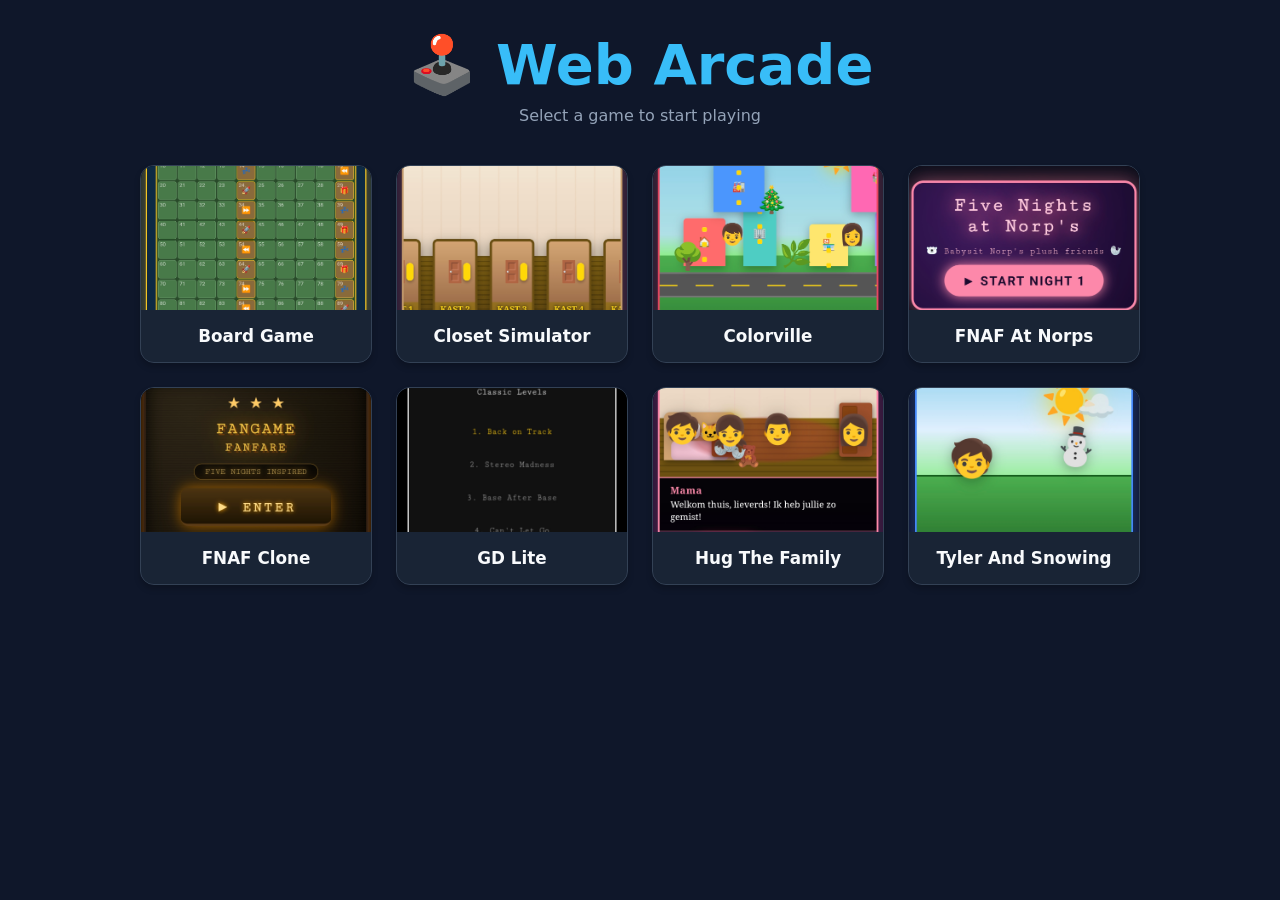
<file: index.html>
<!DOCTYPE html>
<html lang="en">
<head>
    <meta charset="UTF-8">
    <meta name="viewport" content="width=device-width, initial-scale=1.0">
    <title>Web Arcade</title>
    <!-- Links your external style sheet -->
    <link rel="stylesheet" href="style.css">
</head>
<body>

    <!-- TOP NAVIGATION BAR (Shows only when playing a game) -->
    <div id="top-bar">
        <button class="back-btn" onclick="closeGame()">← Back to Arcade</button>
    </div>
    <iframe id="game-frame"></iframe>

    <!-- MAIN ARCADE DASHBOARD -->
    <div id="dashboard" class="main-content">
        <h1>🕹️ Web Arcade</h1>
        <div class="subtitle">Select a game to start playing</div>
        
        <div class="game-grid">
            <div class="game-card" onclick="launchGame('board game.html')">
                <div class="thumb-box"><img src="board game.jpg" alt="Board Game"></div>
                <p class="game-title">Board Game</p>
            </div>
            <div class="game-card" onclick="launchGame('closet simulator.html')">
                <div class="thumb-box"><img src="closet simulator.jpg" alt="Closet Simulator"></div>
                <p class="game-title">Closet Simulator</p>
            </div>
            <div class="game-card" onclick="launchGame('colorville.html')">
                <div class="thumb-box"><img src="colorville.jpg" alt="Colorville"></div>
                <p class="game-title">Colorville</p>
            </div>
            <div class="game-card" onclick="launchGame('fnaf at norps.html')">
                <div class="thumb-box"><img src="fnaf at norps.jpg" alt="FNAF at Norps"></div>
                <p class="game-title">FNAF at Norps</p>
            </div>
            <div class="game-card" onclick="launchGame('fnaf clone.html')">
                <div class="thumb-box"><img src="fnaf clone.jpg" alt="FNAF Clone"></div>
                <p class="game-title">FNAF Clone</p>
            </div>
            <div class="game-card" onclick="launchGame('gd.html')">
                <div class="thumb-box"><img src="gd.jpg" alt="GD Lite"></div>
                <p class="game-title">GD Lite</p>
            </div>
            <div class="game-card" onclick="launchGame('hug the family.html')">
                <div class="thumb-box"><img src="hug the family.jpg" alt="Hug The Family"></div>
                <p class="game-title">Hug The Family</p>
            </div>
            <div class="game-card" onclick="launchGame('Tyler and snowing.html')">
                <div class="thumb-box"><img src="tyler and snowing.jpg" alt="Tyler and Snowing"></div>
                <p class="game-title">Tyler and Snowing</p>
            </div>
        </div>
    </div>

    <script>
        function launchGame(url) {
            document.getElementById('dashboard').style.display = 'none';
            document.getElementById('top-bar').style.display = 'flex';
            
            const frame = document.getElementById('game-frame');
            frame.style.display = 'block';
            frame.src = url;
        }

        function closeGame() {
            const frame = document.getElementById('game-frame');
            frame.style.display = 'none';
            frame.src = ''; 
            
            document.getElementById('top-bar').style.display = 'none';
            document.getElementById('dashboard').style.display = 'flex';
        }
    </script>
</body>
</html>
</file>
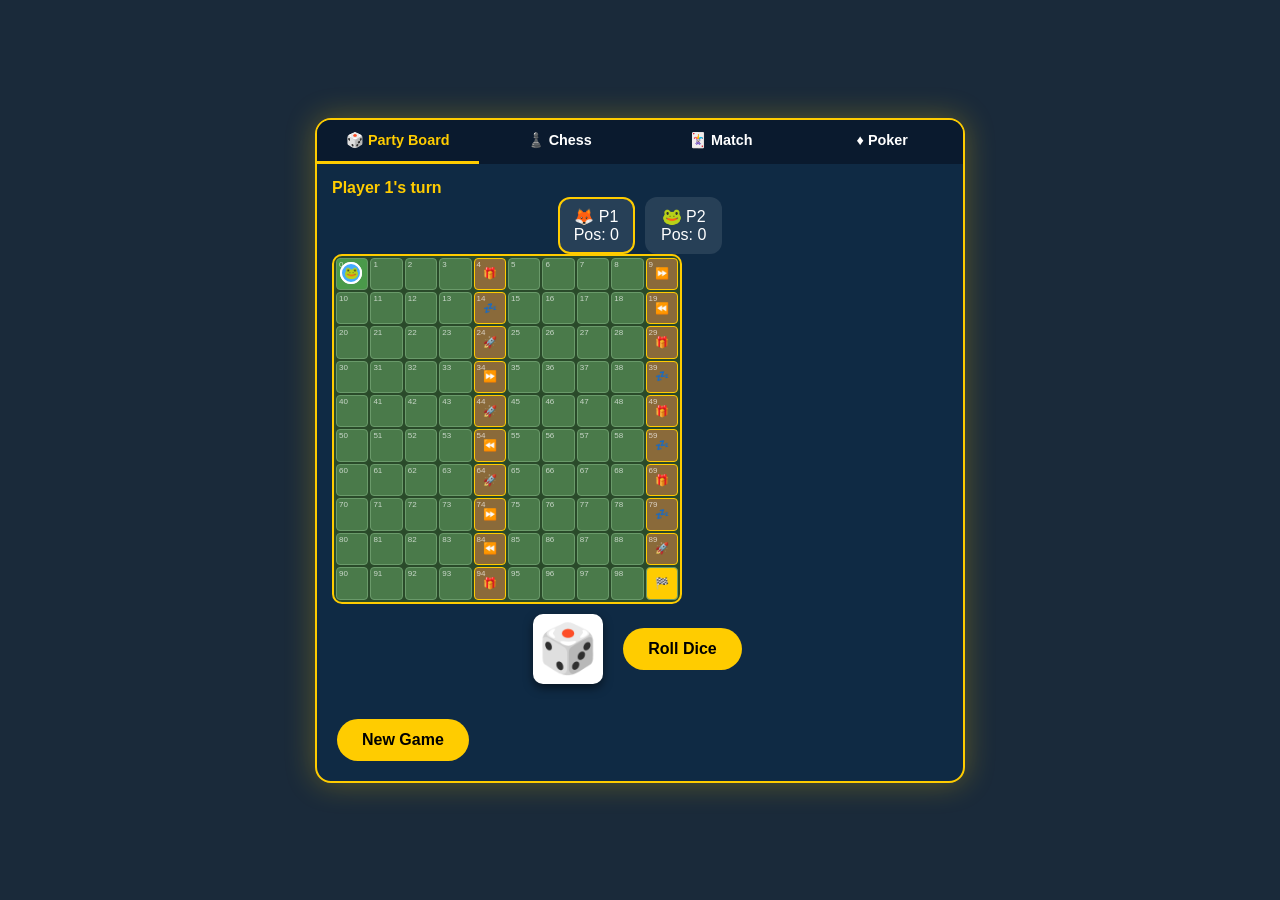
<file: board game.html>
<!DOCTYPE html>
<html lang="en">
<head>
  <meta charset="UTF-8">
  <meta name="viewport" content="width=device-width, initial-scale=1.0, maximum-scale=1.0, user-scalable=yes, viewport-fit=cover">
  <title>Local Multiplayer Hub</title>
  <style>
    * { margin:0; padding:0; box-sizing:border-box; -webkit-tap-highlight-color:transparent; user-select:none; }
    body { background:#1a2a3a; min-height:100vh; display:flex; justify-content:center; align-items:center; font-family:'Segoe UI',Arial,sans-serif; padding:8px; touch-action:manipulation; }
    .hub { width:100%; max-width:650px; background:#0f2a44; border-radius:16px; border:2px solid #ffcc00; overflow:hidden; box-shadow:0 0 30px rgba(255,204,0,0.3); }
    .tabs { display:flex; background:#0a1a2e; }
    .tab-btn { flex:1; padding:12px 5px; background:transparent; border:none; color:#fff; font-weight:bold; cursor:pointer; font-size:0.9rem; border-bottom:3px solid transparent; transition:0.2s; }
    .tab-btn.active { border-bottom-color:#ffcc00; color:#ffcc00; }
    .game-panel { display:none; padding:15px; min-height:400px; }
    .game-panel.active { display:block; }

    /* Shared buttons */
    .btn { background:#ffcc00; border:none; padding:12px 25px; border-radius:25px; font-weight:bold; font-size:1rem; cursor:pointer; margin:5px; }
    .btn:active { background:#ffaa00; transform:scale(0.95); }
    .btn:disabled { opacity:0.5; pointer-events:none; }

    /* Board game */
    .board-grid { display:grid; grid-template-columns:repeat(10,1fr); gap:2px; aspect-ratio:1/1; max-height:350px; background:#2a4a2a; border:2px solid #ffcc00; border-radius:10px; padding:2px; margin-bottom:10px; position:relative; }
    .cell { background:#4a7a4a; border-radius:4px; display:flex; align-items:center; justify-content:center; font-size:0.7rem; color:#fff; position:relative; border:1px solid #6a9a6a; }
    .cell.special { background:#8a6a3a; border-color:#ffcc00; }
    .cell.start { background:#4a9a4a; } .cell.finish { background:#ffcc00; color:#000; }
    .player-token { position:absolute; width:22px; height:22px; border-radius:50%; border:2px solid #fff; display:flex; align-items:center; justify-content:center; font-size:12px; z-index:10; transform:translate(-50%,-50%); transition:left 0.3s,top 0.3s; pointer-events:none; }
    .dice-area { display:flex; align-items:center; gap:15px; justify-content:center; margin:10px 0; }
    .dice { font-size:3rem; width:70px; height:70px; background:#fff; border-radius:10px; display:flex; align-items:center; justify-content:center; box-shadow:0 4px 10px rgba(0,0,0,0.5); }
    @keyframes rollDice { 0%{transform:rotateZ(0deg) scale(1);} 50%{transform:rotateZ(20deg) scale(1.1);} 100%{transform:rotateZ(0deg) scale(1);} }
    .dice.rolling { animation:rollDice 0.5s; }
    .player-info { display:flex; gap:10px; flex-wrap:wrap; justify-content:center; }
    .player-card { background:rgba(255,255,255,0.1); border-radius:12px; padding:8px 14px; text-align:center; color:#fff; border:2px solid transparent; }
    .player-card.active { border-color:#ffcc00; }

    /* Chess */
    .chess-board { display:grid; grid-template-columns:repeat(8,1fr); aspect-ratio:1/1; max-width:350px; margin:0 auto; border:2px solid #ffcc00; }
    .chess-cell { display:flex; align-items:center; justify-content:center; font-size:1.5rem; background:#eee; }
    .chess-cell.dark { background:#6a4e2e; }
    .chess-cell.selected { outline:3px solid #ffcc00; }
    .chess-message { color:#ffcc00; text-align:center; margin:10px 0; }

    /* Card Match */
    .card-grid { display:grid; grid-template-columns:repeat(4,1fr); gap:8px; max-width:350px; margin:0 auto; }
    .card { aspect-ratio:2/3; background:#ffcc00; border-radius:8px; display:flex; align-items:center; justify-content:center; font-size:2rem; cursor:pointer; transition:0.3s; }
    .card.flipped { background:#fff; }
    .card.matched { opacity:0.3; pointer-events:none; }

    /* Poker */
    .poker-table { background:#2e4d2e; border-radius:15px; padding:20px; text-align:center; color:#fff; }
    .hand { display:flex; gap:10px; justify-content:center; flex-wrap:wrap; }
    .poker-card { background:#fff; border-radius:8px; padding:10px 15px; font-size:1.5rem; box-shadow:0 2px 8px rgba(0,0,0,0.3); }
    .controls { margin-top:15px; }
  </style>
</head>
<body>
<div class="hub">
  <div class="tabs">
    <button class="tab-btn active" onclick="switchTab('board')">🎲 Party Board</button>
    <button class="tab-btn" onclick="switchTab('chess')">♟️ Chess</button>
    <button class="tab-btn" onclick="switchTab('cards')">🃏 Match</button>
    <button class="tab-btn" onclick="switchTab('poker')">♦️ Poker</button>
  </div>

  <!-- Party Board -->
  <div id="boardPanel" class="game-panel active">
    <div class="turn-indicator" id="turnText" style="color:#ffcc00; font-weight:bold;">Player 1's turn</div>
    <div class="player-info" id="playerInfo"></div>
    <div class="board-grid" id="boardGrid"></div>
    <div class="dice-area">
      <div class="dice" id="diceDisplay">🎲</div>
      <button class="btn" id="rollBtn">Roll Dice</button>
    </div>
    <div id="messageArea" style="color:#ffcc00; min-height:20px;"></div>
    <button class="btn" onclick="resetBoardGame()">New Game</button>
  </div>

  <!-- Chess -->
  <div id="chessPanel" class="game-panel">
    <div class="chess-message" id="chessMessage">White's turn</div>
    <div class="chess-board" id="chessBoard"></div>
    <button class="btn" onclick="resetChess()">Restart</button>
  </div>

  <!-- Card Match -->
  <div id="cardsPanel" class="game-panel">
    <div class="card-grid" id="cardGrid"></div>
    <div style="color:#ffcc00; text-align:center; margin:10px;" id="cardMessage">Find matching pairs!</div>
    <button class="btn" onclick="resetCardGame()">New Game</button>
  </div>

  <!-- Poker -->
  <div id="pokerPanel" class="game-panel">
    <div class="poker-table">
      <h2>Poker Hand Evaluator</h2>
      <div class="hand" id="pokerHand"></div>
      <div class="controls">
        <button class="btn" onclick="dealPoker()">Deal Hand</button>
        <span id="pokerResult" style="color:#ffcc00; margin-left:15px;"></span>
      </div>
    </div>
  </div>
</div>

<script>
// ---------- TAB SWITCHING ----------
function switchTab(tab) {
  document.querySelectorAll('.tab-btn').forEach(b => b.classList.remove('active'));
  document.querySelectorAll('.game-panel').forEach(p => p.classList.remove('active'));
  if (tab==='board') { document.getElementById('boardPanel').classList.add('active'); document.querySelector('.tab-btn:nth-child(1)').classList.add('active'); }
  else if (tab==='chess') { document.getElementById('chessPanel').classList.add('active'); document.querySelector('.tab-btn:nth-child(2)').classList.add('active'); initChess(); }
  else if (tab==='cards') { document.getElementById('cardsPanel').classList.add('active'); document.querySelector('.tab-btn:nth-child(3)').classList.add('active'); initCardGame(); }
  else if (tab==='poker') { document.getElementById('pokerPanel').classList.add('active'); document.querySelector('.tab-btn:nth-child(4)').classList.add('active'); }
}

// ================== PARTY BOARD GAME ==================
const TOTAL_CELLS = 100, COLS = 10;
let boardPlayers = [], currentPlayer = 0, boardActive = false, isRolling = false;
const playerColors = ['#ff4444','#44aaff','#44ff44','#ffaa44'];
const playerEmojis = ['🦊','🐸','🐼','🦁'];
const specialSpaces = {4:{type:'bonus',icon:'🎁'},9:{type:'move',icon:'⏩',value:3},14:{type:'skip',icon:'💤'},19:{type:'move',icon:'⏪',value:-2},24:{type:'teleport',icon:'🚀',value:40},29:{type:'bonus',icon:'🎁'},34:{type:'move',icon:'⏩',value:4},39:{type:'skip',icon:'💤'},44:{type:'teleport',icon:'🚀',value:60},49:{type:'bonus',icon:'🎁'},54:{type:'move',icon:'⏪',value:-3},59:{type:'skip',icon:'💤'},64:{type:'teleport',icon:'🚀',value:80},69:{type:'bonus',icon:'🎁'},74:{type:'move',icon:'⏩',value:5},79:{type:'skip',icon:'💤'},84:{type:'move',icon:'⏪',value:-4},89:{type:'teleport',icon:'🚀',value:98},94:{type:'bonus',icon:'🎁'},99:{type:'finish',icon:'🏆'}};

function indexToGrid(i) {
  const row = Math.floor(i/COLS);
  const col = row%2===0 ? i%COLS : COLS-1-(i%COLS);
  return {row, col};
}

function createBoard() {
  const grid = document.getElementById('boardGrid');
  grid.innerHTML = '';
  for (let i=0; i<TOTAL_CELLS; i++) {
    const cell = document.createElement('div');
    cell.className = 'cell';
    cell.dataset.index = i;
    const num = document.createElement('span'); num.textContent=i; num.style.fontSize='0.5rem'; num.style.position='absolute'; num.style.top='1px'; num.style.left='2px'; num.style.color='rgba(255,255,255,0.7)';
    cell.appendChild(num);
    if (i===0) cell.classList.add('start');
    if (specialSpaces[i] && i!==99) { cell.classList.add('special'); cell.innerHTML += specialSpaces[i].icon; }
    if (i===99) { cell.classList.add('finish'); cell.innerHTML = '🏁'; }
    grid.appendChild(cell);
  }
}

function createTokens() {
  document.querySelectorAll('.player-token').forEach(t=>t.remove());
  boardPlayers.forEach((p,idx)=>{
    const token = document.createElement('div');
    token.className = 'player-token';
    token.id = `token-${idx}`;
    token.style.background = playerColors[idx];
    token.textContent = playerEmojis[idx];
    document.getElementById('boardGrid').appendChild(token);
  });
  updateAllTokens();
}

function updateTokenPosition(idx) {
  const token = document.getElementById(`token-${idx}`);
  if (!token) return;
  const pos = boardPlayers[idx].position;
  const {row, col} = indexToGrid(pos);
  const cellSize = document.getElementById('boardGrid').clientWidth / COLS;
  token.style.left = (col*cellSize + cellSize/2) + 'px';
  token.style.top = (row*cellSize + cellSize/2) + 'px';
}

function updateAllTokens() { boardPlayers.forEach((_,i)=>updateTokenPosition(i)); }

function updatePlayerInfo() {
  const container = document.getElementById('playerInfo');
  container.innerHTML = '';
  boardPlayers.forEach((p,idx)=>{
    const card = document.createElement('div');
    card.className = 'player-card' + (idx===currentPlayer?' active':'');
    card.innerHTML = `${playerEmojis[idx]} P${idx+1}<br>Pos: ${p.position}` + (p.skipTurn?'<br>SKIP':'');
    container.appendChild(card);
  });
  document.getElementById('turnText').textContent = `Player ${currentPlayer+1}'s turn`;
}

function rollDice() {
  if (!boardActive || isRolling) return;
  if (boardPlayers[currentPlayer].skipTurn) {
    document.getElementById('messageArea').textContent = 'Turn skipped!';
    boardPlayers[currentPlayer].skipTurn = false;
    nextTurn();
    return;
  }
  isRolling = true;
  document.getElementById('rollBtn').disabled = true;
  const dice = document.getElementById('diceDisplay');
  dice.classList.add('rolling');
  const interval = setInterval(()=>{ dice.textContent = ['⚀','⚁','⚂','⚃','⚄','⚅'][Math.floor(Math.random()*6)]; }, 80);
  setTimeout(()=>{
    clearInterval(interval);
    const val = Math.floor(Math.random()*6)+1;
    dice.textContent = ['⚀','⚁','⚂','⚃','⚄','⚅'][val-1];
    dice.classList.remove('rolling');
    movePlayer(val);
  }, 600);
}

function movePlayer(steps) {
  const p = boardPlayers[currentPlayer];
  let target = Math.min(p.position + steps, TOTAL_CELLS-1);
  animateMove(p, target, ()=>{
    p.position = target;
    updateAllTokens();
    checkSpecial(p, target);
  });
}

function animateMove(player, target, cb) {
  let current = player.position;
  if (current===target) { cb(); return; }
  const interval = setInterval(()=>{
    current++;
    player.position = current;
    updateTokenPosition(currentPlayer);
    if (current >= target) { clearInterval(interval); cb(); }
  }, 100);
}

function checkSpecial(player, pos) {
  const s = specialSpaces[pos];
  if (!s) { endMove(false); return; }
  document.getElementById('messageArea').textContent = s.icon + ' ' + (s.type==='finish'?'YOU WIN!':s.type);
  if (s.type==='bonus') { setTimeout(()=>{ endMove(true); }, 500); }
  else if (s.type==='move') {
    let newPos = Math.max(0, Math.min(TOTAL_CELLS-1, pos + s.value));
    setTimeout(()=>{
      animateMove(player, newPos, ()=>{ player.position = newPos; updateAllTokens(); endMove(false); });
    }, 500);
  } else if (s.type==='skip') { player.skipTurn = true; endMove(false); }
  else if (s.type==='teleport') {
    setTimeout(()=>{
      animateMove(player, s.value, ()=>{ player.position = s.value; updateAllTokens(); endMove(false); });
    }, 500);
  } else if (s.type==='finish') {
    boardActive = false; document.getElementById('rollBtn').disabled = true;
    setTimeout(()=>{ alert(`Player ${currentPlayer+1} wins!`); resetBoardGame(); }, 200);
  }
}

function endMove(extraRoll) {
  if (!extraRoll) nextTurn();
  isRolling = false;
  document.getElementById('rollBtn').disabled = false;
  updatePlayerInfo();
  updateAllTokens();
}

function nextTurn() {
  currentPlayer = (currentPlayer+1) % boardPlayers.length;
  updatePlayerInfo();
}

function resetBoardGame() {
  boardActive = false; isRolling = false;
  document.getElementById('rollBtn').disabled = true;
  document.getElementById('diceDisplay').textContent = '🎲';
  document.getElementById('messageArea').textContent = '';
  document.querySelectorAll('.player-token').forEach(t=>t.remove());
  // Reset to 2 players by default
  boardPlayers = [{position:0,skipTurn:false},{position:0,skipTurn:false}];
  currentPlayer = 0;
  boardActive = true;
  document.getElementById('rollBtn').disabled = false;
  createBoard(); createTokens(); updateAllTokens(); updatePlayerInfo();
}

document.getElementById('rollBtn').addEventListener('click', rollDice);
window.addEventListener('resize', ()=>{ if (boardActive) updateAllTokens(); });
createBoard();

// ================== CHESS (simplified) ==================
let chessBoard = [], chessTurn = 'white', selectedCell = null;
function initChess() {
  const board = document.getElementById('chessBoard');
  board.innerHTML = '';
  chessBoard = Array(8).fill().map(()=>Array(8).fill(null));
  // Place pieces: white on bottom (row 6-7), black on top (row 0-1)
  const setup = [
    '♜♞♝♛♚♝♞♜',
    '♟♟♟♟♟♟♟♟',
    '        ',
    '        ',
    '        ',
    '        ',
    '♙♙♙♙♙♙♙♙',
    '♖♘♗♕♔♗♘♖'
  ];
  for (let r=0; r<8; r++) {
    for (let c=0; c<8; c++) {
      const piece = setup[r].trim()[c] || '';
      if (piece !== ' ') chessBoard[r][c] = {type: piece, color: r<=1 ? 'black' : 'white'};
      const cell = document.createElement('div');
      cell.className = 'chess-cell' + ((r+c)%2===0 ? '' : ' dark');
      cell.dataset.row = r; cell.dataset.col = c;
      cell.textContent = piece || '';
      cell.addEventListener('click', ()=>onChessClick(r,c,cell));
      board.appendChild(cell);
    }
  }
  chessTurn = 'white'; selectedCell = null;
  document.getElementById('chessMessage').textContent = 'White\'s turn';
}

function onChessClick(r,c,cell) {
  if (selectedCell && selectedCell.r===r && selectedCell.c===c) {
    cell.classList.remove('selected'); selectedCell = null; return;
  }
  if (selectedCell) {
    // move attempt
    const piece = chessBoard[selectedCell.r][selectedCell.c];
    if (piece && piece.color === chessTurn) {
      // simple validation: must be a different square and not capture own piece
      if ((chessBoard[r][c]===null || chessBoard[r][c].color !== piece.color) &&
          (r!==selectedCell.r || c!==selectedCell.c)) {
        chessBoard[r][c] = piece;
        chessBoard[selectedCell.r][selectedCell.c] = null;
        document.querySelectorAll('.chess-cell').forEach(cell=>cell.classList.remove('selected'));
        selectedCell = null;
        chessTurn = chessTurn==='white'?'black':'white';
        document.getElementById('chessMessage').textContent = chessTurn==='white'?'White\'s turn':'Black\'s turn';
        renderChessBoard();
        return;
      }
    }
    document.querySelectorAll('.chess-cell').forEach(cell=>cell.classList.remove('selected'));
  }
  if (chessBoard[r][c] && chessBoard[r][c].color === chessTurn) {
    cell.classList.add('selected');
    selectedCell = {r,c};
  } else { selectedCell = null; }
}

function renderChessBoard() {
  const board = document.getElementById('chessBoard');
  const cells = board.children;
  for (let r=0; r<8; r++) {
    for (let c=0; c<8; c++) {
      const piece = chessBoard[r][c];
      cells[r*8+c].textContent = piece ? piece.type : '';
    }
  }
}

function resetChess() { initChess(); }

// ================== CARD MATCH ==================
let cardSymbols = '🦊🐸🐼🦁🐱🐶🐰🐻'.split(''), cardDeck = [], cardFlipped = [], cardLocked = false, cardFirst = null;

function initCardGame() {
  const grid = document.getElementById('cardGrid');
  grid.innerHTML = '';
  cardDeck = [...cardSymbols, ...cardSymbols].sort(()=>Math.random()-0.5);
  cardFlipped = new Array(16).fill(false);
  cardLocked = false; cardFirst = null;
  document.getElementById('cardMessage').textContent = 'Find matching pairs!';
  for (let i=0; i<16; i++) {
    const card = document.createElement('div');
    card.className = 'card';
    card.dataset.index = i;
    card.addEventListener('click', ()=>flipCard(i, card));
    grid.appendChild(card);
  }
}

function flipCard(i, card) {
  if (cardLocked || cardFlipped[i]) return;
  card.classList.add('flipped');
  card.textContent = cardDeck[i];
  cardFlipped[i] = true;
  if (!cardFirst) { cardFirst = {i, card}; return; }
  // second card
  if (cardDeck[cardFirst.i] === cardDeck[i]) {
    // match
    cardFirst.card.classList.add('matched');
    card.classList.add('matched');
    document.getElementById('cardMessage').textContent = 'Match!';
    cardFirst = null;
    if (document.querySelectorAll('.card.matched').length === 16) {
      document.getElementById('cardMessage').textContent = 'You win!';
    }
  } else {
    cardLocked = true;
    document.getElementById('cardMessage').textContent = 'No match...';
    setTimeout(()=>{
      cardFirst.card.classList.remove('flipped');
      cardFirst.card.textContent = '';
      card.classList.remove('flipped');
      card.textContent = '';
      cardFlipped[cardFirst.i] = false;
      cardFlipped[i] = false;
      cardFirst = null;
      cardLocked = false;
    }, 800);
  }
}

function resetCardGame() { initCardGame(); }

// ================== POKER ==================
function dealPoker() {
  const suits = ['♠','♥','♦','♣'];
  const values = ['2','3','4','5','6','7','8','9','10','J','Q','K','A'];
  const hand = [];
  for (let i=0; i<5; i++) {
    const suit = suits[Math.floor(Math.random()*4)];
    const val = values[Math.floor(Math.random()*13)];
    hand.push({suit, val});
  }
  document.getElementById('pokerHand').innerHTML = hand.map(c=>`<div class="poker-card">${c.val}${c.suit}</div>`).join('');
  const result = evaluatePoker(hand);
  document.getElementById('pokerResult').textContent = result;
}

function evaluatePoker(hand) {
  const values = hand.map(c=>c.val);
  const suits = hand.map(c=>c.suit);
  const isFlush = suits.every(s=>s===suits[0]);
  const order = ['2','3','4','5','6','7','8','9','10','J','Q','K','A'];
  const indices = values.map(v=>order.indexOf(v)).sort((a,b)=>a-b);
  const isStraight = indices.every((v,i)=>i===0||v===indices[i-1]+1) || (indices.join(',')==='0,1,2,3,12');
  const counts = {}; values.forEach(v=>counts[v]=(counts[v]||0)+1);
  const countVals = Object.values(counts).sort((a,b)=>b-a);
  if (isStraight && isFlush) return 'Straight Flush!';
  if (countVals[0]===4) return 'Four of a Kind!';
  if (countVals[0]===3 && countVals[1]===2) return 'Full House!';
  if (isFlush) return 'Flush!';
  if (isStraight) return 'Straight!';
  if (countVals[0]===3) return 'Three of a Kind!';
  if (countVals[0]===2 && countVals[1]===2) return 'Two Pair!';
  if (countVals[0]===2) return 'One Pair!';
  return 'High Card';
}

// Initialize board game on load
boardPlayers = [{position:0,skipTurn:false},{position:0,skipTurn:false}];
boardActive = true; currentPlayer = 0;
createBoard(); createTokens(); updateAllTokens(); updatePlayerInfo();
document.getElementById('rollBtn').disabled = false;
</script>
</body>
</html>
</file>
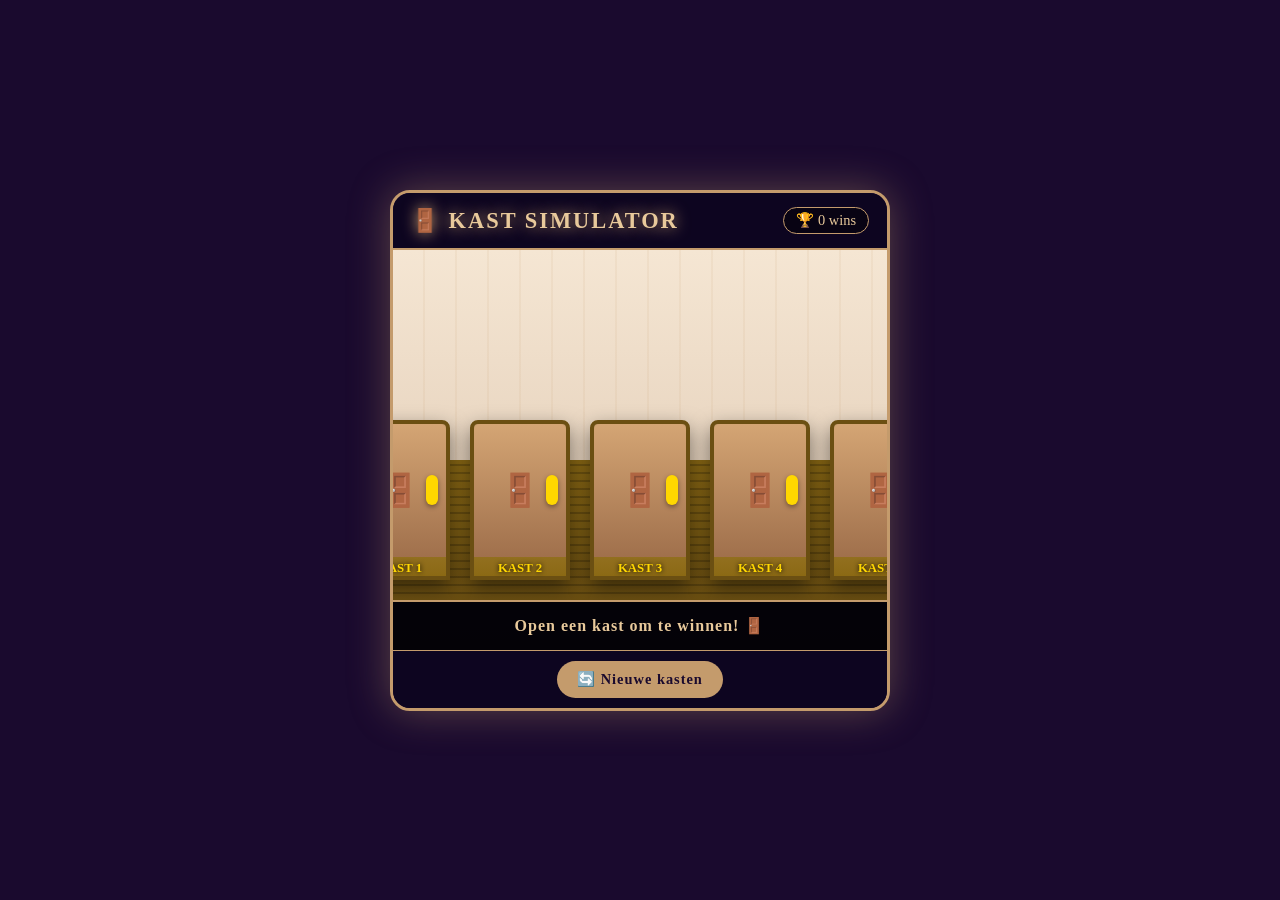
<file: closet simulator.html>
<!DOCTYPE html>
<html lang="nl">
<head>
  <meta charset="UTF-8">
  <meta name="viewport" content="width=device-width, initial-scale=1.0, maximum-scale=1.0, user-scalable=yes, viewport-fit=cover">
  <title>Kast Simulator • Open de juiste kast!</title>
  <style>
    * { margin: 0; padding: 0; box-sizing: border-box; -webkit-tap-highlight-color: transparent; user-select: none; }
    body {
      background: #1a0a2e;
      min-height: 100vh;
      display: flex;
      justify-content: center;
      align-items: center;
      font-family: 'Segoe UI', 'Georgia', serif;
      padding: 8px;
      margin: 0;
      touch-action: manipulation;
    }
    .game-container {
      width: 100%;
      max-width: 500px;
      background: linear-gradient(180deg, #2d1b4e 0%, #1a0a2e 100%);
      border: 3px solid #c49b6c;
      border-radius: 20px;
      overflow: hidden;
      box-shadow: 0 0 40px rgba(196, 155, 108, 0.4);
      position: relative;
    }
    .game-header {
      background: #0d0520;
      padding: 14px 18px;
      display: flex;
      justify-content: space-between;
      align-items: center;
      border-bottom: 2px solid #c49b6c;
    }
    .game-title {
      color: #e8c99b;
      font-size: 1.4rem;
      font-weight: bold;
      letter-spacing: 2px;
      text-shadow: 0 0 15px #c49b6c;
    }
    .score-display {
      color: #e8c99b;
      font-size: 0.9rem;
      background: rgba(0,0,0,0.4);
      padding: 4px 12px;
      border-radius: 15px;
      border: 1px solid #c49b6c;
    }
    .scene {
      width: 100%;
      height: 350px;
      background: linear-gradient(180deg, #2a1a3e 0%, #1a0a2e 40%, #3d2b1a 60%, #2d1b0e 100%);
      position: relative;
      overflow: hidden;
      display: flex;
      align-items: flex-end;
      justify-content: center;
      gap: 20px;
      padding: 20px;
    }
    .wall {
      position: absolute;
      top: 0; width: 100%; height: 60%;
      background: linear-gradient(180deg, #f5e6d3 0%, #e8d5c0 100%);
    }
    .wallpaper {
      position: absolute;
      top: 0; width: 100%; height: 100%;
      background: repeating-linear-gradient(90deg, transparent 0px, transparent 30px, rgba(196,155,108,0.1) 30px, rgba(196,155,108,0.1) 32px);
    }
    .floor {
      position: absolute;
      bottom: 0; width: 100%; height: 40%;
      background: linear-gradient(180deg, #8B6914 0%, #6B4F12 100%);
    }
    .floor-wood {
      position: absolute; bottom: 0; width: 100%; height: 100%;
      background: repeating-linear-gradient(0deg, transparent 0px, transparent 6px, rgba(0,0,0,0.2) 6px, rgba(0,0,0,0.2) 8px);
    }
    .kast {
      width: 100px;
      height: 160px;
      background: linear-gradient(180deg, #c49b6c, #8B6914);
      border: 4px solid #6B4F12;
      border-radius: 8px 8px 0 0;
      cursor: pointer;
      transition: all 0.3s ease;
      z-index: 10;
      display: flex;
      flex-direction: column;
      align-items: center;
      justify-content: center;
      box-shadow: 0 8px 20px rgba(0,0,0,0.5);
    }
    .kast:hover {
      transform: scale(1.05);
      filter: brightness(1.2);
    }
    .kast:active {
      transform: scale(0.95);
    }
    .kast-door {
      width: 100%;
      height: 100%;
      background: linear-gradient(180deg, #d4a574, #a0704c);
      border-radius: 6px 6px 0 0;
      display: flex;
      flex-direction: column;
      align-items: center;
      justify-content: center;
      font-size: 3rem;
      position: relative;
    }
    .kast-handle {
      position: absolute;
      width: 12px;
      height: 30px;
      background: #FFD700;
      border-radius: 6px;
      right: 8px;
      top: 50%;
      transform: translateY(-50%);
      box-shadow: 0 2px 5px rgba(0,0,0,0.4);
    }
    .kast.open {
      background: #3d2b1a;
      transform: scale(1.08);
      box-shadow: 0 0 30px #FFD700;
    }
    .kast.open .kast-door {
      background: #2a1a0e;
    }
    .kast-number {
      font-size: 0.8rem;
      color: #FFD700;
      font-weight: bold;
      margin-top: 4px;
      text-shadow: 0 0 5px black;
    }
    .message-area {
      background: rgba(0,0,0,0.85);
      padding: 12px 18px;
      border-top: 2px solid #c49b6c;
      text-align: center;
      min-height: 50px;
      display: flex;
      align-items: center;
      justify-content: center;
    }
    .message-text {
      color: #e8c99b;
      font-size: 1rem;
      font-weight: bold;
      letter-spacing: 1px;
    }
    .controls {
      background: #0d0520;
      padding: 10px 16px;
      display: flex;
      gap: 8px;
      flex-wrap: wrap;
      border-top: 1px solid #c49b6c;
      justify-content: center;
    }
    .btn {
      background: #c49b6c;
      border: none;
      color: #1a0a2e;
      padding: 10px 20px;
      border-radius: 25px;
      font-size: 0.9rem;
      font-weight: bold;
      cursor: pointer;
      transition: 0.2s;
      letter-spacing: 1px;
      font-family: inherit;
    }
    .btn:hover, .btn:active {
      background: #d4a574;
      box-shadow: 0 0 20px #c49b6c;
      transform: scale(1.05);
    }
    .win-overlay {
      position: absolute;
      top: 0; left: 0; width: 100%; height: 100%;
      background: rgba(0,0,0,0.85);
      z-index: 25;
      display: none;
      flex-direction: column;
      align-items: center;
      justify-content: center;
      gap: 15px;
      animation: fadeIn 0.5s ease-out;
    }
    .win-overlay.active { display: flex; }
    @keyframes fadeIn { 0% { opacity: 0; } 100% { opacity: 1; } }
    .win-title {
      color: #FFD700;
      font-size: 2rem;
      font-weight: bold;
      text-shadow: 0 0 30px #FFD700;
      animation: pulse 1s ease-in-out infinite;
    }
    @keyframes pulse { 0%,100% { transform: scale(1); } 50% { transform: scale(1.1); } }
    .win-message {
      color: #e8c99b;
      font-size: 1rem;
      text-align: center;
      line-height: 1.6;
    }
    .particle {
      position: absolute;
      pointer-events: none;
      z-index: 20;
      animation: floatUp 1.5s ease-out forwards;
    }
    @keyframes floatUp {
      0% { opacity: 1; transform: translateY(0) scale(1); }
      100% { opacity: 0; transform: translateY(-80px) scale(0.5); }
    }
    @media (max-width: 500px) {
      .scene { height: 280px; gap: 10px; padding: 10px; }
      .kast { width: 75px; height: 130px; }
      .kast-door { font-size: 2.5rem; }
    }
  </style>
</head>
<body>
<div class="game-container" id="gameContainer">
  <div class="game-header">
    <span class="game-title">🚪 KAST SIMULATOR</span>
    <span class="score-display">🏆 <span id="winCount">0</span> wins</span>
  </div>

  <div class="scene" id="scene">
    <div class="wall"><div class="wallpaper"></div></div>
    <div class="floor"><div class="floor-wood"></div></div>
    <div id="kastContainer" style="display:flex; gap:20px; z-index:10;"></div>
  </div>

  <div class="message-area">
    <span class="message-text" id="messageText">Open een kast om te winnen! 🚪</span>
  </div>

  <div class="controls">
    <button class="btn" onclick="resetGame()">🔄 Nieuwe kasten</button>
  </div>

  <div class="win-overlay" id="winOverlay">
    <div class="win-title">🎉 GEWONNEN! 🎉</div>
    <div class="win-message" id="winMessage">Je hebt de juiste kast geopend!</div>
    <button class="btn" onclick="resetGame()">🔄 Opnieuw spelen</button>
  </div>
</div>

<script>
(function() {
  let audioCtx = null;
  function initAudio() { if (!audioCtx) audioCtx = new (window.AudioContext||window.webkitAudioContext)(); if (audioCtx.state==='suspended') audioCtx.resume(); }
  
  function playOpenSound(success) {
    try {
      initAudio();
      const now = audioCtx.currentTime;
      const osc = audioCtx.createOscillator();
      const gain = audioCtx.createGain();
      if (success) {
        osc.type = 'triangle';
        osc.frequency.setValueAtTime(523, now);
        osc.frequency.setValueAtTime(659, now + 0.15);
        osc.frequency.setValueAtTime(784, now + 0.3);
        gain.gain.setValueAtTime(0.2, now);
        gain.gain.exponentialRampToValueAtTime(0.001, now + 0.6);
      } else {
        osc.type = 'sine';
        osc.frequency.setValueAtTime(200, now);
        osc.frequency.linearRampToValueAtTime(100, now + 0.3);
        gain.gain.setValueAtTime(0.15, now);
        gain.gain.exponentialRampToValueAtTime(0.001, now + 0.4);
      }
      osc.connect(gain);
      gain.connect(audioCtx.destination);
      osc.start(now);
      osc.stop(now + 0.7);
    } catch(e) {}
  }

  function playWinSound() {
    try {
      initAudio();
      const now = audioCtx.currentTime;
      [523, 659, 784, 1047].forEach((freq, i) => {
        const osc = audioCtx.createOscillator();
        const gain = audioCtx.createGain();
        osc.type = 'triangle';
        osc.frequency.setValueAtTime(freq, now + i * 0.2);
        gain.gain.setValueAtTime(0, now + i * 0.2);
        gain.gain.linearRampToValueAtTime(0.2, now + i * 0.2 + 0.1);
        gain.gain.exponentialRampToValueAtTime(0.001, now + i * 0.2 + 0.5);
        osc.connect(gain);
        gain.connect(audioCtx.destination);
        osc.start(now + i * 0.2);
        osc.stop(now + i * 0.2 + 0.6);
      });
    } catch(e) {}
  }

  const state = {
    numKasten: 5,
    winningKast: 0,
    opened: [],
    wins: 0,
    gameActive: true
  };

  const kastEmojis = ['👻', '🧸', '👾', '🎈', '📦', '🕯️', '🧹', '👕', '🧦', '📚'];
  const winEmojis = ['🌟', '💎', '👑', '🎁', '🏆', '💖', '✨', '🎉'];

  function spawnParticles(x, y, count = 8) {
    const scene = document.getElementById('scene');
    for (let i = 0; i < count; i++) {
      const p = document.createElement('span');
      p.className = 'particle';
      p.textContent = ['✨','💫','⭐','🌟'][Math.floor(Math.random()*4)];
      p.style.left = (x + Math.random() * 40 - 20) + 'px';
      p.style.top = (y + Math.random() * 20) + 'px';
      p.style.fontSize = (1 + Math.random() * 2) + 'rem';
      scene.appendChild(p);
      setTimeout(() => p.remove(), 1500);
    }
  }

  function createKasten() {
    state.winningKast = Math.floor(Math.random() * state.numKasten);
    state.opened = new Array(state.numKasten).fill(false);
    state.gameActive = true;
    document.getElementById('winOverlay').classList.remove('active');
    document.getElementById('messageText').textContent = 'Open een kast om te winnen! 🚪';
    
    const container = document.getElementById('kastContainer');
    container.innerHTML = '';
    
    for (let i = 0; i < state.numKasten; i++) {
      const kast = document.createElement('div');
      kast.className = 'kast';
      kast.dataset.index = i;
      kast.innerHTML = `
        <div class="kast-door">
          <div class="kast-handle"></div>
          <span style="font-size:2rem;">🚪</span>
        </div>
        <div class="kast-number">KAST ${i + 1}</div>
      `;
      kast.addEventListener('click', function() { openKast(i, kast); });
      container.appendChild(kast);
    }
  }

  function openKast(index, kastElement) {
    if (!state.gameActive) return;
    if (state.opened[index]) {
      document.getElementById('messageText').textContent = 'Deze kast is al open! 🚪';
      return;
    }
    
    state.opened[index] = true;
    kastElement.classList.add('open');
    
    if (index === state.winningKast) {
      // WIN!
      state.gameActive = false;
      state.wins++;
      document.getElementById('winCount').textContent = state.wins;
      const winEmoji = winEmojis[Math.floor(Math.random() * winEmojis.length)];
      kastElement.querySelector('.kast-door span').textContent = winEmoji;
      document.getElementById('messageText').textContent = '🎉 GEVONDEN! Dit is de winnende kast!';
      document.getElementById('winMessage').textContent = `Je hebt kast ${index + 1} geopend! ${winEmoji}`;
      playWinSound();
      
      const rect = kastElement.getBoundingClientRect();
      const sceneRect = document.getElementById('scene').getBoundingClientRect();
      spawnParticles(rect.left - sceneRect.left + rect.width/2, rect.top - sceneRect.top);
      
      setTimeout(() => {
        document.getElementById('winOverlay').classList.add('active');
      }, 800);
    } else {
      // Wrong kast
      const randomEmoji = kastEmojis[Math.floor(Math.random() * kastEmojis.length)];
      kastElement.querySelector('.kast-door span').textContent = randomEmoji;
      playOpenSound(false);
      
      const remaining = state.numKasten - state.opened.filter(o => o).length;
      if (remaining > 0) {
        document.getElementById('messageText').textContent = `Leeg! Nog ${remaining} kast(en) over... 🔍`;
      }
    }
  }

  window.resetGame = function() {
    createKasten();
  };

  // Initialize
  createKasten();

  // Keyboard support
  window.addEventListener('keydown', (e) => {
    if (!state.gameActive) return;
    const num = parseInt(e.key);
    if (num >= 1 && num <= state.numKasten) {
      const kastElement = document.querySelector(`.kast[data-index="${num - 1}"]`);
      if (kastElement) openKast(num - 1, kastElement);
    }
    if (e.key === 'r' || e.key === 'R') resetGame();
  });

  console.log('🚪 Kast Simulator klaar!');
  console.log('🎯 Open kast 1-' + state.numKasten + ' om te winnen!');
  console.log('🖱️ Klik op een kast of druk 1-' + state.numKasten + ' op je toetsenbord');
})();
</script>
</body>
</html>
</file>
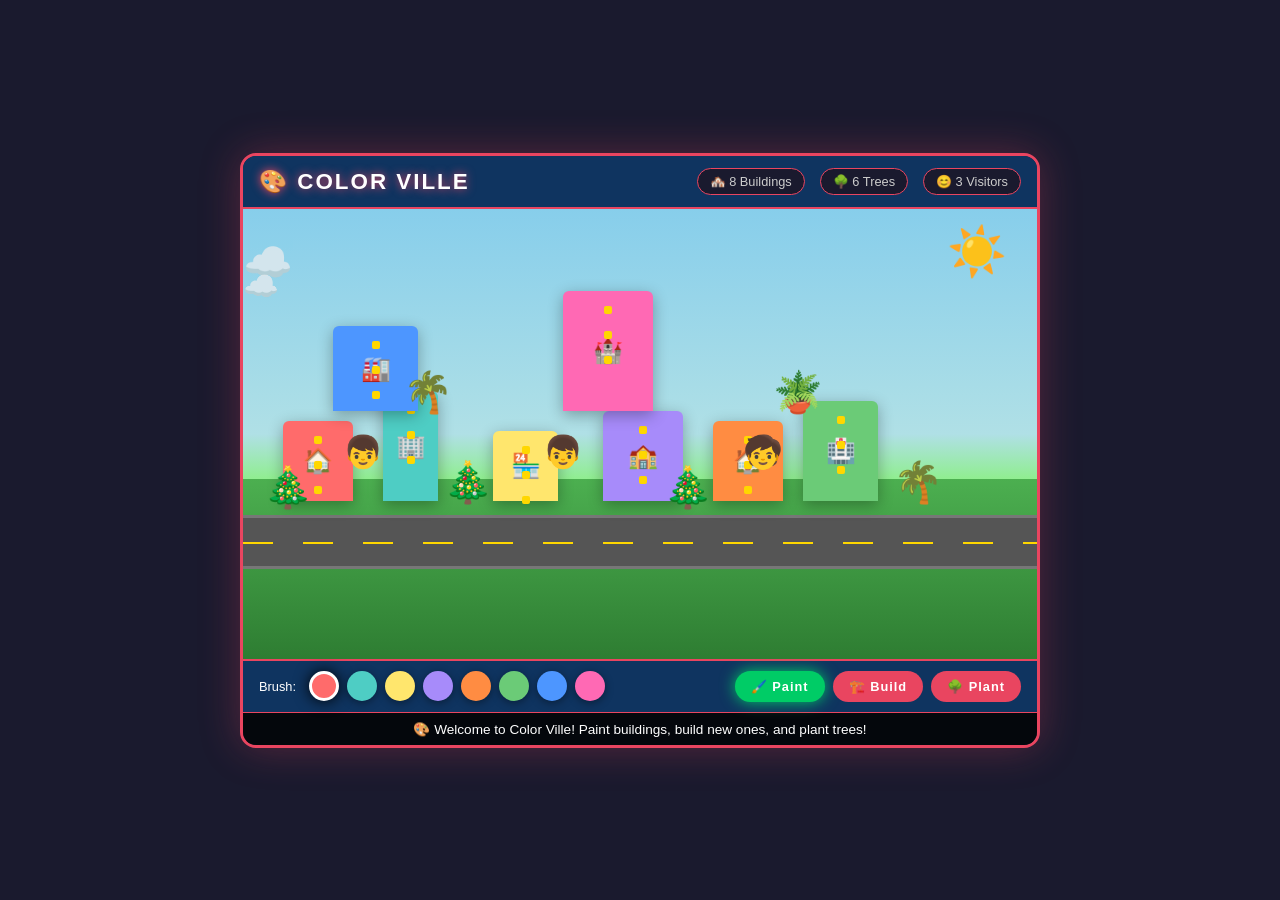
<file: colorville.html>
<!DOCTYPE html>
<html lang="en">
<head>
  <meta charset="UTF-8">
  <meta name="viewport" content="width=device-width, initial-scale=1.0, maximum-scale=1.0, user-scalable=yes">
  <title>Color Ville - Build Your Colorful Town</title>
  <style>
    * {
      margin: 0;
      padding: 0;
      box-sizing: border-box;
      -webkit-tap-highlight-color: transparent;
    }

    body {
      background: #1a1a2e;
      min-height: 100vh;
      display: flex;
      justify-content: center;
      align-items: center;
      font-family: 'Segoe UI', 'Arial', sans-serif;
      padding: 8px;
      margin: 0;
      user-select: none;
    }

    .game-container {
      width: 100%;
      max-width: 800px;
      background: #16213e;
      border: 3px solid #e94560;
      border-radius: 16px;
      overflow: hidden;
      box-shadow: 0 0 40px rgba(233, 69, 96, 0.3);
    }

    .game-header {
      background: #0f3460;
      padding: 12px 16px;
      display: flex;
      justify-content: space-between;
      align-items: center;
      border-bottom: 2px solid #e94560;
      flex-wrap: wrap;
      gap: 8px;
    }

    .game-title {
      color: #fff;
      font-size: 1.4rem;
      font-weight: bold;
      letter-spacing: 2px;
      text-shadow: 0 0 10px #e94560;
    }

    .town-stats {
      display: flex;
      gap: 15px;
      color: #ccc;
      font-size: 0.8rem;
    }

    .stat {
      background: #1a1a2e;
      padding: 5px 12px;
      border-radius: 15px;
      border: 1px solid #e94560;
    }

    .town-area {
      width: 100%;
      height: 450px;
      background: linear-gradient(180deg, #87CEEB 0%, #B0E0E6 50%, #90EE90 60%, #228B22 100%);
      position: relative;
      overflow: hidden;
      cursor: pointer;
    }

    .sky {
      position: absolute;
      top: 0;
      width: 100%;
      height: 50%;
    }

    .sun {
      position: absolute;
      top: 15px;
      right: 30px;
      font-size: 3rem;
      animation: sunGlow 2s ease-in-out infinite;
    }

    @keyframes sunGlow {
      0%, 100% { filter: drop-shadow(0 0 10px #FFD700); }
      50% { filter: drop-shadow(0 0 25px #FFD700); }
    }

    .cloud {
      position: absolute;
      font-size: 2.5rem;
      animation: cloudDrift 12s linear infinite;
      opacity: 0.8;
    }

    .cloud:nth-child(2) { top: 30px; animation-delay: -4s; }
    .cloud:nth-child(3) { top: 60px; animation-delay: -8s; font-size: 1.8rem; }

    @keyframes cloudDrift {
      0% { transform: translateX(-100px); }
      100% { transform: translateX(900px); }
    }

    .ground {
      position: absolute;
      bottom: 0;
      width: 100%;
      height: 40%;
      background: linear-gradient(180deg, #4CAF50, #2E7D32);
    }

    .road {
      position: absolute;
      bottom: 20%;
      width: 100%;
      height: 12%;
      background: #555;
      border-top: 3px solid #777;
      border-bottom: 3px solid #777;
    }

    .road-line {
      position: absolute;
      top: 50%;
      width: 100%;
      height: 2px;
      background: repeating-linear-gradient(90deg, #FFD700 0px, #FFD700 30px, transparent 30px, transparent 60px);
    }

    .building {
      position: absolute;
      border-radius: 6px 6px 0 0;
      cursor: pointer;
      transition: all 0.3s ease;
      display: flex;
      align-items: center;
      justify-content: center;
      font-size: 1.5rem;
      box-shadow: 0 4px 15px rgba(0,0,0,0.3);
    }

    .building:hover {
      transform: scale(1.08);
      z-index: 10;
      filter: brightness(1.2);
    }

    .building .window {
      position: absolute;
      width: 8px;
      height: 8px;
      background: #FFD700;
      border-radius: 2px;
    }

    .tree {
      position: absolute;
      font-size: 2.5rem;
      cursor: pointer;
      transition: 0.3s;
      z-index: 5;
    }

    .tree:hover {
      transform: scale(1.2);
    }

    .character {
      position: absolute;
      font-size: 2rem;
      cursor: pointer;
      transition: 0.3s;
      z-index: 8;
      animation: characterBounce 2s ease-in-out infinite;
    }

    @keyframes characterBounce {
      0%, 100% { transform: translateY(0); }
      50% { transform: translateY(-8px); }
    }

    .character:hover {
      transform: scale(1.3);
      filter: drop-shadow(0 0 10px white);
    }

    /* Color Palette */
    .color-palette {
      background: #0f3460;
      padding: 10px 16px;
      display: flex;
      gap: 8px;
      flex-wrap: wrap;
      align-items: center;
      border-top: 2px solid #e94560;
    }

    .color-swatch {
      width: 30px;
      height: 30px;
      border-radius: 50%;
      cursor: pointer;
      border: 3px solid transparent;
      transition: 0.2s;
      box-shadow: 0 2px 8px rgba(0,0,0,0.4);
    }

    .color-swatch:hover {
      transform: scale(1.2);
    }

    .color-swatch.selected {
      border-color: #fff;
      box-shadow: 0 0 15px currentColor;
    }

    .tool-btn {
      background: #e94560;
      border: none;
      color: white;
      padding: 8px 16px;
      border-radius: 20px;
      cursor: pointer;
      font-weight: bold;
      font-size: 0.8rem;
      transition: 0.2s;
      letter-spacing: 1px;
    }

    .tool-btn:hover {
      background: #ff6b8a;
      box-shadow: 0 0 15px #e94560;
    }

    .tool-btn.active {
      background: #00cc66;
      box-shadow: 0 0 15px #00cc66;
    }

    .info-panel {
      background: rgba(0,0,0,0.8);
      color: white;
      padding: 8px 16px;
      text-align: center;
      font-size: 0.85rem;
      border-top: 1px solid #e94560;
    }

    .speech-bubble {
      position: absolute;
      background: white;
      padding: 6px 12px;
      border-radius: 12px;
      font-size: 0.75rem;
      font-weight: bold;
      z-index: 20;
      pointer-events: none;
      animation: popIn 0.3s ease-out;
      box-shadow: 0 2px 10px rgba(0,0,0,0.3);
    }

    @keyframes popIn {
      0% { transform: scale(0); opacity: 0; }
      100% { transform: scale(1); opacity: 1; }
    }

    /* Responsive */
    @media (max-width: 600px) {
      .town-area {
        height: 350px;
      }
      .building {
        font-size: 1rem;
      }
      .color-swatch {
        width: 24px;
        height: 24px;
      }
      .game-title {
        font-size: 1.1rem;
      }
    }
  </style>
</head>
<body>

<div class="game-container">
  <!-- Header -->
  <div class="game-header">
    <span class="game-title">🎨 COLOR VILLE</span>
    <div class="town-stats">
      <span class="stat">🏘️ <span id="buildingCount">8</span> Buildings</span>
      <span class="stat">🌳 <span id="treeCount">6</span> Trees</span>
      <span class="stat">😊 <span id="visitorCount">3</span> Visitors</span>
    </div>
  </div>

  <!-- Town Area -->
  <div class="town-area" id="townArea" onclick="handleTownClick(event)">
    <div class="sky">
      <div class="sun">☀️</div>
      <div class="cloud">☁️</div>
      <div class="cloud">☁️</div>
    </div>
    <div class="ground"></div>
    <div class="road">
      <div class="road-line"></div>
    </div>
  </div>

  <!-- Color Palette -->
  <div class="color-palette" id="colorPalette">
    <span style="color:#fff; font-size:0.8rem; margin-right:5px;">Brush:</span>
    <div class="color-swatch selected" style="background:#FF6B6B;" data-color="#FF6B6B" onclick="selectColor(this)"></div>
    <div class="color-swatch" style="background:#4ECDC4;" data-color="#4ECDC4" onclick="selectColor(this)"></div>
    <div class="color-swatch" style="background:#FFE66D;" data-color="#FFE66D" onclick="selectColor(this)"></div>
    <div class="color-swatch" style="background:#A78BFA;" data-color="#A78BFA" onclick="selectColor(this)"></div>
    <div class="color-swatch" style="background:#FF8C42;" data-color="#FF8C42" onclick="selectColor(this)"></div>
    <div class="color-swatch" style="background:#6BCB77;" data-color="#6BCB77" onclick="selectColor(this)"></div>
    <div class="color-swatch" style="background:#4D96FF;" data-color="#4D96FF" onclick="selectColor(this)"></div>
    <div class="color-swatch" style="background:#FF69B4;" data-color="#FF69B4" onclick="selectColor(this)"></div>
    <div style="flex-grow:1;"></div>
    <button class="tool-btn active" id="paintTool" onclick="setTool('paint')">🖌️ Paint</button>
    <button class="tool-btn" id="buildTool" onclick="setTool('build')">🏗️ Build</button>
    <button class="tool-btn" id="treeTool" onclick="setTool('tree')">🌳 Plant</button>
  </div>

  <!-- Info -->
  <div class="info-panel" id="infoPanel">
    Click buildings to paint them! Use tools to build and decorate your town.
  </div>
</div>

<script>
  (function() {
    // ──────────────────────────────────────
    // COLOR VILLE - GAME STATE
    // ──────────────────────────────────────
    const state = {
      selectedColor: '#FF6B6B',
      currentTool: 'paint',
      buildings: [],
      trees: [],
      characters: [],
      nextBuildingId: 1,
      nextTreeId: 1,
      nextCharId: 1,
    };

    const townArea = document.getElementById('townArea');
    const infoPanel = document.getElementById('infoPanel');

    // Predefined building types
    const buildingTypes = [
      { emoji: '🏠', name: 'House', width: 70, height: 80 },
      { emoji: '🏢', name: 'Office', width: 55, height: 110 },
      { emoji: '🏪', name: 'Shop', width: 65, height: 70 },
      { emoji: '🏫', name: 'School', width: 80, height: 90 },
      { emoji: '🏥', name: 'Hospital', width: 75, height: 100 },
      { emoji: '🏭', name: 'Factory', width: 85, height: 85 },
      { emoji: '🏰', name: 'Castle', width: 90, height: 120 },
      { emoji: '⛪', name: 'Church', width: 60, height: 105 },
    ];

    const treeEmojis = ['🌳', '🌲', '🌴', '🌿', '🎄', '🪴'];

    const characterEmojis = ['😊', '👧', '👦', '👩', '👨', '🧒', '👶', '🧑', '👴', '👵'];

    // ──────────────────────────────────────
    // INITIALIZE TOWN
    // ──────────────────────────────────────
    function createBuilding(x, y, color, type) {
      const buildingType = type || buildingTypes[Math.floor(Math.random() * buildingTypes.length)];
      const building = document.createElement('div');
      building.className = 'building';
      building.style.left = x + 'px';
      building.style.bottom = y + 'px';
      building.style.width = buildingType.width + 'px';
      building.style.height = buildingType.height + 'px';
      building.style.background = color || state.selectedColor;
      building.textContent = buildingType.emoji;
      building.dataset.id = state.nextBuildingId;
      building.dataset.color = color || state.selectedColor;
      building.dataset.type = buildingType.name;

      // Add windows
      for (let i = 0; i < 3; i++) {
        const win = document.createElement('div');
        win.className = 'window';
        win.style.top = (15 + i * 25) + 'px';
        win.style.left = (buildingType.width / 2 - 4) + 'px';
        building.appendChild(win);
      }

      building.addEventListener('click', (e) => {
        e.stopPropagation();
        handleBuildingClick(building);
      });

      townArea.appendChild(building);
      state.buildings.push(building);
      state.nextBuildingId++;
      updateStats();
      return building;
    }

    function createTree(x, y) {
      const tree = document.createElement('div');
      tree.className = 'tree';
      tree.style.left = x + 'px';
      tree.style.bottom = y + 'px';
      tree.textContent = treeEmojis[Math.floor(Math.random() * treeEmojis.length)];
      tree.dataset.id = state.nextTreeId;
      tree.dataset.type = 'tree';

      tree.addEventListener('click', (e) => {
        e.stopPropagation();
        showSpeechBubble(tree, '🌳 I love this town!');
      });

      townArea.appendChild(tree);
      state.trees.push(tree);
      state.nextTreeId++;
      updateStats();
      return tree;
    }

    function createCharacter(x, y) {
      const character = document.createElement('div');
      character.className = 'character';
      character.style.left = x + 'px';
      character.style.bottom = y + 'px';
      character.textContent = characterEmojis[Math.floor(Math.random() * characterEmojis.length)];
      character.dataset.id = state.nextCharId;
      character.dataset.type = 'character';

      character.addEventListener('click', (e) => {
        e.stopPropagation();
        const messages = [
          'Hello! What a colorful town!',
          'I love living here!',
          'Such beautiful buildings!',
          'This place makes me happy!',
          'Can I live here forever?',
          'Wow, look at those colors!',
        ];
        showSpeechBubble(character, messages[Math.floor(Math.random() * messages.length)]);
      });

      // Animate character walking
      let direction = 1;
      setInterval(() => {
        const currentLeft = parseFloat(character.style.left);
        if (currentLeft > townArea.clientWidth - 50) direction = -1;
        if (currentLeft < 10) direction = 1;
        character.style.left = (currentLeft + direction * 15) + 'px';
      }, 2000);

      townArea.appendChild(character);
      state.characters.push(character);
      state.nextCharId++;
      updateStats();
      return character;
    }

    function showSpeechBubble(element, message) {
      const existing = document.querySelector('.speech-bubble');
      if (existing) existing.remove();

      const bubble = document.createElement('div');
      bubble.className = 'speech-bubble';
      bubble.textContent = message;
      const rect = element.getBoundingClientRect();
      const townRect = townArea.getBoundingClientRect();
      bubble.style.left = (rect.left - townRect.left + rect.width / 2 - 60) + 'px';
      bubble.style.top = (rect.top - townRect.top - 40) + 'px';
      townArea.appendChild(bubble);

      setTimeout(() => bubble.remove(), 2500);
    }

    // ──────────────────────────────────────
    // INTERACTIONS
    // ──────────────────────────────────────
    function handleBuildingClick(building) {
      if (state.currentTool === 'paint') {
        building.style.background = state.selectedColor;
        building.dataset.color = state.selectedColor;
        infoPanel.textContent = `🎨 Painted ${building.dataset.type} ${state.selectedColor}!`;
        playClickSound();
      } else if (state.currentTool === 'build') {
        infoPanel.textContent = `🏗️ Click on empty ground to build a new building!`;
      }
    }

    function handleTownClick(e) {
      if (e.target.closest('.building') || e.target.closest('.tree') || e.target.closest('.character')) {
        return;
      }

      const rect = townArea.getBoundingClientRect();
      const x = e.clientX - rect.left - 35;
      const y = rect.bottom - e.clientY - 40;

      // Keep buildings above the road
      const roadTop = rect.height * 0.2;
      const adjustedY = Math.max(roadTop + 10, Math.min(rect.height - 100, y));

      if (state.currentTool === 'build') {
        createBuilding(x, adjustedY, state.selectedColor);
        infoPanel.textContent = `🏗️ Built a new building!`;
        playBuildSound();
      } else if (state.currentTool === 'tree') {
        createTree(x, adjustedY);
        infoPanel.textContent = `🌳 Planted a new tree!`;
        playClickSound();
      } else if (state.currentTool === 'paint') {
        // Paint the ground with flowers
        const flower = document.createElement('div');
        flower.textContent = '🌸';
        flower.style.position = 'absolute';
        flower.style.left = x + 'px';
        flower.style.bottom = adjustedY + 'px';
        flower.style.fontSize = '1.5rem';
        flower.style.pointerEvents = 'none';
        flower.style.zIndex = '3';
        flower.style.animation = 'popIn 0.3s ease-out';
        townArea.appendChild(flower);
        setTimeout(() => flower.remove(), 3000);
        infoPanel.textContent = `🌸 Planted some flowers!`;
        playClickSound();
      }
    }

    // ──────────────────────────────────────
    // TOOLS & COLORS
    // ──────────────────────────────────────
    function selectColor(swatch) {
      document.querySelectorAll('.color-swatch').forEach(s => s.classList.remove('selected'));
      swatch.classList.add('selected');
      state.selectedColor = swatch.dataset.color;
      infoPanel.textContent = `🎨 Selected color: ${state.selectedColor}`;
    }

    function setTool(tool) {
      state.currentTool = tool;
      document.querySelectorAll('.tool-btn').forEach(b => b.classList.remove('active'));
      document.getElementById(tool + 'Tool').classList.add('active');

      switch(tool) {
        case 'paint':
          infoPanel.textContent = '🖌️ Click buildings to paint them!';
          break;
        case 'build':
          infoPanel.textContent = '🏗️ Click empty ground to build a new building!';
          break;
        case 'tree':
          infoPanel.textContent = '🌳 Click empty ground to plant a tree!';
          break;
      }
    }

    function updateStats() {
      document.getElementById('buildingCount').textContent = state.buildings.length;
      document.getElementById('treeCount').textContent = state.trees.length;
      document.getElementById('visitorCount').textContent = state.characters.length;
    }

    // ──────────────────────────────────────
    // AUDIO
    // ──────────────────────────────────────
    let audioCtx = null;

    function initAudio() {
      if (!audioCtx) {
        audioCtx = new (window.AudioContext || window.webkitAudioContext)();
      }
      if (audioCtx.state === 'suspended') audioCtx.resume();
    }

    function playClickSound() {
      try {
        initAudio();
        const osc = audioCtx.createOscillator();
        const gain = audioCtx.createGain();
        osc.type = 'sine';
        osc.frequency.setValueAtTime(600, audioCtx.currentTime);
        gain.gain.setValueAtTime(0.1, audioCtx.currentTime);
        gain.gain.exponentialRampToValueAtTime(0.001, audioCtx.currentTime + 0.15);
        osc.connect(gain);
        gain.connect(audioCtx.destination);
        osc.start();
        osc.stop(audioCtx.currentTime + 0.2);
      } catch(e) {}
    }

    function playBuildSound() {
      try {
        initAudio();
        const osc = audioCtx.createOscillator();
        const gain = audioCtx.createGain();
        osc.type = 'triangle';
        osc.frequency.setValueAtTime(300, audioCtx.currentTime);
        osc.frequency.linearRampToValueAtTime(500, audioCtx.currentTime + 0.2);
        gain.gain.setValueAtTime(0.15, audioCtx.currentTime);
        gain.gain.exponentialRampToValueAtTime(0.001, audioCtx.currentTime + 0.3);
        osc.connect(gain);
        gain.connect(audioCtx.destination);
        osc.start();
        osc.stop(audioCtx.currentTime + 0.4);
      } catch(e) {}
    }

    // ──────────────────────────────────────
    // INITIALIZE DEFAULT TOWN
    // ──────────────────────────────────────
    function initializeTown() {
      const townWidth = townArea.clientWidth;
      const townHeight = townArea.clientHeight;
      const groundY = townHeight * 0.35;

      // Create initial buildings
      const buildingPositions = [
        { x: 40, y: groundY, color: '#FF6B6B', type: buildingTypes[0] },
        { x: 140, y: groundY, color: '#4ECDC4', type: buildingTypes[1] },
        { x: 250, y: groundY, color: '#FFE66D', type: buildingTypes[2] },
        { x: 360, y: groundY, color: '#A78BFA', type: buildingTypes[3] },
        { x: 470, y: groundY, color: '#FF8C42', type: buildingTypes[0] },
        { x: 560, y: groundY, color: '#6BCB77', type: buildingTypes[4] },
        { x: 90, y: groundY + 90, color: '#4D96FF', type: buildingTypes[5] },
        { x: 320, y: groundY + 90, color: '#FF69B4', type: buildingTypes[6] },
      ];

      buildingPositions.forEach(pos => {
        createBuilding(pos.x, pos.y, pos.color, pos.type);
      });

      // Create trees
      const treePositions = [
        { x: 20, y: groundY - 10 },
        { x: 200, y: groundY - 5 },
        { x: 420, y: groundY - 10 },
        { x: 530, y: groundY + 85 },
        { x: 650, y: groundY - 5 },
        { x: 160, y: groundY + 85 },
      ];

      treePositions.forEach(pos => {
        createTree(pos.x, pos.y);
      });

      // Create characters
      const charPositions = [
        { x: 100, y: groundY + 30 },
        { x: 300, y: groundY + 30 },
        { x: 500, y: groundY + 30 },
      ];

      charPositions.forEach(pos => {
        createCharacter(pos.x, pos.y);
      });

      updateStats();
    }

    // ──────────────────────────────────────
    // GLOBAL FUNCTIONS
    // ──────────────────────────────────────
    window.selectColor = selectColor;
    window.setTool = setTool;
    window.handleTownClick = handleTownClick;
    window.handleBuildingClick = handleBuildingClick;

    // Initialize on load
    initializeTown();
    infoPanel.textContent = '🎨 Welcome to Color Ville! Paint buildings, build new ones, and plant trees!';

    console.log('🏘️ Color Ville is ready!');
    console.log('🖌️ Select a color and click buildings to paint them');
    console.log('🏗️ Use Build tool to add new buildings');
    console.log('🌳 Use Plant tool to add trees');
    console.log('😊 Click on visitors to talk to them!');
  })();
</script>
</body>
</html>
</file>
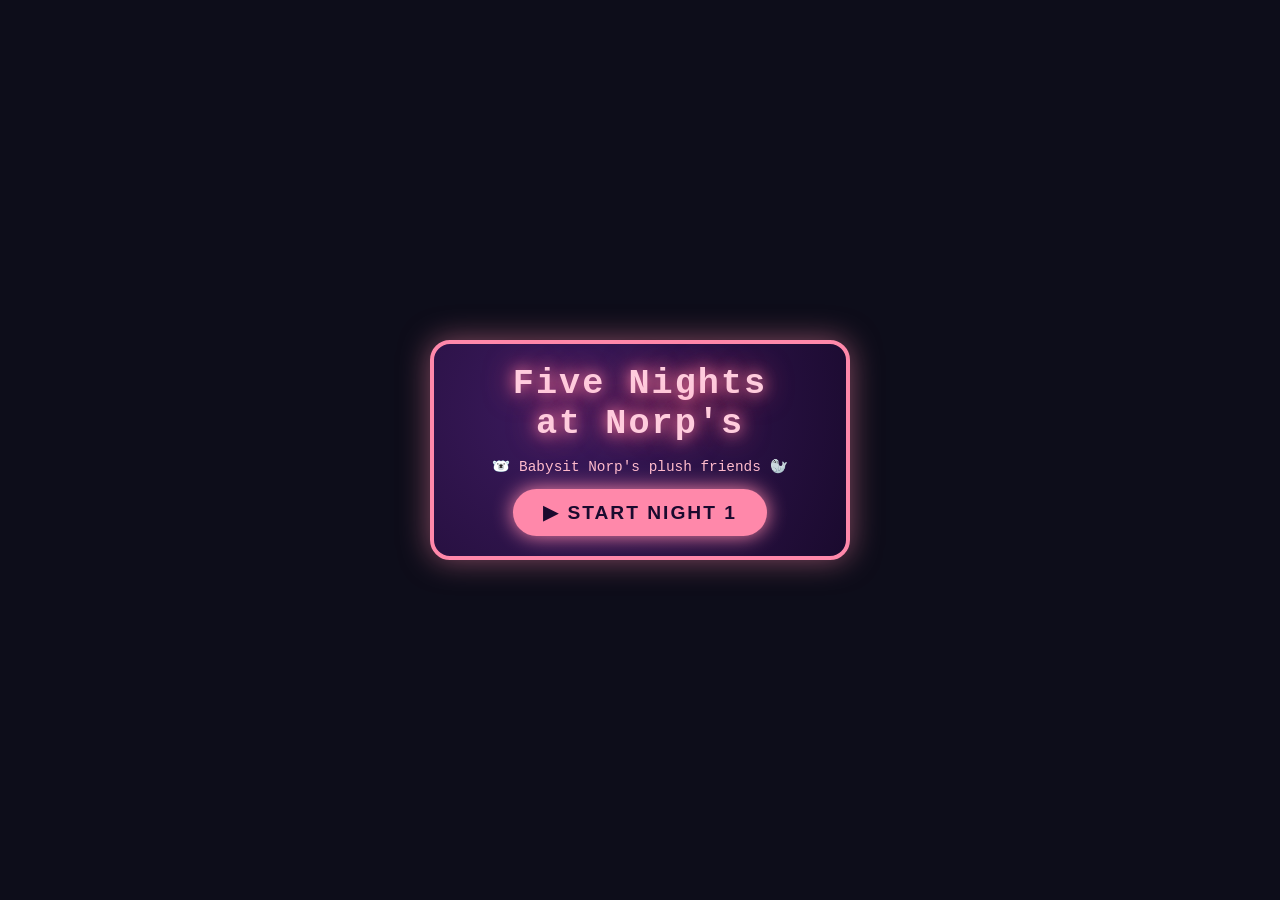
<file: fnaf at norps.html>
<!DOCTYPE html>
<html lang="en">
<head>
  <meta charset="UTF-8">
  <meta name="viewport" content="width=device-width, initial-scale=1.0, maximum-scale=1.0, user-scalable=yes, viewport-fit=cover">
  <title>Five Nights at Norp's</title>
  <style>
    * {
      margin: 0;
      padding: 0;
      box-sizing: border-box;
      -webkit-tap-highlight-color: transparent;
      user-select: none;
    }
    body {
      background: #0d0d1a;
      min-height: 100vh;
      display: flex;
      justify-content: center;
      align-items: center;
      font-family: 'Courier New', monospace;
      padding: 4px;
      touch-action: manipulation;
    }
    .fanfare-screen {
      background: radial-gradient(circle at 30% 30%, #3c1a5e, #1a0a2e);
      border: 4px solid #ff88aa;
      border-radius: 20px;
      padding: 20px 14px;
      text-align: center;
      max-width: 420px;
      width: 100%;
      display: flex;
      flex-direction: column;
      align-items: center;
      gap: 14px;
      box-shadow: 0 0 30px rgba(255,136,170,0.5);
    }
    .fanfare-title {
      font-size: 2.2rem;
      font-weight: 900;
      color: #ffccdd;
      text-shadow: 0 0 15px #ff88aa, 0 0 30px #ff4466;
      letter-spacing: 2px;
      animation: glow 1.5s infinite alternate;
    }
    @keyframes glow {
      0% { text-shadow: 0 0 10px #ff88aa, 0 0 20px #ff4466; }
      100% { text-shadow: 0 0 25px #ff88aa, 0 0 50px #ff4466; }
    }
    .fanfare-subtitle {
      color: #ffbbcc;
      font-size: 0.9rem;
    }
    .fanfare-btn {
      background: #ff88aa;
      border: none;
      color: #1a0a2e;
      font-weight: bold;
      font-size: 1.2rem;
      padding: 12px 30px;
      border-radius: 30px;
      cursor: pointer;
      letter-spacing: 2px;
      box-shadow: 0 0 20px #ff88aa;
    }
    .fanfare-btn:active {
      transform: scale(0.96);
    }
    .game-screen {
      display: none;
      background: #120b20;
      border: 3px solid #ff88aa;
      border-radius: 16px;
      padding: 8px;
      max-width: 420px;
      width: 100%;
      box-shadow: 0 0 30px rgba(255,136,170,0.3);
    }
    .game-header {
      display: flex;
      justify-content: space-between;
      align-items: center;
      color: #ffccdd;
      font-weight: bold;
      font-size: 0.8rem;
      margin-bottom: 6px;
    }
    .camera-container {
      display: none;
      position: relative;
      margin: 6px 0;
    }
    .camera-container.active {
      display: block;
    }
    .camera-view {
      background: #0a0a0a;
      border: 2px solid #ff88aa;
      border-radius: 10px;
      padding: 8px;
      text-align: center;
      min-height: 150px;
    }
    .cam-tabs {
      display: flex;
      gap: 4px;
      flex-wrap: wrap;
      justify-content: center;
      margin-bottom: 8px;
    }
    .cam-tab {
      background: #2a1a3a;
      border: 1px solid #ff88aa;
      color: #ffccdd;
      padding: 5px 8px;
      border-radius: 6px;
      font-size: 0.6rem;
      cursor: pointer;
    }
    .cam-tab.active {
      background: #ff88aa;
      color: #1a0a2e;
    }
    .office {
      display: flex;
      gap: 6px;
      margin: 6px 0;
    }
    .door-panel {
      flex: 1;
      background: #1a1025;
      border: 2px solid #ff88aa;
      border-radius: 10px;
      padding: 6px 4px;
      text-align: center;
    }
    .door-btn, .light-btn {
      background: #2a1a3a;
      border: 1px solid #ff88aa;
      color: #ffccdd;
      padding: 8px 4px;
      border-radius: 8px;
      font-weight: bold;
      font-size: 0.7rem;
      cursor: pointer;
      width: 100%;
    }
    .door-btn.closed {
      background: #ff4466;
      color: white;
    }
    .light-btn.on {
      background: #ffaa00;
    }
    .power-bar {
      height: 10px;
      background: #1a0a2e;
      border: 1px solid #ff88aa;
      border-radius: 5px;
      margin: 4px 0;
      overflow: hidden;
    }
    .power-fill {
      height: 100%;
      background: #ff88aa;
      width: 100%;
    }
    .info-row {
      display: flex;
      justify-content: space-between;
      color: #ffccdd;
      font-size: 0.7rem;
    }
    .message {
      color: #ffbbcc;
      font-size: 0.75rem;
      text-align: center;
      min-height: 18px;
    }
    .end-buttons {
      display: none;
      gap: 6px;
      margin-top: 4px;
    }
    .end-buttons.show {
      display: flex;
    }
    .btn {
      background: #ff88aa;
      border: none;
      color: #1a0a2e;
      font-weight: bold;
      padding: 8px 16px;
      border-radius: 20px;
      cursor: pointer;
      flex: 1;
    }
    .next-btn {
      background: #88ffaa;
    }
    .hidden {
      display: none !important;
    }
    .power-out-overlay {
      position: fixed;
      top: 0; left: 0; width: 100%; height: 100%;
      background: black;
      z-index: 100;
      display: none;
      align-items: center;
      justify-content: center;
      color: #ff8888;
      font-size: 1.5rem;
      flex-direction: column;
    }
    .power-out-overlay.active {
      display: flex;
    }
    .jumpscare-overlay {
      position: fixed;
      top: 0; left: 0; width: 100%; height: 100%;
      background: black;
      z-index: 200;
      display: none;
      align-items: center;
      justify-content: center;
      flex-direction: column;
      animation: shake 0.1s infinite;
    }
    .jumpscare-overlay.active {
      display: flex;
    }
    @keyframes shake {
      0% { transform: translate(0,0); }
      25% { transform: translate(-10px,10px); }
      50% { transform: translate(10px,-5px); }
      75% { transform: translate(-5px,-10px); }
      100% { transform: translate(5px,5px); }
    }
    .big-emoji {
      font-size: 4rem;
    }
    .flicker {
      animation: flickerEffect 0.2s infinite;
    }
    @keyframes flickerEffect {
      0% { opacity: 1; }
      50% { opacity: 0.2; }
    }
    @media (max-width: 500px) {
      .fanfare-title { font-size: 1.8rem; }
    }
  </style>
</head>
<body>
<div id="fanfareScreen" class="fanfare-screen">
  <div class="fanfare-title">Five Nights<br>at Norp's</div>
  <div class="fanfare-subtitle">🐻‍❄️ Babysit Norp's plush friends 🦭</div>
  <button class="fanfare-btn" id="startBtn">▶ START NIGHT 1</button>
</div>

<div id="gameScreen" class="game-screen">
  <div class="game-header">
    <span id="nightDisplay">🌙 NIGHT 1</span>
    <span id="timeDisplay">12 AM</span>
    <span>⭐ <span id="scoreDisplay">0</span></span>
  </div>

  <div class="camera-container" id="cameraContainer">
    <div class="camera-view">
      <div style="color:#ff88aa;">📹 CAMERA</div>
      <div class="cam-tabs" id="camTabs">
        <button class="cam-tab active" data-cam="playroom">🧸 PLAYROOM</button>
        <button class="cam-tab" data-cam="hallway">🚪 HALLWAY</button>
        <button class="cam-tab" data-cam="bedroom">🛏️ BEDROOM</button>
        <button class="cam-tab" data-cam="closet">👗 CLOSET</button>
      </div>
      <div id="camView" style="min-height: 80px; font-size: 2.5rem;"></div>
      <div id="powerCellBtn" style="display:none; margin-top:5px;">
        <button onclick="collectPowerCell()" style="background:#ffaa00;border:none;padding:5px 12px;border-radius:15px;font-weight:bold;">🔋 +10</button>
      </div>
    </div>
  </div>

  <div class="office">
    <div class="door-panel">
      <div>🚪 LEFT</div>
      <div id="leftCorridor" style="font-size:1.5rem;">🚪</div>
      <button class="door-btn" id="leftDoorBtn" onclick="toggleDoor('left')">OPEN</button>
      <button class="light-btn" id="leftLight" onclick="toggleLight('left')">💡</button>
    </div>
    <div class="door-panel">
      <div>🚪 RIGHT</div>
      <div id="rightCorridor" style="font-size:1.5rem;">🚪</div>
      <button class="door-btn" id="rightDoorBtn" onclick="toggleDoor('right')">OPEN</button>
      <button class="light-btn" id="rightLight" onclick="toggleLight('right')">💡</button>
    </div>
  </div>

  <button id="cameraButton" onclick="toggleCamera()" style="width:100%;background:#2a1a3a;border:1px solid #ff88aa;color:#ffccdd;padding:8px;border-radius:20px;">📷 CAMERA</button>

  <div class="power-bar"><div class="power-fill" id="powerFill"></div></div>
  <div class="info-row"><span>🔋 <span id="powerPercent">100</span>%</span></div>
  <div class="message" id="gameMessage"></div>
  <div class="end-buttons" id="endButtons">
    <button class="btn" onclick="restartGame()">↺ RESTART</button>
    <button class="btn next-btn" id="nextButton" onclick="nextNight()">▶ NEXT NIGHT</button>
  </div>
</div>

<div id="powerOutOverlay" class="power-out-overlay">
  <div>🌑 POWER OUT...</div>
</div>

<div id="jumpscareOverlay" class="jumpscare-overlay">
  <div style="font-size:6rem;" id="jumpscareFace"></div>
  <div style="color:red; font-size:2rem; font-weight:bold;" id="jumpscareMsg"></div>
</div>

<script>
(function() {
  // Audio
  let audioCtx = null;
  function initAudio() { if (!audioCtx) audioCtx = new (window.AudioContext||window.webkitAudioContext)(); if (audioCtx.state==='suspended') audioCtx.resume(); }
  function playJumpscareSound() {
    try {
      initAudio();
      const now = audioCtx.currentTime;
      const master = audioCtx.createGain(); master.gain.value = 1.0; master.connect(audioCtx.destination);
      const osc = audioCtx.createOscillator(); osc.type='sawtooth'; osc.frequency.setValueAtTime(600,now); osc.frequency.linearRampToValueAtTime(50,now+1.5);
      const gain = audioCtx.createGain(); gain.gain.setValueAtTime(0.6,now); gain.gain.linearRampToValueAtTime(0,now+1.5);
      osc.connect(gain); gain.connect(master); osc.start(now); osc.stop(now+1.8);
    } catch(e) {}
  }

  const state = {
    night: 1,
    hour: 0,
    power: 100,
    leftClosed: false,
    rightClosed: false,
    leftLight: false,
    rightLight: false,
    cameraUp: false,
    currentCam: 'playroom',
    gameOver: false,
    powerOut: false,
    // Animatronic positions: each character has a location
    // Characters: Fluffy, Duppy, Luppy (seals), Mister (cat), Norp's doll? Let's use friendly plushies as enemies but they are "active" at night.
    // For simplicity: Fluffy (left side), Duppy (right side), Luppy (rushes like Foxy from closet), Mister (random).
    fluffy: 'playroom',   // moves playroom -> hallway -> leftDoor
    duppy: 'playroom',    // moves playroom -> hallway -> rightDoor
    luppy: 'closet',      // stays in closet, occasionally rushes right door
    mister: 'bedroom',    // moves bedroom -> hallway -> random door?
    moveInterval: null,
    powerInterval: null,
    attackInterval: null,
    hourInterval: null,
    leftDanger: 0,
    rightDanger: 0,
    maxDanger: 4,
    powerOutTimer: null,
    powerCellRoom: null,
    powerCellTimer: null,
    score: 0,
    flickerInterval: null
  };

  const hours = ['12 AM','1 AM','2 AM','3 AM','4 AM','5 AM','6 AM'];
  const characters = {
    fluffy: { emoji: '🦭', name: 'Fluffy' },
    duppy: { emoji: '🦭', name: 'Duppy' },
    luppy: { emoji: '🦭', name: 'Luppy' },
    mister: { emoji: '🐱', name: 'Mister' }
  };

  function updateUI() {
    document.getElementById('nightDisplay').textContent = `🌙 NIGHT ${state.night}`;
    document.getElementById('timeDisplay').textContent = hours[state.hour] || '6 AM';
    document.getElementById('scoreDisplay').textContent = state.score;
    document.getElementById('powerPercent').textContent = Math.floor(state.power);
    document.getElementById('powerFill').style.width = state.power + '%';

    // Door buttons
    const lBtn = document.getElementById('leftDoorBtn');
    const rBtn = document.getElementById('rightDoorBtn');
    lBtn.textContent = state.leftClosed ? 'CLOSED' : 'OPEN';
    rBtn.textContent = state.rightClosed ? 'CLOSED' : 'OPEN';
    lBtn.className = 'door-btn' + (state.leftClosed ? ' closed' : '');
    rBtn.className = 'door-btn' + (state.rightClosed ? ' closed' : '');

    // Lights
    document.getElementById('leftLight').className = 'light-btn' + (state.leftLight ? ' on' : '');
    document.getElementById('rightLight').className = 'light-btn' + (state.rightLight ? ' on' : '');

    // Corridor visibility
    const leftCorr = document.getElementById('leftCorridor');
    const rightCorr = document.getElementById('rightCorridor');
    if (state.leftLight && !state.cameraUp) {
      leftCorr.textContent = state.fluffy === 'leftDoor' ? characters.fluffy.emoji : '🚪';
    } else { leftCorr.textContent = '🚪'; }
    if (state.rightLight && !state.cameraUp) {
      rightCorr.textContent = (state.duppy === 'rightDoor' ? characters.duppy.emoji : '') + (state.luppy === 'rightDoor' ? characters.luppy.emoji : '') || '🚪';
    } else { rightCorr.textContent = '🚪'; }

    // Camera view
    const camView = document.getElementById('camView');
    let emoji = '';
    let big = false;
    if (state.currentCam === 'playroom') emoji = (state.fluffy==='playroom'?'🦭':'')+(state.duppy==='playroom'?'🦭':'')||'🧸';
    else if (state.currentCam === 'hallway') emoji = (state.fluffy==='hallway'?'🦭':'')+(state.duppy==='hallway'?'🦭':'')+(state.mister==='hallway'?'🐱':'')||'🚪';
    else if (state.currentCam === 'bedroom') emoji = state.mister==='bedroom'?'🐱':'🛏️';
    else if (state.currentCam === 'closet') emoji = state.luppy==='closet'?'🦭':'👗';
    camView.textContent = emoji;
    camView.className = big ? 'big-emoji' : '';

    // Power cell button
    document.getElementById('powerCellBtn').style.display = (state.cameraUp && state.powerCellRoom === state.currentCam && !state.powerOut) ? 'block' : 'none';

    // Camera container
    const camContainer = document.getElementById('cameraContainer');
    const camBtn = document.getElementById('cameraButton');
    if (state.cameraUp && !state.powerOut) {
      camContainer.classList.add('active');
      camBtn.textContent = '📷 CAMERA (ON)';
    } else {
      camContainer.classList.remove('active');
      camBtn.textContent = '📷 CAMERA';
    }

    // End buttons
    if (state.gameOver || state.hour >= 6) {
      document.getElementById('endButtons').classList.add('show');
      document.getElementById('nextButton').style.display = (state.hour >= 6 && !state.powerOut) ? 'block' : 'none';
    } else {
      document.getElementById('endButtons').classList.remove('show');
    }
  }

  window.toggleDoor = function(side) {
    if (state.gameOver || state.power <= 0 || state.powerOut || state.cameraUp) return;
    if (side === 'left') {
      state.leftClosed = !state.leftClosed;
      if (state.leftClosed) { state.leftLight = false; state.leftDanger = 0; }
    } else {
      state.rightClosed = !state.rightClosed;
      if (state.rightClosed) { state.rightLight = false; state.rightDanger = 0; }
    }
    updateUI();
  };

  window.toggleLight = function(side) {
    if (state.gameOver || state.power <= 0 || state.powerOut || state.cameraUp) return;
    if (side === 'left') {
      state.leftLight = !state.leftLight;
      if (state.leftLight) state.power = Math.max(0, state.power - 1);
    } else {
      state.rightLight = !state.rightLight;
      if (state.rightLight) state.power = Math.max(0, state.power - 1);
    }
    updateUI();
  };

  window.toggleCamera = function() {
    if (state.gameOver || state.power <= 0 || state.powerOut) return;
    state.cameraUp = !state.cameraUp;
    if (state.cameraUp) { state.leftLight = false; state.rightLight = false; }
    updateUI();
  };

  function spawnPowerCell() {
    if (state.powerOut || state.gameOver) return;
    const rooms = ['playroom','hallway','bedroom','closet'];
    state.powerCellRoom = rooms[Math.floor(Math.random()*rooms.length)];
    if (state.powerCellTimer) clearTimeout(state.powerCellTimer);
    state.powerCellTimer = setTimeout(() => { state.powerCellRoom = null; updateUI(); }, 15000);
    updateUI();
  }

  window.collectPowerCell = function() {
    if (!state.powerCellRoom || !state.cameraUp || state.currentCam !== state.powerCellRoom) return;
    state.power = Math.min(100, state.power + 10);
    state.powerCellRoom = null;
    document.getElementById('gameMessage').textContent = '🔋 +10 power!';
    updateUI();
    scheduleNextCell();
  };

  function scheduleNextCell() {
    setTimeout(() => { if (!state.gameOver && !state.powerOut) spawnPowerCell(); }, 15000 + Math.random()*20000);
  }

  function moveCharacters() {
    if (state.gameOver || state.powerOut) return;
    const speed = 1 + state.night * 0.3;
    // Fluffy: playroom -> hallway -> leftDoor
    if (state.fluffy === 'playroom' && Math.random() < 0.3 * speed) state.fluffy = 'hallway';
    else if (state.fluffy === 'hallway' && Math.random() < 0.4 * speed) state.fluffy = 'leftDoor';
    else if (state.fluffy === 'leftDoor' && Math.random() < 0.2) state.fluffy = 'hallway'; // retreat
    // Duppy: playroom -> hallway -> rightDoor
    if (state.duppy === 'playroom' && Math.random() < 0.3 * speed) state.duppy = 'hallway';
    else if (state.duppy === 'hallway' && Math.random() < 0.4 * speed) state.duppy = 'rightDoor';
    else if (state.duppy === 'rightDoor' && Math.random() < 0.2) state.duppy = 'hallway';
    // Luppy (Foxy-like): closet rushes right door
    if (state.cameraUp && state.currentCam === 'closet') {
      // watching keeps Luppy in closet
      state.luppy = 'closet';
    } else {
      if (state.luppy === 'closet' && Math.random() < 0.2 * speed) {
        state.luppy = 'rightDoor';
        // start rush timer
        if (!state.rightClosed) {
          // immediate danger, give a few seconds
          state.rightDanger = state.maxDanger - 1; // triggers soon
        }
      } else if (state.luppy === 'rightDoor' && Math.random() < 0.5) {
        state.luppy = 'closet';
      }
    }
    // Mister: bedroom -> hallway -> sometimes left or right door
    if (state.mister === 'bedroom' && Math.random() < 0.25 * speed) state.mister = 'hallway';
    else if (state.mister === 'hallway' && Math.random() < 0.3) {
      state.mister = Math.random() < 0.5 ? 'leftDoor' : 'rightDoor';
    } else if ((state.mister === 'leftDoor' || state.mister === 'rightDoor') && Math.random() < 0.3) {
      state.mister = 'hallway';
    }
    // Danger ticks
    if (state.fluffy === 'leftDoor' || state.mister === 'leftDoor') {
      if (!state.leftClosed) state.leftDanger++;
    } else { state.leftDanger = 0; }
    if (state.duppy === 'rightDoor' || state.luppy === 'rightDoor' || state.mister === 'rightDoor') {
      if (!state.rightClosed) state.rightDanger++;
    } else { state.rightDanger = 0; }
  }

  function checkJumpscare() {
    if (state.gameOver || state.powerOut) return;
    if (state.leftDanger >= state.maxDanger) {
      triggerJumpscare('Fluffy', '🦭');
      return;
    }
    if (state.rightDanger >= state.maxDanger) {
      const who = state.luppy === 'rightDoor' ? 'Luppy' : state.duppy === 'rightDoor' ? 'Duppy' : 'Mister';
      triggerJumpscare(who, characters[who.toLowerCase()]?.emoji || '🐱');
      return;
    }
  }

  function triggerJumpscare(name, emoji) {
    if (state.gameOver) return;
    state.gameOver = true;
    clearAllTimers();
    document.getElementById('jumpscareFace').textContent = emoji;
    document.getElementById('jumpscareMsg').textContent = name + ' got you!';
    document.getElementById('jumpscareOverlay').classList.add('active');
    playJumpscareSound();
    setTimeout(() => {
      document.getElementById('jumpscareOverlay').classList.remove('active');
      document.getElementById('gameMessage').textContent = '💔 ' + name + ' startled you...';
      updateUI();
    }, 2500);
  }

  function powerOutSequence() {
    state.powerOut = true;
    state.leftClosed = false; state.rightClosed = false;
    state.leftLight = false; state.rightLight = false;
    state.cameraUp = false;
    updateUI();
    document.getElementById('powerOutOverlay').classList.add('active');
    // Random time until attack (10-25 seconds)
    const attackDelay = 10000 + Math.random() * 15000;
    state.powerOutTimer = setTimeout(() => {
      if (state.gameOver || !state.powerOut) return;
      document.getElementById('powerOutOverlay').classList.remove('active');
      triggerJumpscare('Norp\'s plushies', '🧸');
    }, attackDelay);
    // During power out, still advance hours
  }

  function drainPower() {
    if (state.gameOver || state.powerOut) return;
    let drain = 0.4;
    if (state.leftClosed) drain += 0.5;
    if (state.rightClosed) drain += 0.5;
    if (state.cameraUp) drain += 0.5;
    if (state.leftLight) drain += 0.3;
    if (state.rightLight) drain += 0.3;
    state.power = Math.max(0, state.power - drain);
    updateUI();
    if (state.power < 15 && !state.flickerInterval) {
      state.flickerInterval = setInterval(() => document.body.classList.toggle('flicker'), 300);
    } else if (state.power >= 15 && state.flickerInterval) {
      clearInterval(state.flickerInterval);
      state.flickerInterval = null;
      document.body.classList.remove('flicker');
    }
    if (state.power <= 0 && !state.powerOut) powerOutSequence();
  }

  function advanceHour() {
    if (state.gameOver) return;
    if (state.powerOut) {
      state.hour++;
      updateUI();
      if (state.hour >= 6) {
        // survived power out
        state.powerOut = false;
        document.getElementById('powerOutOverlay').classList.remove('active');
        if (state.powerOutTimer) clearTimeout(state.powerOutTimer);
        endGame(true);
      }
      return;
    }
    state.hour++;
    state.score += 100 * state.night;
    updateUI();
    if (state.hour >= 6) endGame(true);
    else {
      // Reset positions slightly
      state.fluffy = 'playroom'; state.duppy = 'playroom'; state.luppy = 'closet'; state.mister = 'bedroom';
      state.leftDanger = 0; state.rightDanger = 0;
    }
  }

  function endGame(survived) {
    if (state.gameOver) return;
    state.gameOver = true;
    clearAllTimers();
    state.powerOut = false;
    document.getElementById('powerOutOverlay').classList.remove('active');
    if (survived) {
      state.score += 500 * state.night;
      document.getElementById('gameMessage').textContent = '🎉 You survived the night!';
    }
    updateUI();
  }

  function clearAllTimers() {
    clearInterval(state.moveInterval);
    clearInterval(state.powerInterval);
    clearInterval(state.attackInterval);
    clearInterval(state.hourInterval);
    if (state.powerOutTimer) clearTimeout(state.powerOutTimer);
    if (state.powerCellTimer) clearTimeout(state.powerCellTimer);
    if (state.flickerInterval) clearInterval(state.flickerInterval);
    document.body.classList.remove('flicker');
  }

  window.restartGame = function() {
    clearAllTimers();
    document.getElementById('jumpscareOverlay').classList.remove('active');
    document.getElementById('powerOutOverlay').classList.remove('active');
    state.hour = 0; state.power = 100; state.leftClosed = false; state.rightClosed = false;
    state.leftLight = false; state.rightLight = false; state.cameraUp = false; state.currentCam = 'playroom';
    state.gameOver = false; state.powerOut = false;
    state.fluffy = 'playroom'; state.duppy = 'playroom'; state.luppy = 'closet'; state.mister = 'bedroom';
    state.leftDanger = 0; state.rightDanger = 0;
    state.powerCellRoom = null;
    document.getElementById('gameMessage').textContent = '';
    updateUI();
    state.moveInterval = setInterval(moveCharacters, 4000);
    state.powerInterval = setInterval(drainPower, 2500);
    state.attackInterval = setInterval(checkJumpscare, 2000);
    state.hourInterval = setInterval(advanceHour, 20000); // 20 sec per hour
    scheduleNextCell();
  };

  window.nextNight = function() {
    state.night++;
    state.score += 300;
    restartGame();
  };

  document.getElementById('startBtn').addEventListener('click', () => {
    document.getElementById('fanfareScreen').style.display = 'none';
    document.getElementById('gameScreen').style.display = 'block';
    state.night = 1; state.score = 0;
    restartGame();
  });

  document.getElementById('camTabs').addEventListener('click', (e) => {
    if (e.target.classList.contains('cam-tab') && state.cameraUp) {
      state.currentCam = e.target.dataset.cam;
      document.querySelectorAll('.cam-tab').forEach(t => t.classList.remove('active'));
      e.target.classList.add('active');
      updateUI();
    }
  });

  // Keyboard
  window.addEventListener('keydown', (e) => {
    if (state.gameOver) return;
    if (e.key === 'a') toggleDoor('left');
    if (e.key === 'd') toggleDoor('right');
    if (e.key === ' ') { e.preventDefault(); toggleCamera(); }
  });

  // Prevent double-tap zoom
  document.querySelectorAll('button').forEach(b => {
    b.addEventListener('touchstart', (e) => { e.preventDefault(); b.click(); });
  });
})();
</script>
</body>
</html>
</file>
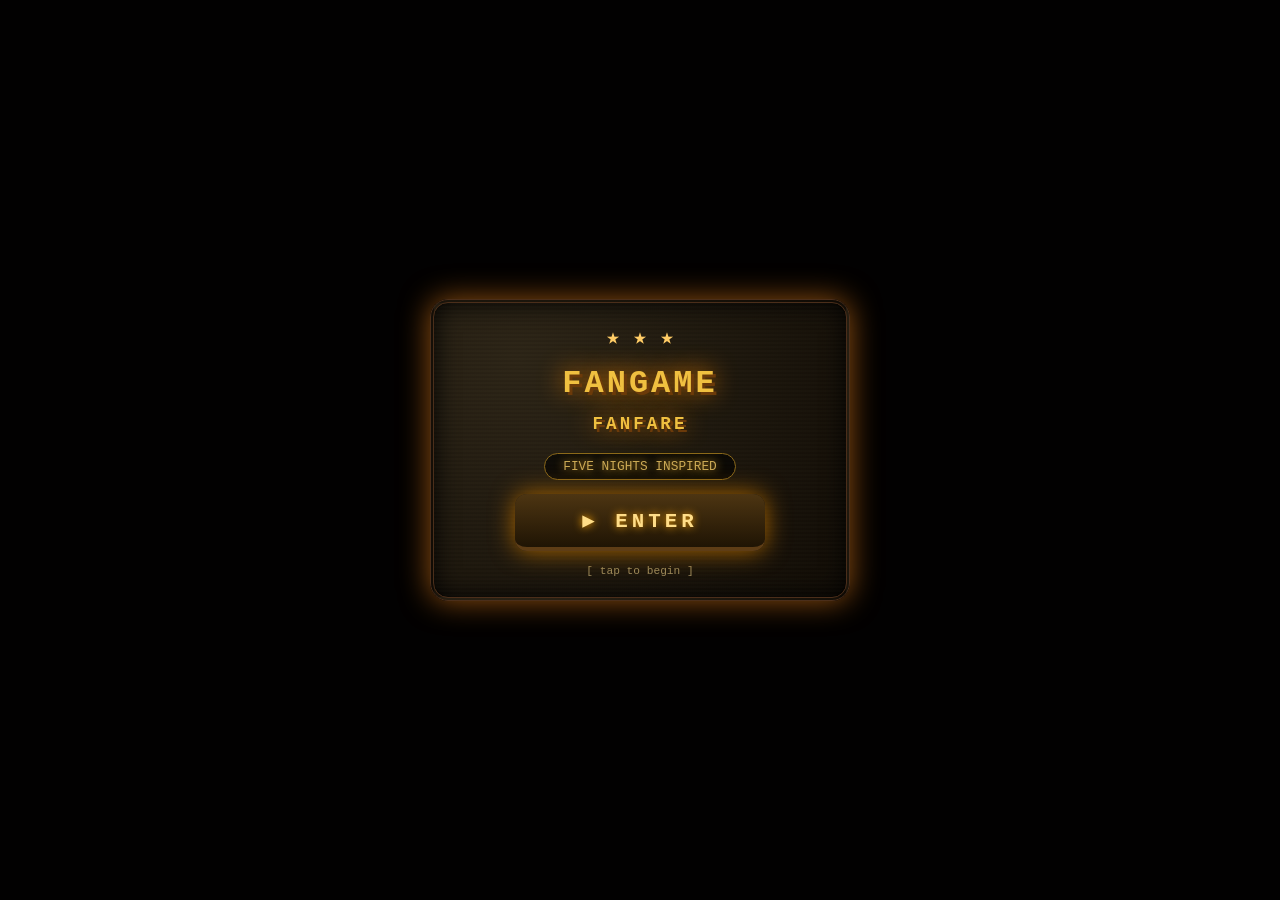
<file: fnaf clone.html>
<!DOCTYPE html>
<html lang="en">
<head>
  <meta charset="UTF-8">
  <meta name="viewport" content="width=device-width, initial-scale=1.0, maximum-scale=1.0, user-scalable=yes, viewport-fit=cover">
  <title>Ultimate FNAF Fangame • Silent Foxy Rush & Loud Jumpscare</title>
  <style>
    * { margin: 0; padding: 0; box-sizing: border-box; -webkit-tap-highlight-color: transparent; user-select: none; }
    body { background: #020101; min-height: 100vh; display: flex; justify-content: center; align-items: center; font-family: 'Courier New', monospace; padding: 4px; margin: 0; touch-action: manipulation; overflow-x: hidden; }
    .fanfare-screen { background: radial-gradient(circle at 20% 20%, #2c2416, #0f0a04); border: 4px double #4b2e1a; box-shadow: 0 0 30px rgba(180,100,20,0.8), inset 0 0 25px #000; padding: 20px 14px; text-align: center; width: 100%; max-width: 420px; display: flex; flex-direction: column; align-items: center; gap: 14px; border-radius: 18px; position: relative; }
    .static-overlay { position: absolute; top: 0; left: 0; width: 100%; height: 100%; background: repeating-linear-gradient(0deg, rgba(0,0,0,0.06) 0px, rgba(255,255,200,0.02) 2px, rgba(0,0,0,0.08) 4px); pointer-events: none; border-radius: 18px; z-index: 2; }
    .title { font-size: 2rem; font-weight: 900; letter-spacing: 3px; color: #f0c040; text-shadow: 3px 3px 0 #6b3a0a, 0 0 25px #ff8c00; z-index: 5; animation: flicker 0.5s infinite alternate; }
    @keyframes flicker { 0% { opacity: 0.9; text-shadow: 3px 3px 0 #5a2e06, 0 0 20px #ff7700; } 100% { opacity: 1; text-shadow: 3px 3px 0 #6b3a0a, 0 0 35px #ffaa00; } }
    .subtitle { font-size: 0.8rem; color: #ccaa55; text-shadow: 0 0 10px #ffbb33; background: rgba(0,0,0,0.6); padding: 5px 18px; border-radius: 20px; border: 1px solid #8b691b; z-index: 5; }
    .fanfare-btn { background: linear-gradient(180deg, #4d3512, #1f1404); border: none; border-bottom: 4px solid #5e3d16; color: #ffdd88; font-family: inherit; font-size: 1.3rem; font-weight: bold; padding: 14px 30px; letter-spacing: 4px; border-radius: 12px; cursor: pointer; box-shadow: 0 0 25px #aa6600; z-index: 10; width: 100%; max-width: 250px; text-shadow: 0 0 8px orange; }
    .fanfare-btn:active { transform: translateY(3px); border-bottom-width: 2px; }
    .game-screen { display: none; background: radial-gradient(circle at 30% 30%, #1a160e, #020101); border: 3px solid #4a3820; padding: 8px; border-radius: 14px; box-shadow: 0 0 30px #552200; width: 100%; max-width: 420px; position: relative; }
    .game-header { display: flex; justify-content: space-between; align-items: center; margin-bottom: 6px; color: #eedd99; font-weight: bold; font-size: 0.85rem; text-shadow: 0 0 6px orange; padding: 0 4px; flex-wrap: wrap; gap: 4px; }
    .time-display { background: #000; padding: 4px 10px; border: 2px solid #7a5c2c; border-radius: 6px; letter-spacing: 2px; }
    .score-display { background: #111; padding: 4px 8px; border-radius: 4px; border: 1px solid #ffaa00; color: #ffaa00; font-size: 0.7rem; }
    .camera-container { display: none; position: relative; width: 100%; margin: 6px 0; }
    .camera-container.active { display: block; animation: cameraOpen 0.3s ease-out; }
    @keyframes cameraOpen { 0% { opacity: 0; transform: scale(0.9); filter: brightness(3); } 50% { opacity: 0.8; filter: brightness(1.5); } 100% { opacity: 1; transform: scale(1); filter: brightness(1); } }
    .camera-static { position: absolute; top: 0; left: 0; width: 100%; height: 100%; pointer-events: none; z-index: 5; background: repeating-linear-gradient(0deg, rgba(255,255,255,0.03) 0px, rgba(0,0,0,0.05) 2px, rgba(255,255,255,0.02) 4px); border-radius: 10px; }
    .camera-scanline { position: absolute; top: 0; left: 0; width: 100%; height: 3px; background: rgba(255,255,255,0.1); z-index: 6; pointer-events: none; animation: scanline 2s linear infinite; border-radius: 10px; }
    @keyframes scanline { 0% { top: 0; } 100% { top: 100%; } }
    .camera-view { background: #0a0a0a; border: 3px solid #5a4020; border-radius: 10px; padding: 8px; position: relative; min-height: 180px; box-shadow: inset 0 0 30px black; }
    .camera-label { color: #888; font-size: 0.7rem; text-align: center; margin-bottom: 6px; position: relative; z-index: 7; }
    .cam-tabs { display: flex; gap: 4px; margin-bottom: 6px; position: relative; z-index: 7; flex-wrap: wrap; justify-content: center; }
    .cam-tab { background: #1a1a0a; border: 1px solid #5a4020; color: #887744; padding: 5px 8px; border-radius: 6px; font-size: 0.6rem; cursor: pointer; font-family: inherit; }
    .cam-tab.active { background: #332200; border-color: #ffaa00; color: #ffcc66; box-shadow: 0 0 8px #ff9900; }
    .cam-view-single { background: #111; border: 2px solid #3a2a10; border-radius: 8px; padding: 10px 6px; text-align: center; min-height: 90px; display: flex; flex-direction: column; align-items: center; justify-content: center; position: relative; z-index: 7; }
    .cam-recording { color: #ff3333; font-size: 0.55rem; position: absolute; top: 4px; right: 8px; z-index: 7; animation: blink 1s infinite; }
    @keyframes blink { 0%,100% { opacity: 1; } 50% { opacity: 0; } }
    .power-cell-btn { background: #ffaa00; border: none; color: #000; padding: 8px 14px; border-radius: 20px; font-weight: bold; cursor: pointer; margin-top: 8px; animation: pulse 1s infinite; font-family: inherit; }
    .office { display: flex; gap: 6px; justify-content: center; margin: 6px 0; }
    .door-panel { flex: 1; background: #1a1308; border: 2px solid #4a3820; border-radius: 10px; padding: 8px 4px; text-align: center; display: flex; flex-direction: column; gap: 6px; transition: opacity 0.2s; }
    .door-panel.disabled { opacity: 0.4; pointer-events: none; }
    .door-btn { background: #2d2416; padding: 10px 4px; border-radius: 8px; border: 2px solid #6b5329; color: #ccaa66; font-weight: bold; font-size: 0.8rem; cursor: pointer; width: 100%; }
    .door-btn.closed { background: #1f1406; border-color: #ff9900; box-shadow: 0 0 14px #cc8800; color: #ffbb33; }
    .light-btn { background: #222200; border: 1px solid #665500; color: #ddcc66; padding: 6px; border-radius: 6px; font-size: 0.7rem; cursor: pointer; }
    .light-btn.on { background: #554400; border-color: #ffcc00; box-shadow: 0 0 12px #ffaa00; color: #fff; }
    .door-corridor { font-size: 1.5rem; min-height: 28px; transition: 0.2s; }
    .camera-btn { width: 100%; background: #1a1a0a; border: 2px solid #5e4a28; color: #ddbb55; padding: 11px; border-radius: 25px; font-weight: bold; font-size: 0.9rem; cursor: pointer; margin: 4px 0; transition: 0.1s; }
    .camera-btn.active { background: #332200; border-color: #ffaa00; box-shadow: 0 0 20px #ff9900; color: #fff; }
    .power-bar { width: 100%; height: 12px; background: #111; border: 2px solid #3d2e14; border-radius: 6px; margin: 6px 0; overflow: hidden; }
    .power-fill { height: 100%; background: linear-gradient(90deg, #e6b422, #ffaa00); box-shadow: 0 0 10px #ff9900; transition: width 0.3s; }
    .info-row { display: flex; justify-content: space-between; color: #ccaa55; font-size: 0.7rem; padding: 0 2px; }
    .message { color: #ffbb55; font-size: 0.75rem; min-height: 18px; text-align: center; text-shadow: 0 0 6px black; margin: 4px 0; }
    .end-buttons { display: none; gap: 6px; margin-top: 4px; justify-content: center; }
    .end-buttons.show { display: flex; }
    .restart-btn, .next-btn { background: #3b2a0f; border: 2px solid #8b691b; color: #ffcc66; padding: 10px; border-radius: 8px; font-weight: bold; font-size: 0.85rem; cursor: pointer; flex: 1; }
    .next-btn { background: #1a3a0f; border-color: #4a8b1b; color: #aaff66; }
    .hidden { display: none !important; }
    .power-out-overlay { display: none; position: fixed; top: 0; left: 0; width: 100%; height: 100%; background: #000; z-index: 150; flex-direction: column; align-items: center; justify-content: center; animation: powerOutFade 2s ease-in; }
    .power-out-overlay.active { display: flex; }
    @keyframes powerOutFade { 0% { opacity: 0; } 100% { opacity: 1; } }
    .power-out-text { color: #ff8833; font-size: 1.2rem; text-shadow: 0 0 15px #ff6600; }
    .jumpscare-overlay { position: fixed; top: 0; left: 0; width: 100%; height: 100%; background: #000; display: flex; align-items: center; justify-content: center; z-index: 200; flex-direction: column; animation: shake 0.06s infinite; }
    .jumpscare-face { font-size: 10rem; animation: zoomIn 0.1s, pulse 0.2s infinite; filter: drop-shadow(0 0 60px red) drop-shadow(0 0 120px #ff0000); }
    .jumpscare-text { color: #ff0000; font-size: 3rem; font-weight: 900; text-shadow: 0 0 40px red, 0 0 80px #ff0000; margin-top: 10px; animation: glitchText 0.05s infinite; }
    .jumpscare-scream { color: #ff2222; font-size: 2rem; margin-top: 8px; animation: glitchText 0.08s infinite; }
    @keyframes shake { 0% { transform: translate(0,0); } 25% { transform: translate(-8px,8px); } 50% { transform: translate(8px,-6px); } 75% { transform: translate(-6px,-8px); } 100% { transform: translate(6px,6px); } }
    @keyframes zoomIn { 0% { transform: scale(0.05); opacity:0; } 100% { transform: scale(1); opacity:1; } }
    @keyframes pulse { 0%,100% { transform: scale(1); } 50% { transform: scale(1.25); } }
    @keyframes glitchText { 0% { transform: translate(0,0); opacity:1; } 33% { transform: translate(-5px,3px); opacity:0.7; } 66% { transform: translate(5px,-2px); opacity:0.8; } 100% { transform: translate(0,0); opacity:1; } }
    .blood-splat { position: fixed; top: 0; left: 0; width: 100%; height: 100%; pointer-events: none; z-index: 201; background: radial-gradient(circle, rgba(200,0,0,0.6) 0%, transparent 60%); animation: bloodPulse 0.3s infinite; }
    @keyframes bloodPulse { 0%,100% { opacity: 0.6; } 50% { opacity: 1; } }
    .flicker { animation: flickerEffect 0.15s infinite; }
    @keyframes flickerEffect { 0% { opacity: 1; } 50% { opacity: 0.3; } 100% { opacity: 1; } }
    .big-emoji { font-size: 4rem !important; }
    @media (max-width: 500px) { .title { font-size: 1.5rem; } .jumpscare-face { font-size: 6rem; } .jumpscare-text { font-size: 2rem; } .power-out-text { font-size: 1rem; } }
  </style>
</head>
<body>
<div id="fanfareScreen" class="fanfare-screen">
  <div class="static-overlay"></div>
  <div style="font-size:1.4rem; color:#ffcc66; z-index:5;">★ ★ ★</div>
  <div class="title">FANGAME<br><span style="font-size:1.1rem;">FANFARE</span></div>
  <div class="subtitle">FIVE NIGHTS INSPIRED</div>
  <button id="startBtn" class="fanfare-btn">▶ ENTER</button>
  <div style="color:#9e8b5c; z-index:5; font-size:0.7rem;">[ tap to begin ]</div>
</div>
<div id="gameScreen" class="game-screen">
  <div class="game-header">
    <span id="nightDisplay">🌙 NIGHT 1</span>
    <span class="time-display" id="timeDisplay">12 AM</span>
    <span class="score-display">⭐ <span id="scoreDisplay">0</span></span>
  </div>
  <div class="camera-container" id="cameraContainer">
    <div class="camera-static"></div>
    <div class="camera-scanline"></div>
    <div class="camera-view">
      <span class="cam-recording">● REC</span>
      <div class="camera-label">📹 SECURITY CAMERA</div>
      <div class="cam-tabs" id="camTabs">
        <button class="cam-tab active" data-cam="stage">STAGE</button>
        <button class="cam-tab" data-cam="hallway">HALLWAY</button>
        <button class="cam-tab" data-cam="kitchen">KITCHEN</button>
        <button class="cam-tab" data-cam="closet">CLOSET</button>
        <button class="cam-tab" data-cam="leftOutside">LEFT OUT</button>
        <button class="cam-tab" data-cam="rightOutside">RIGHT OUT</button>
      </div>
      <div class="cam-view-single" id="camViewSingle">
        <div style="font-size:2.5rem;" id="currentAnimatronic">🎤</div>
        <div style="color:#887744; font-size:0.7rem;" id="currentRoomName">STAGE</div>
        <div id="powerCellIndicator" style="display:none; margin-top: 8px;">🔋 <button class="power-cell-btn" onclick="collectPowerCell()">COLLECT (+10)</button></div>
      </div>
    </div>
  </div>
  <div class="office" id="officePanel">
    <div class="door-panel" id="leftDoorPanel">
      <div class="door-corridor" id="leftCorridor">🚪</div>
      <button class="door-btn" id="leftDoorBtn" onclick="toggleDoor('left')">🚪 LEFT<br><small>OPEN</small></button>
      <button class="light-btn" id="leftLight" onclick="toggleLight('left')">💡 LIGHT</button>
    </div>
    <div class="door-panel" id="rightDoorPanel">
      <div class="door-corridor" id="rightCorridor">🚪</div>
      <button class="door-btn" id="rightDoorBtn" onclick="toggleDoor('right')">🚪 RIGHT<br><small>OPEN</small></button>
      <button class="light-btn" id="rightLight" onclick="toggleLight('right')">💡 LIGHT</button>
    </div>
  </div>
  <button id="cameraButton" class="camera-btn" onclick="toggleCamera()">📷 CAMERA</button>
  <div class="power-bar"><div class="power-fill" id="powerFill" style="width:100%;"></div></div>
  <div class="info-row"><span>🔋 <span id="powerPercent">100</span>%</span><span id="camIndicator" class="hidden">📸 CAM ACTIVE</span></div>
  <div class="message" id="gameMessage"></div>
  <div class="end-buttons" id="endButtons">
    <button class="restart-btn" onclick="restartGame()">↺ RESTART</button>
    <button class="next-btn" id="nextButton" onclick="nextNight()">▶ NEXT NIGHT</button>
  </div>
</div>
<div id="powerOutOverlay" class="power-out-overlay">
  <div class="power-out-text">💡 POWER OUT...</div>
</div>
<div id="jumpscareOverlay" class="jumpscare-overlay hidden">
  <div class="blood-splat"></div>
  <div class="jumpscare-face" id="jumpscareFace">🐻</div>
  <div class="jumpscare-text" id="jumpscareMsg">GOT YOU!</div>
  <div class="jumpscare-scream">AAAAAAAHHH!!!</div>
</div>
<script>
(function() {
  let audioCtx = null;
  function initAudio() { if (!audioCtx) audioCtx = new (window.AudioContext||window.webkitAudioContext)(); if (audioCtx.state==='suspended') audioCtx.resume(); }
  function playFanfare() {
    try {
      initAudio(); const now = audioCtx.currentTime; const master = audioCtx.createGain(); master.gain.value=0.6; master.connect(audioCtx.destination);
      function tone(freq,start,dur,type='triangle',vol=0.16) { const osc=audioCtx.createOscillator(),g=audioCtx.createGain(); osc.type=type; osc.frequency.setValueAtTime(freq,start); g.gain.setValueAtTime(0,start); g.gain.linearRampToValueAtTime(vol,start+0.04); g.gain.exponentialRampToValueAtTime(0.001,start+dur); osc.connect(g); g.connect(master); osc.start(start); osc.stop(start+dur+0.03); }
      function noise(start,dur,vol=0.08) { const len=Math.floor(audioCtx.sampleRate*dur),buf=audioCtx.createBuffer(1,len,audioCtx.sampleRate),d=buf.getChannelData(0); for(let i=0;i<len;i++)d[i]=Math.random()*2-1; const src=audioCtx.createBufferSource(); src.buffer=buf; const g=audioCtx.createGain(); g.gain.setValueAtTime(vol,start); g.gain.linearRampToValueAtTime(0,start+dur); src.connect(g); g.connect(master); src.start(start); src.stop(start+dur); }
      const t=now; tone(55,t,0.5,'sawtooth',0.2); noise(t+0.1,0.14,0.1); tone(523,t+0.5,0.25,'triangle',0.16); tone(622,t+0.8,0.24,'triangle',0.16); tone(784,t+1.1,0.28,'triangle',0.18); tone(831,t+1.4,0.24,'triangle',0.16); tone(932,t+1.7,0.24,'triangle',0.16); tone(1047,t+2.0,0.35,'triangle',0.18); noise(t+1.9,0.18,0.09); tone(48,t+2.5,0.55,'triangle',0.14);
    } catch(e) {}
  }
  function playScarySound() {
    try {
      if (!audioCtx||audioCtx.state==='closed') return;
      const now = audioCtx.currentTime;
      const masterVolume = audioCtx.createGain(); masterVolume.gain.value = 1.2; masterVolume.connect(audioCtx.destination);
      const osc1 = audioCtx.createOscillator(); const gain1 = audioCtx.createGain(); osc1.type = 'sawtooth'; osc1.frequency.setValueAtTime(800, now); osc1.frequency.linearRampToValueAtTime(80, now + 1.5); gain1.gain.setValueAtTime(0.7, now); gain1.gain.linearRampToValueAtTime(0, now + 1.6); osc1.connect(gain1); gain1.connect(masterVolume); osc1.start(now); osc1.stop(now + 1.7);
      const osc2 = audioCtx.createOscillator(); const gain2 = audioCtx.createGain(); osc2.type = 'square'; osc2.frequency.setValueAtTime(1200, now); osc2.frequency.linearRampToValueAtTime(200, now + 0.8); gain2.gain.setValueAtTime(0.5, now); gain2.gain.linearRampToValueAtTime(0, now + 1.0); osc2.connect(gain2); gain2.connect(masterVolume); osc2.start(now); osc2.stop(now + 1.1);
      const bufferSize = Math.floor(audioCtx.sampleRate * 1.5); const noiseBuffer = audioCtx.createBuffer(1, bufferSize, audioCtx.sampleRate); const data = noiseBuffer.getChannelData(0); for (let i = 0; i < bufferSize; i++) data[i] = (Math.random() * 2 - 1) * 0.8; const noise = audioCtx.createBufferSource(); noise.buffer = noiseBuffer; const noiseGain = audioCtx.createGain(); noiseGain.gain.setValueAtTime(0.6, now); noiseGain.gain.linearRampToValueAtTime(0, now + 1.3); noise.connect(noiseGain); noiseGain.connect(masterVolume); noise.start(now); noise.stop(now + 1.5);
      const osc3 = audioCtx.createOscillator(); const gain3 = audioCtx.createGain(); osc3.type = 'sine'; osc3.frequency.setValueAtTime(40, now); gain3.gain.setValueAtTime(0.8, now); gain3.gain.linearRampToValueAtTime(0, now + 1.8); osc3.connect(gain3); gain3.connect(masterVolume); osc3.start(now); osc3.stop(now + 2.0);
    } catch(e) {}
  }

  const state = {
    night:1, hour:0, power:100, maxPower:100,
    leftClosed:false, rightClosed:false, leftLight:false, rightLight:false,
    cameraUp:false, currentCam:'stage', gameOver:false, powerOut:false,
    freddy:'stage', bonnie:'stage', chica:'kitchen', foxy:'closet',
    moveInterval:null, powerInterval:null, attackInterval:null, hourInterval:null,
    lightTimeout:null, leftDoorDangerTicks:0, rightDoorDangerTicks:0, gracePeriodMax:3,
    songInterval:null, songTimer:null, powerOutAttackTimer:null,
    currentSongLine:0, score:0, flickerInterval:null,
    powerCellRoom:null, powerCellTimer:null, cellsCollected:0,
    foxyRushTimer:null, foxyRushActive:false, foxyRushSeconds:0
  };
  const hours=['12 AM','1 AM','2 AM','3 AM','4 AM','5 AM','6 AM'];
  const models={freddy:{emoji:'🐻',name:'FREDDY',color:'#8B4513'},bonnie:{emoji:'🐰',name:'BONNIE',color:'#6A0DAD'},chica:{emoji:'🐤',name:'CHICA',color:'#FFD700'},foxy:{emoji:'🦊',name:'FOXY',color:'#FF4500'}};
  const roomNames={stage:'STAGE',hallway:'HALLWAY',kitchen:'KITCHEN',closet:'CLOSET',leftOutside:'LEFT OUTSIDE',rightOutside:'RIGHT OUTSIDE'};

  function getSpeed() { return 0.8 + (state.night*0.25); }

  function spawnPowerCell() {
    if (state.powerOut || state.gameOver) return;
    const rooms = ['stage','hallway','kitchen','closet','leftOutside','rightOutside'];
    state.powerCellRoom = rooms[Math.floor(Math.random()*rooms.length)];
    if (state.powerCellTimer) clearTimeout(state.powerCellTimer);
    state.powerCellTimer = setTimeout(() => { state.powerCellRoom = null; updateUI(); }, 15000);
    updateUI();
  }

  window.collectPowerCell = function() {
    if (!state.powerCellRoom || !state.cameraUp || state.currentCam !== state.powerCellRoom) return;
    state.power = Math.min(state.maxPower, state.power + 10);
    state.cellsCollected++;
    state.powerCellRoom = null;
    if (state.powerCellTimer) clearTimeout(state.powerCellTimer);
    document.getElementById('gameMessage').textContent = '🔋 +10 Power!';
    updateUI();
    scheduleNextCell();
  };

  function scheduleNextCell() {
    const delay = 12000 + Math.random() * 15000;
    setTimeout(() => { if (!state.gameOver && !state.powerOut) spawnPowerCell(); }, delay);
  }

  function startFoxyRush(shortTimer) {
    if (state.foxyRushActive || state.gameOver || state.rightClosed) return;
    state.foxyRushActive = true;
    state.foxyRushSeconds = shortTimer ? (4 + Math.floor(Math.random()*2)) : 8;
    state.foxyRushTimer = setInterval(() => {
      state.foxyRushSeconds--;
      if (state.foxyRushSeconds <= 0) {
        clearInterval(state.foxyRushTimer);
        if (!state.rightClosed) { triggerJumpscare('FOXY', models.foxy.emoji); }
        else { state.foxyRushActive = false; }
      }
      if (state.rightClosed && state.foxyRushActive) {
        clearInterval(state.foxyRushTimer); state.foxyRushActive = false;
        document.getElementById('gameMessage').textContent = '✅ Door blocked something...';
        setTimeout(() => { if (!state.gameOver) document.getElementById('gameMessage').textContent = ''; }, 2500);
      }
    }, 1000);
  }

  function moveFoxy() {
    if (state.gameOver || state.powerOut) return;
    if (state.cameraUp && state.currentCam === 'closet') { state.foxy = 'closet'; return; }
    if (state.foxy === 'closet' && Math.random() < 0.15 * getSpeed()) {
      state.foxy = 'running'; startFoxyRush(false);
    } else if (state.foxy === 'running' && Math.random() < 0.5) {
      state.foxy = 'closet'; state.foxyRushActive = false;
      if (state.foxyRushTimer) clearInterval(state.foxyRushTimer);
    }
    if (state.cameraUp && state.currentCam === 'closet' && state.foxy === 'running') {
      if (!state.foxyRushActive) startFoxyRush(true);
    }
  }

  function moveFreddy() {
    if (state.gameOver || state.powerOut) return;
    const spd = state.cameraUp ? getSpeed() * 0.3 : getSpeed();
    const fp = ['stage','hallway','leftOutside','leftDoor'];
    const fi = fp.indexOf(state.freddy);
    if (Math.random() < 0.2 * spd && fi < fp.length-1) state.freddy = fp[fi+1];
    else if (Math.random() < 0.1 * spd && fi > 0) state.freddy = fp[fi-1];
  }

  function moveBonnie() {
    if (state.gameOver || state.powerOut) return;
    const bp = ['stage','hallway','leftDoor'];
    const bi = bp.indexOf(state.bonnie);
    if (Math.random() < 0.25 * getSpeed() && bi < bp.length-1) state.bonnie = bp[bi+1];
    else if (Math.random() < 0.1 && bi > 0) state.bonnie = bp[bi-1];
  }

  function moveChica() {
    if (state.gameOver || state.powerOut) return;
    const cp = ['kitchen','hallway','rightDoor'];
    const ci = cp.indexOf(state.chica);
    if (Math.random() < 0.25 * getSpeed() && ci < cp.length-1) state.chica = cp[ci+1];
    else if (Math.random() < 0.1 && ci > 0) state.chica = cp[ci-1];
  }

  function updateUI() {
    document.getElementById('nightDisplay').textContent='🌙 NIGHT '+state.night;
    document.getElementById('timeDisplay').textContent=hours[state.hour]||'6 AM';
    document.getElementById('scoreDisplay').textContent=state.score;
    document.getElementById('powerPercent').textContent=Math.floor(state.power);
    document.getElementById('powerFill').style.width=state.power+'%';

    const lBtn=document.getElementById('leftDoorBtn'), rBtn=document.getElementById('rightDoorBtn');
    lBtn.innerHTML=state.leftClosed?'🚪 LEFT<br><small>CLOSED</small>':'🚪 LEFT<br><small>OPEN</small>';
    rBtn.innerHTML=state.rightClosed?'🚪 RIGHT<br><small>CLOSED</small>':'🚪 RIGHT<br><small>OPEN</small>';
    lBtn.className='door-btn'+(state.leftClosed?' closed':'');
    rBtn.className='door-btn'+(state.rightClosed?' closed':'');
    document.getElementById('leftLight').className='light-btn'+(state.leftLight?' on':'');
    document.getElementById('rightLight').className='light-btn'+(state.rightLight?' on':'');

    const leftCorr=document.getElementById('leftCorridor'), rightCorr=document.getElementById('rightCorridor');
    if(state.leftLight && !state.cameraUp){
      let leftChar = '🚪'; let leftColor = '#888';
      if(state.bonnie==='leftDoor') { leftChar = models.bonnie.emoji; leftColor = models.bonnie.color; }
      leftCorr.textContent = leftChar; leftCorr.style.color = leftColor;
    } else { leftCorr.textContent='🚪'; leftCorr.style.color='#888'; }
    if(state.rightLight && !state.cameraUp){
      let rightChar = '🚪'; let rightColor = '#888';
      if(state.chica==='rightDoor') { rightChar = models.chica.emoji; rightColor = models.chica.color; }
      rightCorr.textContent = rightChar; rightCorr.style.color = rightColor;
    } else { rightCorr.textContent='🚪'; rightCorr.style.color='#888'; }

    let roomEmoji='';
    let isBig = false;
    if(state.currentCam==='stage') roomEmoji=(state.freddy==='stage'?models.freddy.emoji:'')+(state.bonnie==='stage'?models.bonnie.emoji:'')||'🎤';
    else if(state.currentCam==='hallway') roomEmoji=(state.freddy==='hallway'?models.freddy.emoji:'')+(state.bonnie==='hallway'?models.bonnie.emoji:'')+(state.chica==='hallway'?models.chica.emoji:'')||'🚪';
    else if(state.currentCam==='kitchen') roomEmoji=state.chica==='kitchen'?models.chica.emoji:'🍕';
    else if(state.currentCam==='closet') roomEmoji=state.foxy==='closet'?models.foxy.emoji:state.foxy==='running'?'⚠️':'👔';
    else if(state.currentCam==='leftOutside'){
      if(state.freddy==='leftOutside') { roomEmoji = models.freddy.emoji; isBig = false; }
      else { roomEmoji = '🚪'; }
    }
    else if(state.currentCam==='rightOutside'){
      if(state.freddy==='rightOutside') { roomEmoji = models.freddy.emoji; isBig = false; }
      else { roomEmoji = '🚪'; }
    }
    if(state.freddy==='leftDoor' || state.freddy==='rightDoor') {
      if(state.currentCam==='leftOutside' || state.currentCam==='rightOutside') {
        roomEmoji = models.freddy.emoji;
        isBig = true;
      }
    }
    const animDiv = document.getElementById('currentAnimatronic');
    animDiv.textContent = roomEmoji;
    animDiv.className = isBig ? 'big-emoji' : '';
    document.getElementById('currentRoomName').textContent=roomNames[state.currentCam]||'UNKNOWN';

    const cellIndicator = document.getElementById('powerCellIndicator');
    if (state.cameraUp && state.powerCellRoom === state.currentCam && !state.powerOut) {
      cellIndicator.style.display = 'block';
    } else { cellIndicator.style.display = 'none'; }

    const camBtn=document.getElementById('cameraButton'), camContainer=document.getElementById('cameraContainer'), camInd=document.getElementById('camIndicator'), officePanel=document.getElementById('officePanel');
    if(state.cameraUp&&!state.powerOut){
      camContainer.classList.add('active'); camBtn.classList.add('active'); camBtn.textContent='📷 CAMERA (ON)'; camInd.classList.remove('hidden'); officePanel.classList.add('disabled');
    } else {
      camContainer.classList.remove('active'); camBtn.classList.remove('active'); camBtn.textContent='📷 CAMERA'; camInd.classList.add('hidden'); officePanel.classList.remove('disabled');
    }
    if(state.powerOut||state.gameOver){ camBtn.disabled=true; officePanel.classList.add('disabled'); } else { camBtn.disabled=false; }

    document.querySelectorAll('.cam-tab').forEach(tab=>{ tab.classList.toggle('active',tab.dataset.cam===state.currentCam); });

    if(state.gameOver||state.hour>=6){
      document.getElementById('endButtons').classList.add('show');
      document.getElementById('nextButton').style.display=(state.hour>=6&&!state.powerOut)?'block':'none';
    } else { document.getElementById('endButtons').classList.remove('show'); }
  }

  window.toggleDoor=function(side){
    if(state.gameOver||state.power<=0||state.powerOut||state.cameraUp)return;
    if(side==='left'){ state.leftClosed=!state.leftClosed; if(state.leftClosed){state.leftLight=false; state.leftDoorDangerTicks=0;} }
    else { state.rightClosed=!state.rightClosed; if(state.rightClosed){state.rightLight=false; state.rightDoorDangerTicks=0;} }
    updateUI();
  };
  window.toggleLight=function(side){
    if(state.gameOver||state.power<=0||state.powerOut||state.cameraUp)return;
    if(side==='left'){
      if(state.leftLight) { state.leftLight = false; }
      else { state.leftLight = true; state.power = Math.max(0, state.power - 1); }
    } else {
      if(state.rightLight) { state.rightLight = false; }
      else { state.rightLight = true; state.power = Math.max(0, state.power - 1); }
    }
    updateUI();
  };
  window.toggleCamera=function(){
    if(state.gameOver||state.power<=0||state.powerOut)return;
    state.cameraUp=!state.cameraUp;
    if(state.cameraUp){ state.leftLight=false; state.rightLight=false; }
    updateUI();
  };

  function startPowerOut(){
    if(state.powerOut||state.gameOver)return;
    state.powerOut=true; state.cameraUp=false; state.leftLight=false; state.rightLight=false; state.leftClosed=false; state.rightClosed=false;
    state.powerCellRoom=null; if(state.powerCellTimer)clearTimeout(state.powerCellTimer);
    if(state.foxyRushTimer)clearInterval(state.foxyRushTimer); state.foxyRushActive=false;
    updateUI();
    document.getElementById('powerOutOverlay').classList.add('active');
    // Random time until Freddy attacks: 8-20 seconds
    const attackDelay = 8000 + Math.random() * 12000;
    state.powerOutAttackTimer = setTimeout(() => {
      if (!state.gameOver && state.powerOut) {
        document.getElementById('powerOutOverlay').classList.remove('active');
        triggerJumpscare('FREDDY', models.freddy.emoji);
      }
    }, attackDelay);
  }

  function endPowerOut(){
    state.powerOut=false;
    document.getElementById('powerOutOverlay').classList.remove('active');
    if(state.powerOutAttackTimer) { clearTimeout(state.powerOutAttackTimer); state.powerOutAttackTimer = null; }
    if(state.flickerInterval){ clearInterval(state.flickerInterval); state.flickerInterval=null; }
    document.body.classList.remove('flicker');
    updateUI();
  }

  function drainPower(){
    if(state.gameOver||state.powerOut)return;
    let baseDrain = 0.5;
    if(state.leftClosed) baseDrain += 0.7;
    if(state.rightClosed) baseDrain += 0.7;
    if(state.cameraUp) baseDrain += 0.5;
    if(state.leftLight) baseDrain += 0.5;
    if(state.rightLight) baseDrain += 0.5;
    if(state.hour >= 3) baseDrain += 0.3;
    if(state.hour >= 5) baseDrain += 0.4;
    state.power = Math.max(0, state.power - baseDrain);
    updateUI();
    if(state.power < 20 && !state.powerOut && !state.flickerInterval){ state.flickerInterval = setInterval(()=>{ document.body.classList.toggle('flicker'); }, 250); }
    else if(state.power >= 20 && state.flickerInterval){ clearInterval(state.flickerInterval); state.flickerInterval = null; document.body.classList.remove('flicker'); }
    if(state.power <= 0 && !state.powerOut) startPowerOut();
  }

  function moveAnimatronics(){
    if(state.gameOver||state.powerOut)return;
    moveFreddy(); moveBonnie(); moveChica(); moveFoxy();
    updateDangerTicks(); updateUI();
  }
  function updateDangerTicks(){
    if(state.powerOut)return;
    const leftThreat=(state.freddy==='leftDoor'||state.bonnie==='leftDoor')&&!state.leftClosed;
    const rightThreat=(state.chica==='rightDoor')&&!state.rightClosed;
    if(leftThreat)state.leftDoorDangerTicks++; else state.leftDoorDangerTicks=0;
    if(rightThreat)state.rightDoorDangerTicks++; else state.rightDoorDangerTicks=0;
  }
  function checkJumpscare(){
    if(state.gameOver||state.powerOut)return;
    if(state.leftDoorDangerTicks>=state.gracePeriodMax){
      if(state.freddy==='leftDoor'&&!state.leftClosed){ triggerJumpscare('FREDDY',models.freddy.emoji); return; }
      if(state.bonnie==='leftDoor'&&!state.leftClosed){ triggerJumpscare('BONNIE',models.bonnie.emoji); return; }
    }
    if(state.rightDoorDangerTicks>=state.gracePeriodMax){
      if(state.chica==='rightDoor'&&!state.rightClosed){ triggerJumpscare('CHICA',models.chica.emoji); return; }
    }
  }
  function advanceHour(){
    if(state.gameOver)return;
    if(state.powerOut){
      state.hour++;
      updateUI();
      if(state.hour>=6){
        endPowerOut();
        endGame(true);
      }
      return;
    }
    state.hour++; state.score+=100*state.night; updateUI();
    if(state.hour>=6){ endGame(true); return; }
    state.freddy='stage'; state.bonnie='stage'; state.chica='kitchen'; state.foxy='closet';
    state.leftLight=false; state.rightLight=false; state.leftDoorDangerTicks=0; state.rightDoorDangerTicks=0;
    updateUI();
  }
  function endGame(survived){
    if(state.gameOver)return;
    state.gameOver=true; clearAllTimers(); endPowerOut();
    state.cameraUp=false; state.leftLight=false; state.rightLight=false; updateUI();
    if(survived){
      state.score+=500*state.night;
      document.getElementById('gameMessage').textContent='🎉 YOU SURVIVED NIGHT '+state.night+'!';
      document.getElementById('endButtons').classList.add('show');
      document.getElementById('nextButton').style.display='block';
    }
  }
  function triggerJumpscare(name,emoji){
    if(state.gameOver)return;
    state.gameOver=true; clearAllTimers(); endPowerOut();
    const overlay=document.getElementById('jumpscareOverlay');
    document.getElementById('jumpscareFace').textContent=emoji;
    document.getElementById('jumpscareMsg').textContent=name+' GOT YOU!';
    overlay.classList.remove('hidden');
    playScarySound();
    setTimeout(()=>{
      overlay.classList.add('hidden');
      document.getElementById('gameMessage').textContent='💀 GAME OVER';
      document.getElementById('endButtons').classList.add('show');
      document.getElementById('nextButton').style.display='none';
      updateUI();
    },2800);
  }
  function clearAllTimers(){
    clearInterval(state.moveInterval); clearInterval(state.powerInterval); clearInterval(state.attackInterval); clearInterval(state.hourInterval);
    if(state.powerOutAttackTimer) clearTimeout(state.powerOutAttackTimer);
    if(state.flickerInterval)clearInterval(state.flickerInterval); state.flickerInterval=null;
    if(state.foxyRushTimer)clearInterval(state.foxyRushTimer); state.foxyRushActive=false;
    document.body.classList.remove('flicker');
  }

  window.restartGame=function(){
    clearAllTimers();
    document.getElementById('jumpscareOverlay').classList.add('hidden'); document.getElementById('powerOutOverlay').classList.remove('active');
    document.getElementById('endButtons').classList.remove('show'); document.getElementById('gameMessage').textContent='';
    state.hour=0; state.power=100; state.leftClosed=false; state.rightClosed=false; state.leftLight=false; state.rightLight=false;
    state.cameraUp=false; state.currentCam='stage'; state.gameOver=false; state.powerOut=false;
    state.freddy='stage'; state.bonnie='stage'; state.chica='kitchen'; state.foxy='closet';
    state.leftDoorDangerTicks=0; state.rightDoorDangerTicks=0; state.currentSongLine=0;
    state.powerCellRoom=null; state.cellsCollected=0; if(state.powerCellTimer)clearTimeout(state.powerCellTimer);
    document.querySelectorAll('.cam-tab').forEach(tab=>{tab.classList.toggle('active',tab.dataset.cam==='stage');});
    updateUI();
    state.powerInterval=setInterval(drainPower,2500); state.moveInterval=setInterval(moveAnimatronics,5000);
    state.attackInterval=setInterval(checkJumpscare,3000);
    state.hourInterval=setInterval(()=>{ if(state.gameOver){clearInterval(state.hourInterval);return;} advanceHour(); if(state.hour>=6||state.gameOver)clearInterval(state.hourInterval); }, 45000);
    scheduleNextCell();
  };
  window.nextNight=function(){ state.night++; state.score+=200; document.getElementById('endButtons').classList.remove('show'); document.getElementById('gameMessage').textContent=''; restartGame(); };
  function startGame(){ document.getElementById('fanfareScreen').style.display='none'; document.getElementById('gameScreen').style.display='block'; state.night=1; state.score=0; restartGame(); }
  document.getElementById('startBtn').addEventListener('click',function(){ playFanfare(); setTimeout(startGame,700); });
  document.getElementById('camTabs').addEventListener('click',function(e){ if(e.target.classList.contains('cam-tab')&&state.cameraUp){ state.currentCam=e.target.dataset.cam; updateUI(); }});
  window.addEventListener('keydown',(e)=>{ if(state.gameOver)return; if(e.key==='a'||e.key==='A')toggleDoor('left'); if(e.key==='d'||e.key==='D')toggleDoor('right'); if(e.key===' '||e.key==='Space'){e.preventDefault(); toggleCamera();} });
  document.querySelectorAll('button, .door-btn, .light-btn, .cam-tab').forEach(el=>{ el.addEventListener('touchstart',function(e){ e.preventDefault(); this.click(); }); });
})();
</script>
</body>
</html>
</file>
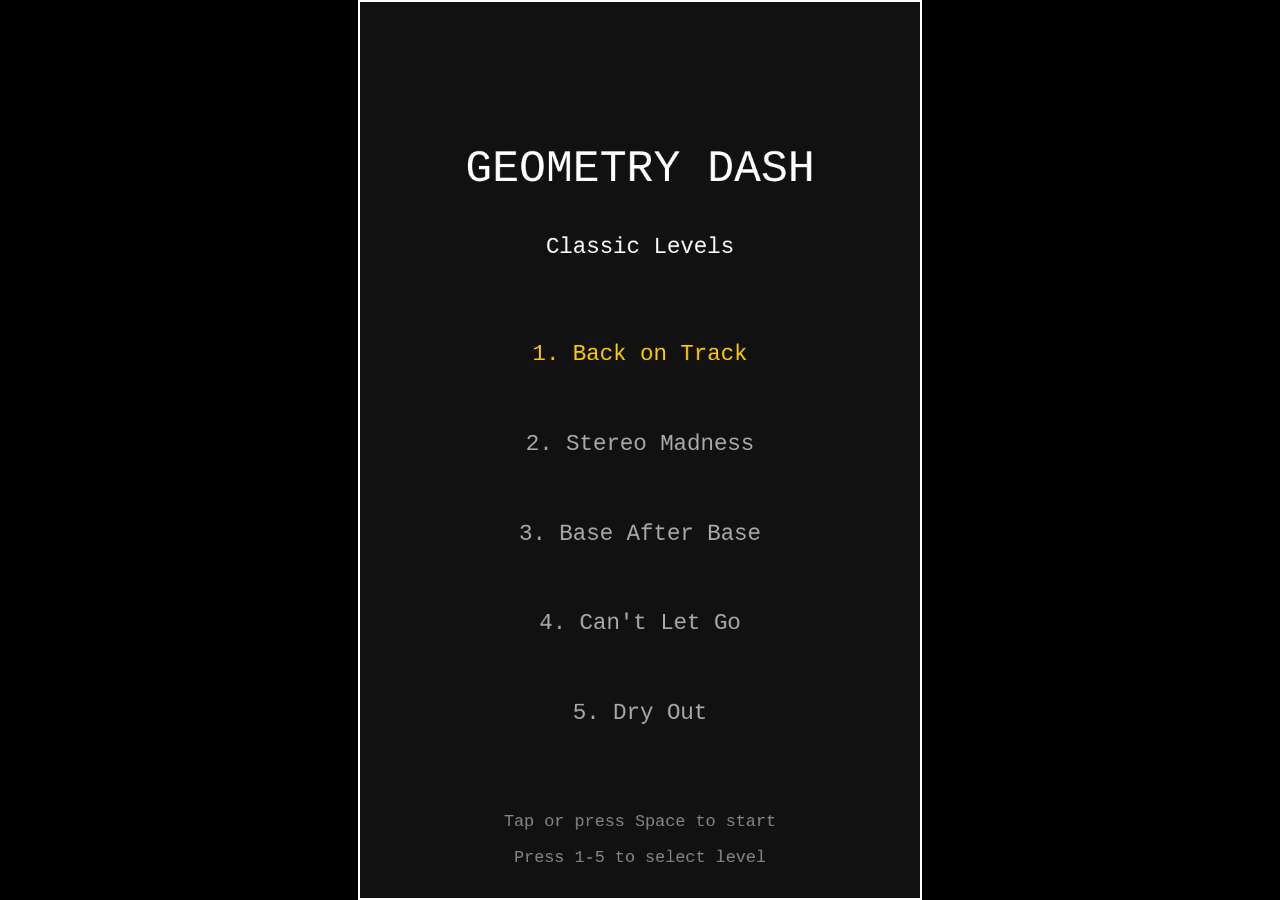
<file: gd.html>
<!DOCTYPE html>
<html lang="en">
<head>
  <meta charset="UTF-8">
  <meta name="viewport" content="width=device-width, initial-scale=1.0, maximum-scale=1.0, user-scalable=yes, viewport-fit=cover">
  <title>Geometry Dash – Classic Levels</title>
  <style>
    * { margin:0; padding:0; box-sizing:border-box; }
    body { background:#000; display:flex; justify-content:center; align-items:center; height:100vh; overflow:hidden; touch-action:manipulation; }
    canvas { border:2px solid #fff; max-width:100%; max-height:100%; }
  </style>
</head>
<body>
<canvas id="gameCanvas"></canvas>

<script>
(function() {
  const canvas = document.getElementById('gameCanvas');
  const ctx = canvas.getContext('2d');

  // Responsive canvas
  function resize() {
    const size = Math.min(window.innerWidth, window.innerHeight) * 0.9;
    canvas.width = size;
    canvas.height = size * 1.6; // taller aspect
  }
  window.addEventListener('resize', resize);
  resize();

  // Audio context for simple beats
  let audioCtx = null;
  function initAudio() { if (!audioCtx) audioCtx = new (window.AudioContext || window.webkitAudioContext)(); if (audioCtx.state === 'suspended') audioCtx.resume(); }
  function playJumpSound() {
    try {
      initAudio();
      const osc = audioCtx.createOscillator();
      const gain = audioCtx.createGain();
      osc.type = 'square';
      osc.frequency.setValueAtTime(400, audioCtx.currentTime);
      gain.gain.setValueAtTime(0.1, audioCtx.currentTime);
      gain.gain.exponentialRampToValueAtTime(0.001, audioCtx.currentTime + 0.1);
      osc.connect(gain);
      gain.connect(audioCtx.destination);
      osc.start();
      osc.stop(audioCtx.currentTime + 0.15);
    } catch(e) {}
  }
  function playDeathSound() {
    try {
      initAudio();
      const osc = audioCtx.createOscillator();
      const gain = audioCtx.createGain();
      osc.type = 'sawtooth';
      osc.frequency.setValueAtTime(200, audioCtx.currentTime);
      osc.frequency.linearRampToValueAtTime(50, audioCtx.currentTime + 0.4);
      gain.gain.setValueAtTime(0.15, audioCtx.currentTime);
      gain.gain.linearRampToValueAtTime(0, audioCtx.currentTime + 0.5);
      osc.connect(gain);
      gain.connect(audioCtx.destination);
      osc.start();
      osc.stop(audioCtx.currentTime + 0.5);
    } catch(e) {}
  }

  // Game state
  const STATE = {
    MENU: 'menu',
    PLAYING: 'playing',
    DEAD: 'dead',
    WIN: 'win'
  };

  let gameState = STATE.MENU;
  let currentLevel = 0;
  let score = 0;
  let attempts = 0;

  // Player
  const player = {
    x: 0,
    y: 0,
    vy: 0,
    size: 0,
    grounded: false,
    color: '#ffcc00'
  };

  const GRAVITY = 0.8;
  const JUMP_FORCE = -12;
  const GROUND_Y_RATIO = 0.75; // ground position relative to canvas height

  let groundY;

  // Obstacles
  let obstacles = [];
  const OBSTACLE_SPEED = 5;
  let levelLength = 0; // distance to finish

  // Level definitions
  const levels = [
    {
      name: 'Back on Track',
      bgColor: '#1a3a1a',
      groundColor: '#2d5a2d',
      obstaclePattern: generateBackOnTrack
    },
    {
      name: 'Stereo Madness',
      bgColor: '#3a1a3a',
      groundColor: '#5a2d5a',
      obstaclePattern: generateStereoMadness
    },
    {
      name: 'Base After Base',
      bgColor: '#1a1a3a',
      groundColor: '#2d2d5a',
      obstaclePattern: generateBaseAfterBase
    },
    {
      name: "Can't Let Go",
      bgColor: '#3a3a1a',
      groundColor: '#5a5a2d',
      obstaclePattern: generateCantLetGo
    },
    {
      name: 'Dry Out',
      bgColor: '#3a2a1a',
      groundColor: '#5a4a2d',
      obstaclePattern: generateDryOut
    }
  ];

  // Level generators (return array of {x, type, height})
  function generateBackOnTrack() {
    const obs = [];
    for (let i = 400; i < 5000; i += 300 + Math.random()*100) {
      obs.push({ x: i, type: 'spike', height: 1 });
    }
    levelLength = 5200;
    return obs;
  }
  function generateStereoMadness() {
    const obs = [];
    for (let i = 400; i < 6000; i += 250) {
      obs.push({ x: i, type: 'spike', height: Math.random() < 0.3 ? 2 : 1 });
      if (Math.random() < 0.2) obs.push({ x: i + 100, type: 'spike', height: 1 });
    }
    levelLength = 6200;
    return obs;
  }
  function generateBaseAfterBase() {
    const obs = [];
    for (let i = 400; i < 5500; i += 350) {
      obs.push({ x: i, type: 'spike', height: 1 });
      if (Math.random() < 0.4) obs.push({ x: i + 150, type: 'spike', height: 1.5 });
    }
    levelLength = 5700;
    return obs;
  }
  function generateCantLetGo() {
    const obs = [];
    for (let i = 400; i < 7000; i += 280) {
      obs.push({ x: i, type: 'spike', height: 1 });
      if (i % 800 < 200) obs.push({ x: i + 120, type: 'spike', height: 2 });
    }
    levelLength = 7200;
    return obs;
  }
  function generateDryOut() {
    const obs = [];
    for (let i = 400; i < 6500; i += 320) {
      obs.push({ x: i, type: 'spike', height: 1 });
      if (Math.random() < 0.25) obs.push({ x: i + 180, type: 'spike', height: 1 });
    }
    levelLength = 6700;
    return obs;
  }

  function startLevel(index) {
    currentLevel = index;
    const level = levels[index];
    obstacles = level.obstaclePattern();
    levelLength = obstacles.length > 0 ? obstacles[obstacles.length-1].x + 600 : 5000;
    player.x = 100;
    player.y = groundY - player.size;
    player.vy = 0;
    player.grounded = true;
    player.size = canvas.width * 0.06;
    score = 0;
    gameState = STATE.PLAYING;
    attempts++;
  }

  function resetToMenu() {
    gameState = STATE.MENU;
  }

  function update() {
    if (gameState !== STATE.PLAYING) return;

    // Player physics
    player.vy += GRAVITY;
    player.y += player.vy;
    groundY = canvas.height * GROUND_Y_RATIO;
    if (player.y + player.size >= groundY) {
      player.y = groundY - player.size;
      player.vy = 0;
      player.grounded = true;
    } else {
      player.grounded = false;
    }

    // Move obstacles
    for (let obs of obstacles) {
      obs.x -= OBSTACLE_SPEED;
    }
    // Remove off-screen obstacles
    obstacles = obstacles.filter(o => o.x > -100);

    // Collision detection
    const px = player.x;
    const py = player.y;
    const ps = player.size;
    for (let obs of obstacles) {
      if (obs.type === 'spike') {
        const spikeWidth = ps * 1.2;
        const spikeHeight = obs.height * ps * 1.5;
        const spikeX = obs.x;
        const spikeY = groundY - spikeHeight;
        if (px + ps > spikeX && px < spikeX + spikeWidth &&
            py + ps > spikeY) {
          die();
          return;
        }
      }
    }

    // Score increases with distance
    score += 0.5;
    // Win condition
    if (score > levelLength / 10) {
      winLevel();
    }
  }

  function die() {
    gameState = STATE.DEAD;
    playDeathSound();
  }

  function winLevel() {
    gameState = STATE.WIN;
    // Play victory sound
    try {
      initAudio();
      [523, 659, 784, 1047].forEach((freq, i) => {
        const osc = audioCtx.createOscillator();
        const gain = audioCtx.createGain();
        osc.type = 'triangle';
        osc.frequency.setValueAtTime(freq, audioCtx.currentTime + i * 0.15);
        gain.gain.setValueAtTime(0.15, audioCtx.currentTime + i * 0.15);
        gain.gain.exponentialRampToValueAtTime(0.001, audioCtx.currentTime + i * 0.15 + 0.3);
        osc.connect(gain);
        gain.connect(audioCtx.destination);
        osc.start(audioCtx.currentTime + i * 0.15);
        osc.stop(audioCtx.currentTime + i * 0.15 + 0.4);
      });
    } catch(e) {}
  }

  function jump() {
    if (gameState === STATE.PLAYING && player.grounded) {
      player.vy = JUMP_FORCE;
      player.grounded = false;
      playJumpSound();
    } else if (gameState === STATE.MENU) {
      // Start first level or selected
      startLevel(0);
    } else if (gameState === STATE.DEAD || gameState === STATE.WIN) {
      if (gameState === STATE.WIN && currentLevel < levels.length - 1) {
        startLevel(currentLevel + 1);
      } else {
        resetToMenu();
      }
    }
  }

  // Input
  canvas.addEventListener('click', jump);
  window.addEventListener('keydown', (e) => {
    if (e.code === 'Space' || e.code === 'ArrowUp') {
      e.preventDefault();
      jump();
    }
    // Number keys select level in menu
    if (gameState === STATE.MENU && e.key >= '1' && e.key <= '5') {
      startLevel(parseInt(e.key) - 1);
    }
  });
  // Touch support
  canvas.addEventListener('touchstart', (e) => { e.preventDefault(); jump(); });

  function draw() {
    ctx.clearRect(0, 0, canvas.width, canvas.height);
    groundY = canvas.height * GROUND_Y_RATIO;

    if (gameState === STATE.MENU) {
      // Menu screen
      ctx.fillStyle = '#111';
      ctx.fillRect(0, 0, canvas.width, canvas.height);
      ctx.fillStyle = '#fff';
      ctx.font = `${canvas.width*0.08}px 'Courier New'`;
      ctx.textAlign = 'center';
      ctx.fillText('GEOMETRY DASH', canvas.width/2, canvas.height*0.2);
      ctx.font = `${canvas.width*0.04}px 'Courier New'`;
      ctx.fillText('Classic Levels', canvas.width/2, canvas.height*0.28);
      
      for (let i = 0; i < levels.length; i++) {
        const y = canvas.height * 0.4 + i * canvas.height * 0.1;
        ctx.fillStyle = i === 0 ? '#ffcc00' : '#aaa';
        ctx.fillText(`${i+1}. ${levels[i].name}`, canvas.width/2, y);
      }
      ctx.fillStyle = '#888';
      ctx.font = `${canvas.width*0.03}px 'Courier New'`;
      ctx.fillText('Tap or press Space to start', canvas.width/2, canvas.height*0.92);
      ctx.fillText('Press 1-5 to select level', canvas.width/2, canvas.height*0.96);
      return;
    }

    // Draw background
    const level = levels[currentLevel];
    ctx.fillStyle = level.bgColor;
    ctx.fillRect(0, 0, canvas.width, canvas.height);
    
    // Ground
    ctx.fillStyle = level.groundColor;
    ctx.fillRect(0, groundY, canvas.width, canvas.height - groundY);
    ctx.fillStyle = '#fff';
    ctx.fillRect(0, groundY, canvas.width, 2); // ground line

    // Obstacles
    for (let obs of obstacles) {
      if (obs.type === 'spike') {
        const spikeWidth = player.size * 1.2;
        const spikeHeight = obs.height * player.size * 1.5;
        ctx.fillStyle = '#ff4444';
        // Draw triangle spike
        ctx.beginPath();
        ctx.moveTo(obs.x, groundY);
        ctx.lineTo(obs.x + spikeWidth/2, groundY - spikeHeight);
        ctx.lineTo(obs.x + spikeWidth, groundY);
        ctx.closePath();
        ctx.fill();
      }
    }

    // Player
    ctx.fillStyle = player.color;
    ctx.fillRect(player.x, player.y, player.size, player.size);
    // Eyes
    ctx.fillStyle = '#000';
    ctx.fillRect(player.x + player.size*0.2, player.y + player.size*0.2, player.size*0.2, player.size*0.2);
    ctx.fillRect(player.x + player.size*0.6, player.y + player.size*0.2, player.size*0.2, player.size*0.2);

    // UI
    ctx.fillStyle = '#fff';
    ctx.font = `${canvas.width*0.04}px 'Courier New'`;
    ctx.textAlign = 'left';
    ctx.fillText(`${levels[currentLevel].name}`, 10, 30);
    ctx.fillText(`Attempt ${attempts}`, 10, 60);
    ctx.textAlign = 'right';
    ctx.fillText(`${Math.floor(score)}`, canvas.width-10, 30);

    if (gameState === STATE.DEAD) {
      ctx.fillStyle = 'rgba(0,0,0,0.7)';
      ctx.fillRect(0, 0, canvas.width, canvas.height);
      ctx.fillStyle = '#ff0000';
      ctx.textAlign = 'center';
      ctx.fillText('YOU CRASHED!', canvas.width/2, canvas.height/2);
      ctx.fillText('Tap to retry', canvas.width/2, canvas.height/2+40);
    }
    if (gameState === STATE.WIN) {
      ctx.fillStyle = 'rgba(0,0,0,0.7)';
      ctx.fillRect(0, 0, canvas.width, canvas.height);
      ctx.fillStyle = '#00ff00';
      ctx.textAlign = 'center';
      ctx.fillText('LEVEL COMPLETE!', canvas.width/2, canvas.height/2);
      if (currentLevel < levels.length-1) {
        ctx.fillText('Tap for next level', canvas.width/2, canvas.height/2+40);
      } else {
        ctx.fillText('All levels done! Tap for menu', canvas.width/2, canvas.height/2+40);
      }
    }
  }

  function gameLoop() {
    update();
    draw();
    requestAnimationFrame(gameLoop);
  }

  // Initialize
  groundY = canvas.height * GROUND_Y_RATIO;
  player.x = 100;
  player.y = groundY - player.size;
  player.size = canvas.width * 0.06;
  resetToMenu();
  gameLoop();
})();
</script>
</body>
</html>
</file>
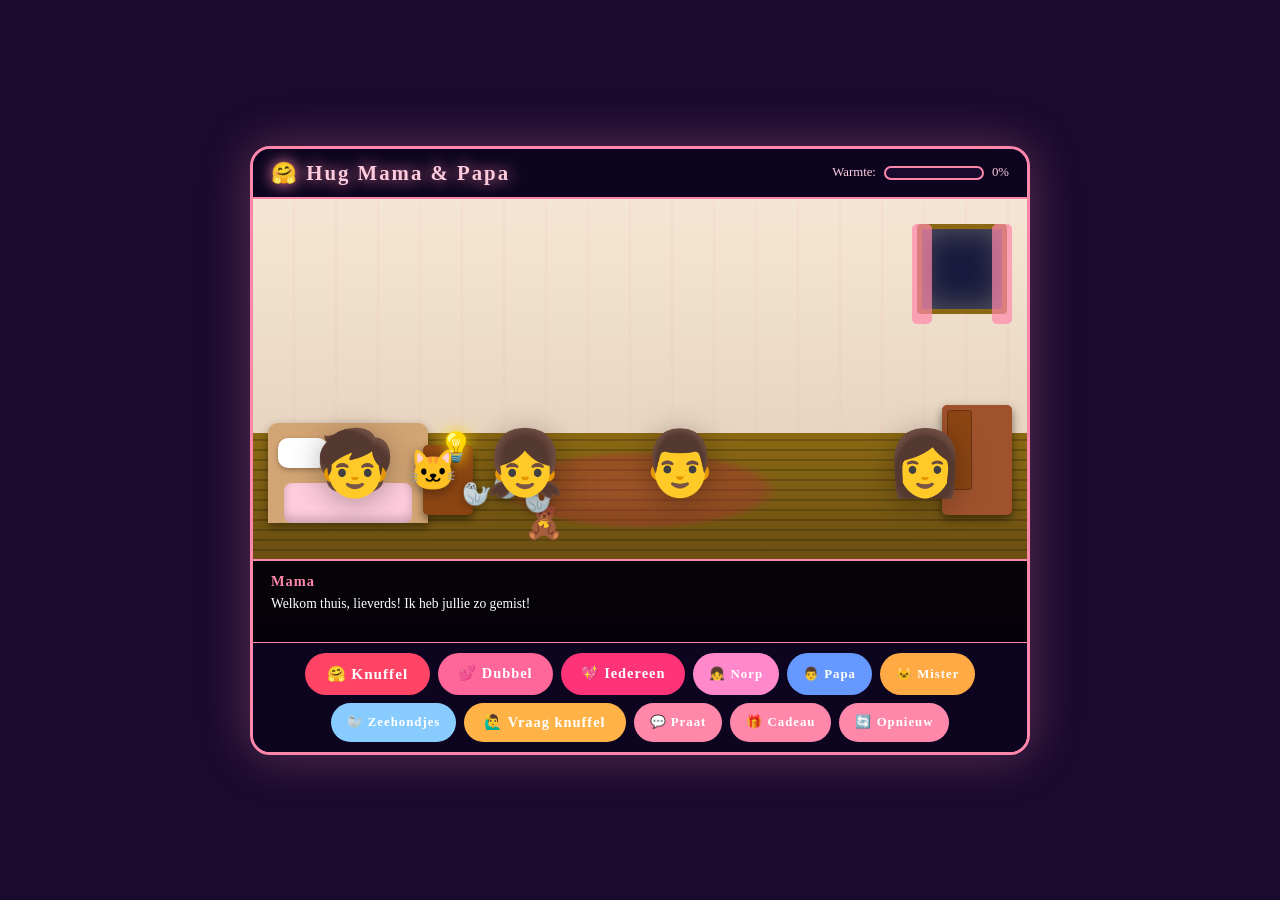
<file: hug the family.html>
<!DOCTYPE html>
<html lang="nl">
<head>
  <meta charset="UTF-8">
  <meta name="viewport" content="width=device-width, initial-scale=1.0, maximum-scale=1.0, user-scalable=yes">
  <title>Hug Mama & Papa - Met Norp, Mister & Zeehondjes</title>
  <style>
    * { margin:0; padding:0; box-sizing:border-box; -webkit-tap-highlight-color:transparent; user-select:none; }
    body { background:#1a0a2e; min-height:100vh; display:flex; justify-content:center; align-items:center; font-family:'Segoe UI','Georgia',serif; padding:8px; margin:0; touch-action:manipulation; }
    .game-container { width:100%; max-width:780px; background:linear-gradient(180deg,#2d1b4e 0%,#1a0a2e 100%); border:3px solid #ff88aa; border-radius:20px; overflow:hidden; box-shadow:0 0 50px rgba(255,136,170,0.3); position:relative; }
    .game-header { background:#0d0520; padding:12px 18px; display:flex; justify-content:space-between; align-items:center; border-bottom:2px solid #ff88aa; flex-wrap:wrap; gap:8px; }
    .game-title { color:#ffccdd; font-size:1.3rem; font-weight:bold; letter-spacing:2px; text-shadow:0 0 15px #ff88aa; }
    .hug-meter-container { display:flex; align-items:center; gap:8px; color:#ffccdd; font-size:0.8rem; }
    .hug-meter { width:100px; height:14px; background:#1a0a2e; border:2px solid #ff88aa; border-radius:10px; overflow:hidden; }
    .hug-fill { height:100%; background:linear-gradient(90deg,#ff88aa,#ff4466); border-radius:8px; transition:width 0.3s ease; width:0%; }
    .scene { width:100%; height:360px; background:linear-gradient(180deg,#2a1a3e 0%,#1a0a2e 40%,#3d2b1a 60%,#2d1b0e 100%); position:relative; overflow:hidden; display:flex; align-items:flex-end; justify-content:center; }
    .wall { position:absolute; top:0; width:100%; height:65%; background:linear-gradient(180deg,#f5e6d3 0%,#e8d5c0 100%); }
    .wallpaper { position:absolute; top:0; width:100%; height:100%; background:repeating-linear-gradient(90deg,transparent 0px,transparent 40px,rgba(255,136,170,0.08) 40px,rgba(255,136,170,0.08) 42px); }
    .floor { position:absolute; bottom:0; width:100%; height:35%; background:linear-gradient(180deg,#8B6914 0%,#6B4F12 100%); }
    .floor-wood { position:absolute; bottom:0; width:100%; height:100%; background:repeating-linear-gradient(0deg,transparent 0px,transparent 8px,rgba(0,0,0,0.2) 8px,rgba(0,0,0,0.2) 10px); }
    .bed { position:absolute; bottom:10%; left:2%; width:160px; height:100px; background:#d4a574; border-radius:10px 10px 0 0; box-shadow:0 4px 10px rgba(0,0,0,0.4); }
    .bed-blanket { position:absolute; bottom:0; left:10%; width:80%; height:40%; background:#ffccdd; border-radius:8px; box-shadow:inset 0 -5px 10px rgba(0,0,0,0.2); }
    .bed-pillow { position:absolute; top:15px; left:10px; width:50px; height:30px; background:white; border-radius:10px; box-shadow:0 2px 5px rgba(0,0,0,0.3); }
    .nightstand { position:absolute; bottom:12%; left:22%; width:50px; height:70px; background:#8B4513; border-radius:5px; box-shadow:0 4px 8px rgba(0,0,0,0.5); }
    .nightstand-lamp { position:absolute; top:-15px; left:15px; font-size:1.8rem; filter:drop-shadow(0 0 8px #FFD700); }
    .window-frame { position:absolute; top:25px; right:20px; width:90px; height:90px; background:#1a1a3e; border:5px solid #8B6914; border-radius:4px; box-shadow:inset 0 0 30px rgba(255,255,200,0.3); }
    .curtain-left,.curtain-right { position:absolute; top:-5px; width:20px; height:100px; background:#ff88aa; opacity:0.7; border-radius:5px; }
    .curtain-left { left:-10px; } .curtain-right { right:-10px; }
    .wardrobe { position:absolute; bottom:12%; right:2%; width:70px; height:110px; background:#a0522d; border-radius:5px; box-shadow:0 4px 10px rgba(0,0,0,0.5); }
    .wardrobe-door { position:absolute; top:5px; left:5px; width:25px; height:80px; background:#8B4513; border-radius:3px; border:1px solid #6B3410; }
    .toy-box { position:absolute; bottom:5%; left:35%; font-size:2rem; }
    .rug { position:absolute; bottom:8%; left:50%; transform:translateX(-50%); width:280px; height:80px; background:radial-gradient(ellipse,#c44 0%,#a33 60%,transparent 70%); border-radius:50%; opacity:0.4; }
    .character { position:absolute; bottom:16%; font-size:4rem; transition:all 0.5s ease; z-index:10; filter:drop-shadow(0 5px 15px rgba(0,0,0,0.3)); cursor:pointer; }
    .player { left:8%; animation:playerIdle 3s ease-in-out infinite; }
    .norp { left:30%; animation:norpBounce 2.5s ease-in-out infinite; }
    .papa { left:50%; animation:papaIdle 3.5s ease-in-out infinite; }
    .mother { right:8%; animation:motherIdle 4s ease-in-out infinite; }
    .cat { position:absolute; bottom:18%; left:20%; font-size:2.5rem; z-index:9; cursor:pointer; animation:catWiggle 4s ease-in-out infinite; filter:drop-shadow(0 3px 6px rgba(0,0,0,0.4)); }
    @keyframes catWiggle { 0%,100%{transform:rotate(0deg);} 25%{transform:rotate(5deg);} 75%{transform:rotate(-5deg);} }
    .plushie { position:absolute; font-size:1.5rem; z-index:9; pointer-events:none; filter:drop-shadow(0 2px 5px rgba(0,0,0,0.3)); }
    #fluffy{ bottom:14%; left:27%; } #duppy{ bottom:12%; left:35%; } #luppy{ bottom:16%; left:31%; }
    @keyframes playerIdle { 0%,100%{transform:translateY(0);} 50%{transform:translateY(-8px);} }
    @keyframes norpBounce { 0%,100%{transform:translateY(0) rotate(-3deg);} 30%{transform:translateY(-14px) rotate(3deg);} 60%{transform:translateY(-4px) rotate(-2deg);} }
    @keyframes papaIdle { 0%,100%{transform:translateY(0);} 50%{transform:translateY(-6px);} }
    @keyframes motherIdle { 0%,100%{transform:translateY(0) scaleX(-1);} 50%{transform:translateY(-5px) scaleX(-1);} }
    .hugging .player { left:35%; transform:scale(1.12); animation:hugPulse 0.5s ease-in-out infinite; }
    .hugging .norp { left:40%; transform:scale(1.08); animation:hugPulse 0.5s ease-in-out infinite; animation-delay:0.12s; }
    .hugging .papa { left:45%; transform:scale(1.1); animation:hugPulse 0.5s ease-in-out infinite; animation-delay:0.24s; }
    .hugging .mother { right:5%; transform:scale(1.12) scaleX(-1); animation:hugPulse 0.5s ease-in-out infinite; animation-delay:0.36s; }
    @keyframes hugPulse { 0%,100%{transform:scale(1.12);} 50%{transform:scale(1.18);} }
    .heart-particle { position:absolute; font-size:1.4rem; pointer-events:none; z-index:15; animation:heartFloat 1.5s ease-out forwards; }
    @keyframes heartFloat { 0%{opacity:1;transform:translateY(0) scale(0.5);} 50%{opacity:1;transform:translateY(-60px) scale(1.2);} 100%{opacity:0;transform:translateY(-120px) scale(0.3);} }
    .dialogue-box { background:rgba(0,0,0,0.85); padding:12px 18px; border-top:2px solid #ff88aa; }
    .speaker { color:#ff88aa; font-weight:bold; font-size:0.9rem; margin-bottom:4px; letter-spacing:1px; }
    .dialogue-text { color:#fff; font-size:0.85rem; line-height:1.4; min-height:36px; }
    .controls { background:#0d0520; padding:10px 16px; display:flex; gap:8px; flex-wrap:wrap; border-top:1px solid #ff88aa; justify-content:center; }
    .btn { background:#ff88aa; border:none; color:white; padding:10px 16px; border-radius:25px; font-size:0.8rem; font-weight:bold; cursor:pointer; transition:0.2s; letter-spacing:1px; font-family:inherit; }
    .btn:hover,.btn:active { background:#ffaacc; box-shadow:0 0 20px #ff88aa; transform:scale(1.05); }
    .btn.hug-btn { background:#ff4466; font-size:0.95rem; padding:12px 22px; animation:glowPulse 1.5s ease-in-out infinite; }
    .btn.double-btn { background:#ff6699; font-size:0.9rem; padding:11px 20px; }
    .btn.everyone-btn { background:#ff3377; font-size:0.9rem; padding:11px 20px; animation:glowPulse 2s ease-in-out infinite; }
    .btn.norp-btn { background:#ff88cc; } .btn.papa-btn { background:#6699ff; }
    .btn.cat-btn { background:#ffaa44; } .btn.seals-btn { background:#88ccff; }
    .btn.ask-hug-btn { background:#ffb347; font-size:0.9rem; padding:11px 20px; }
    @keyframes glowPulse { 0%,100%{box-shadow:0 0 10px #ff4466;} 50%{box-shadow:0 0 30px #ff4466;} }
    .btn:disabled { opacity:0.5; pointer-events:none; }
    .postgame-overlay { position:absolute; top:0; left:0; width:100%; height:100%; background:rgba(0,0,0,0.9); z-index:25; display:none; flex-direction:column; align-items:center; justify-content:flex-start; gap:10px; animation:fadeIn 0.8s ease-out; overflow-y:auto; padding:30px 20px; }
    .postgame-overlay.active { display:flex; }
    .postgame-title { color:#FFD700; font-size:1.5rem; font-weight:bold; text-shadow:0 0 30px #FFD700; animation:glowPulse 1s ease-in-out infinite; text-align:center; margin-bottom:5px; }
    .postgame-message { color:#ffccdd; font-size:0.9rem; text-align:center; max-width:380px; line-height:1.5; }
    .postgame-btn { background:#FFD700; border:none; color:#1a0a2e; padding:12px 24px; border-radius:30px; font-size:0.9rem; font-weight:bold; cursor:pointer; transition:0.2s; letter-spacing:1px; font-family:inherit; box-shadow:0 0 20px #FFD700; margin:4px 0; min-height:44px; }
    .postgame-btn:hover { background:#FFF; box-shadow:0 0 35px #FFD700; transform:scale(1.05); }
    .golden-star { position:absolute; top:8%; left:50%; transform:translateX(-50%); font-size:3.5rem; z-index:5; pointer-events:none; opacity:0; transition:all 1s ease; filter:drop-shadow(0 0 20px #FFD700) drop-shadow(0 0 40px #FFA500); }
    .golden-star.active { opacity:1; animation:starGlow 1s ease-in-out infinite,starSpin 6s linear infinite; }
    @keyframes starGlow { 0%,100%{filter:drop-shadow(0 0 20px #FFD700) drop-shadow(0 0 40px #FFA500) scale(1);} 50%{filter:drop-shadow(0 0 40px #FFD700) drop-shadow(0 0 80px #FFA500) scale(1.15);} }
    @keyframes starSpin { 0%{transform:translateX(-50%) rotateY(0deg);} 100%{transform:translateX(-50%) rotateY(360deg);} }
    @keyframes fadeIn { 0%{opacity:0;} 100%{opacity:1;} }
    @media (max-width:600px) { .scene{height:280px;} .character{font-size:2.8rem;} .player{left:2%;} .norp{left:24%;} .papa{left:46%;} .mother{right:2%;} .cat{font-size:1.8rem;left:18%;bottom:20%;} .btn{padding:8px 10px;font-size:0.7rem;} .btn.hug-btn{font-size:0.8rem;padding:10px 14px;} .bed{width:120px;height:80px;} .nightstand{left:24%;width:40px;height:55px;} .wardrobe{width:55px;height:90px;} .plushie{font-size:1.2rem;} #fluffy{bottom:12%;left:25%;} #duppy{bottom:10%;left:33%;} #luppy{bottom:14%;left:29%;} }
  </style>
</head>
<body>
<div class="game-container" id="gameContainer">
  <div class="game-header">
    <span class="game-title">🤗 Hug Mama & Papa</span>
    <div class="hug-meter-container">
      <span>Warmte:</span>
      <div class="hug-meter"><div class="hug-fill" id="hugFill"></div></div>
      <span id="hugPercent">0%</span>
    </div>
  </div>

  <div class="scene" id="scene">
    <div class="wall"><div class="wallpaper"></div></div>
    <div class="floor"><div class="floor-wood"></div></div>
    <div class="bed"><div class="bed-pillow"></div><div class="bed-blanket"></div></div>
    <div class="nightstand"><div class="nightstand-lamp">💡</div></div>
    <div class="wardrobe"><div class="wardrobe-door"></div></div>
    <div class="window-frame"><div class="curtain-left"></div><div class="curtain-right"></div></div>
    <div class="toy-box">🧸</div>
    <div class="rug"></div>
    <div class="golden-star" id="goldenStar">⭐</div>
    <div class="plushie" id="fluffy" title="Fluffy">🦭</div>
    <div class="plushie" id="duppy" title="Duppy">🦭</div>
    <div class="plushie" id="luppy" title="Luppy">🦭</div>
    <div class="character player" id="player">🧒</div>
    <div class="character norp" id="norp">👧</div>
    <div class="character papa" id="papa">👨</div>
    <div class="character mother" id="mother">👩</div>
    <div class="cat" id="mister" title="Mister de kat" onclick="petMister()">🐱</div>
    <div class="postgame-overlay" id="postgameOverlay">
      <div class="postgame-title">🌟 PERFECT SCORE! 🌟</div>
      <div class="postgame-message">
        Je hebt 100% warmte bereikt!<br>
        Mama, Papa, Norp en Sa zijn helemaal gelukkig!<br>
        De gouden ster schijnt voor altijd in deze knusse slaapkamer!<br>
        Norps zeehondjes Fluffy, Duppy en Luppy zijn ook blij!<br>
        En Mister de kat spint van geluk!<br><br>
        Wat wil je nu doen?
      </div>
      <button class="postgame-btn" onclick="playAgain()">🔄 Opnieuw Spelen</button>
      <button class="postgame-btn" onclick="keepHugging()">💖 Blijf Knuffelen</button>
    </div>
  </div>

  <div class="dialogue-box">
    <div class="speaker" id="speaker">Mama</div>
    <div class="dialogue-text" id="dialogueText">Welkom thuis, lieverds! Ik heb jullie zo gemist!</div>
  </div>

  <div class="controls">
    <button class="btn hug-btn" id="hugBtn" onclick="giveHug()">🤗 Knuffel</button>
    <button class="btn double-btn" onclick="doubleHug()">💕 Dubbel</button>
    <button class="btn everyone-btn" onclick="everyoneHug()">💖 Iedereen</button>
    <button class="btn norp-btn" onclick="hugNorp()">👧 Norp</button>
    <button class="btn papa-btn" onclick="hugPapa()">👨 Papa</button>
    <button class="btn cat-btn" onclick="petMister()">🐱 Mister</button>
    <button class="btn seals-btn" onclick="hugSeals()">🦭 Zeehondjes</button>
    <button class="btn ask-hug-btn" onclick="askHug()">🙋‍♂️ Vraag knuffel</button>
    <button class="btn" onclick="saySomething()">💬 Praat</button>
    <button class="btn" onclick="giveGift()">🎁 Cadeau</button>
    <button class="btn" onclick="resetGame()">🔄 Opnieuw</button>
  </div>
</div>

<script>
  (function() {
    const state = {
      hugCount: 0, maxHugs: 20, totalWarmth: 0, isHugging: false,
      giftsGiven: 0, postgameActive: false, infiniteMode: false,
    };

    const mamaDialogues = [
      "Welkom thuis, lieverds! Ik heb jullie zo gemist!",
      "Je maakt mijn dag altijd beter!",
      "Ik ben zo trots op wie jullie zijn geworden.",
      "Weet je nog toen je klein was? Je rende elke dag naar me toe!",
      "De liefde van een mama vervaagt nooit.",
      "Jullie en Papa zijn het beste wat me ooit is overkomen.",
      "Kom hier, laat me je nog even vasthouden.",
      "Ik hou meer van jullie dan woorden kunnen zeggen.",
      "Dankjewel dat jullie zulke geweldige kinderen zijn.",
      "Hoe oud je ook wordt, je blijft altijd mijn baby.",
      "Knuffels zijn het beste medicijn, toch?",
      "Ik koester elk moment dat we samen zijn.",
      "Jullie hebben zulke lieve harten. Ik ben zo gezegend.",
      "Jullie blij zien maakt mij ook blij.",
      "Vergeet nooit hoeveel er van je gehouden wordt.",
    ];
    const saDialogues = [
      "Ik hou van je, Mama!",
      "Je bent de beste mama van de hele wereld!",
      "Dankjewel dat je er altijd voor me bent.",
      "Mama, je bent mijn held!",
      "Mag ik hier gewoon blijven en je voor altijd knuffelen?",
      "Jij weet altijd hoe je me beter moet laten voelen.",
      "Ik ben zo dankbaar dat jij mijn mama bent.",
      "Jouw knuffels zijn de warmste!",
      "Ik hoop dat ik later net zo geweldig word als jij.",
      "Ik vind je lief, Mama!",
      "Norp en ik hebben de beste mama!",
      "Papa is ook de beste!",
    ];
    const norpDialogues = [
      "Hoi! Ik ben Norp!",
      "Ik wil ook een knuffel!",
      "Mag ik meedoen?",
      "Ik hou van jullie!",
      "Kijk! Ik kan dansen!",
      "Mijn knuffel heet Pluisje!",
      "Ik ben al vijf jaar!",
      "Mama! Papa! Sa! Kijk!",
      "Ik heb een tekening gemaakt!",
      "Vind je mijn jurk mooi?",
      "Ik kan al tot tien tellen!",
      "Wil je met me spelen?",
      "Ik hou van pannenkoeken!",
      "Eén, twee, drie, vier, vijf!",
      "Slaap lekker!",
      "Ik ben blij!",
      "Nog een knuffel alsjeblieft!",
      "Sa is mijn grote zus/broer!",
      "Mama is de liefste!",
      "Papa is grappig!",
      "Fluffy, Duppy en Luppy zijn mijn beste vriendjes!",
      "Mijn zeehondjes willen ook een knuffel!",
      "Fluffy is de zachtste!",
      "Duppy maakt altijd grapjes!",
      "Luppy houdt van slapen!",
      "Mister is de liefste kat van de wereld!",
    ];
    const papaDialogues = [
      "Hé, kampioen! Goed je te zien!",
      "Kom hier, geef je ouwe papa een knuffel!",
      "Ik ben trots op je, weet je dat?",
      "Papa's meisje/jongen!",
      "Je wordt elke dag groter!",
      "Ik hou van jou en Norp meer dan wat ook.",
      "Papa is er altijd voor je.",
      "Geef me nog een knuffel voor het slapengaan.",
      "Je maakt me zo blij!",
      "Mama en ik zijn zo gelukkig met jullie.",
      "Kom, laten we mama ook een knuffel geven!",
      "Wie is er klaar voor een berenknuffel?",
      "Je bent mijn kleine superheld!",
    ];
    const misterDialogues = [
      "Miauw!", "Prrrrr...", "Miauw miauw!", "Ik ben Mister!",
      "Aai me!", "Ik vind knuffels lekker warm.", "Norp is mijn favoriete mens.",
      "Miauw! (Ik heb honger)", "Snor snor...", "Laat me met rust, ik slaap.",
      "Miauw! Aaien!", "Ik lig op de vensterbank.",
    ];

    const hugFill = document.getElementById('hugFill');
    const hugPercent = document.getElementById('hugPercent');
    const speaker = document.getElementById('speaker');
    const dialogueText = document.getElementById('dialogueText');
    const player = document.getElementById('player');
    const norpEl = document.getElementById('norp');
    const papaEl = document.getElementById('papa');
    const mother = document.getElementById('mother');
    const misterEl = document.getElementById('mister');
    const scene = document.getElementById('scene');
    const hugBtn = document.getElementById('hugBtn');
    const goldenStar = document.getElementById('goldenStar');
    const postgameOverlay = document.getElementById('postgameOverlay');

    function spawnHearts(count = 5) {
      const hearts = ['❤️','💕','💗','💖','💝','🥰','💓','✨','💞','💘'];
      for (let i = 0; i < count; i++) {
        setTimeout(() => {
          const heart = document.createElement('span');
          heart.className = 'heart-particle';
          heart.textContent = hearts[Math.floor(Math.random() * hearts.length)];
          heart.style.left = (10 + Math.random() * 80) + '%';
          heart.style.bottom = (15 + Math.random() * 30) + '%';
          heart.style.fontSize = (1 + Math.random() * 2.5) + 'rem';
          scene.appendChild(heart);
          setTimeout(() => heart.remove(), 1500);
        }, i * 120);
      }
    }

    function addWarmth(amount = 1) {
      if (state.infiniteMode) { hugFill.style.width = '100%'; hugPercent.textContent = '100%'; return; }
      state.hugCount += amount;
      state.totalWarmth = Math.min(100, (state.hugCount / state.maxHugs) * 100);
      hugFill.style.width = state.totalWarmth + '%';
      hugPercent.textContent = Math.round(state.totalWarmth) + '%';
      if (state.totalWarmth >= 100 && !goldenStar.classList.contains('active')) activateGoldenStar();
    }

    function activateGoldenStar() {
      goldenStar.classList.add('active');
      spawnHearts(15);
      speaker.textContent = 'Iedereen'; dialogueText.textContent = '🌟 WAUW! 100% WARMTE! DE GOUDEN STER VERSCHIJNT! 🌟';
      setTimeout(() => {
        state.postgameActive = true;
        postgameOverlay.classList.add('active');
        postgameOverlay.scrollTop = 0;
      }, 3000);
    }

    function resetCharacters() {
      scene.classList.remove('hugging');
      player.textContent = '🧒'; norpEl.textContent = '👧'; papaEl.textContent = '👨'; mother.textContent = '👩';
      player.style.left = '8%'; norpEl.style.left = '30%'; papaEl.style.left = '50%'; mother.style.right = '8%';
      player.style.transform = ''; norpEl.style.transform = ''; papaEl.style.transform = ''; mother.style.transform = '';
      misterEl.style.transform = ''; misterEl.textContent = '🐱';
      state.isHugging = false; hugBtn.disabled = false;
    }

    function setDialogue(character, text) {
      const names = { sa:'Sa', norp:'Norp', papa:'Papa', mister:'Mister', mama:'Mama', seals:'Zeehondjes' };
      speaker.textContent = names[character] || 'Mama';
      dialogueText.textContent = text;
    }

    // ---------- REVISED DEFAULT HUG (everyone moves to Mama) ----------
    function giveHug() {
      if (state.isHugging || state.postgameActive) return;
      state.isHugging = true; addWarmth(1); hugBtn.disabled = true;
      scene.classList.add('hugging');

      // Everyone moves to Mama's side
      player.style.left = '35%';  // Sa
      norpEl.style.left = '40%';  // Norp
      papaEl.style.left = '45%';  // Papa
      mother.style.right = '5%';  // Mama stays mostly still

      // Everyone shows love
      player.textContent = '🧒❤️';
      norpEl.textContent = '👧❤️';
      papaEl.textContent = '👨❤️';
      mother.textContent = '👩❤️';

      // Random dialogue from any family member
      const speakers = ['sa', 'norp', 'papa'];
      const who = speakers[Math.floor(Math.random() * speakers.length)];
      if (who === 'sa') setDialogue('sa', saDialogues[Math.floor(Math.random() * saDialogues.length)]);
      else if (who === 'norp') setDialogue('norp', norpDialogues[Math.floor(Math.random() * norpDialogues.length)]);
      else if (who === 'papa') setDialogue('papa', papaDialogues[Math.floor(Math.random() * papaDialogues.length)]);

      spawnHearts(8);
      setTimeout(() => {
        setDialogue('mama', mamaDialogues[Math.floor(Math.random() * mamaDialogues.length)]);
        spawnHearts(6);
      }, 1200);
      setTimeout(resetCharacters, 2500);
    }

    // Double hug stays the same (Sa & Norp hug Mama)
    function doubleHug() {
      if (state.isHugging || state.postgameActive) return;
      state.isHugging = true; addWarmth(2); hugBtn.disabled = true; scene.classList.add('hugging');
      player.textContent = '🧒💕'; norpEl.textContent = '👧💕'; player.style.left = '18%'; norpEl.style.left = '34%'; mother.style.right = '14%'; mother.textContent = '👩💕';
      setDialogue('sa', 'Mama! Wij willen je samen knuffelen! 💕');
      spawnHearts(10);
      setTimeout(() => { setDialogue('mama', 'Mijn lieve kinderen! Jullie maken mama zo trots! 💖'); spawnHearts(6); }, 1500);
      setTimeout(resetCharacters, 3000);
    }

    function everyoneHug() {
      if (state.isHugging || state.postgameActive) return;
      state.isHugging = true; addWarmth(4); hugBtn.disabled = true; scene.classList.add('hugging');
      player.textContent = '🧒💖'; norpEl.textContent = '👧💖'; papaEl.textContent = '👨💖'; mother.textContent = '👩💖';
      misterEl.textContent = '🐱💖'; document.getElementById('fluffy').textContent = '🦭💖'; document.getElementById('duppy').textContent = '🦭💖'; document.getElementById('luppy').textContent = '🦭💖';
      player.style.left = '12%'; norpEl.style.left = '28%'; papaEl.style.left = '44%'; mother.style.right = '8%';
      setDialogue('sa', 'GROEPSKNUFFEL MET IEDEREEN! 💖💖💖');
      spawnHearts(20);
      setTimeout(() => { setDialogue('mama', 'Dit is het allermooiste moment! 💖'); spawnHearts(10); }, 1500);
      setTimeout(() => { setDialogue('norp', 'Zelfs Fluffy, Duppy en Luppy doen mee! 🦭'); spawnHearts(8); }, 2800);
      setTimeout(() => { setDialogue('mister', 'Prrrr... miauw! 🐱'); spawnHearts(6); }, 4000);
      setTimeout(() => {
        document.getElementById('fluffy').textContent = '🦭'; document.getElementById('duppy').textContent = '🦭'; document.getElementById('luppy').textContent = '🦭';
        misterEl.textContent = '🐱'; resetCharacters();
      }, 5500);
    }

    function hugNorp() {
      if (state.isHugging || state.postgameActive) return;
      state.isHugging = true; addWarmth(1); hugBtn.disabled = true;
      norpEl.style.transform = 'scale(1.3)'; norpEl.textContent = '👧💕'; player.style.left = '20%'; player.textContent = '🧒💕';
      setDialogue('sa', 'Norp! Mijn kleine zusje! 💕');
      spawnHearts(6);
      setTimeout(() => { setDialogue('norp', norpDialogues[Math.floor(Math.random() * norpDialogues.length)]); spawnHearts(4); }, 1200);
      setTimeout(resetCharacters, 2500);
    }

    function hugPapa() {
      if (state.isHugging || state.postgameActive) return;
      state.isHugging = true; addWarmth(1); hugBtn.disabled = true;
      papaEl.style.transform = 'scale(1.3)'; papaEl.textContent = '👨💕'; player.style.left = '35%'; player.textContent = '🧒💕';
      setDialogue('sa', 'Papa! Je bent de beste! 💙');
      spawnHearts(6);
      setTimeout(() => { setDialogue('papa', papaDialogues[Math.floor(Math.random() * papaDialogues.length)]); spawnHearts(4); }, 1200);
      setTimeout(resetCharacters, 2500);
    }

    function petMister() {
      if (state.isHugging || state.postgameActive) return;
      state.isHugging = true; addWarmth(1); hugBtn.disabled = true;
      misterEl.style.transform = 'scale(1.3)'; misterEl.textContent = '🐱💕';
      setDialogue('mister', misterDialogues[Math.floor(Math.random() * misterDialogues.length)]);
      spawnHearts(4);
      setTimeout(() => { misterEl.style.transform = ''; misterEl.textContent = '🐱'; state.isHugging = false; hugBtn.disabled = false; }, 2000);
    }

    function hugSeals() {
      if (state.isHugging || state.postgameActive) return;
      state.isHugging = true; addWarmth(2); hugBtn.disabled = true;
      document.getElementById('fluffy').textContent = '🦭💕'; document.getElementById('duppy').textContent = '🦭💕'; document.getElementById('luppy').textContent = '🦭💕';
      setDialogue('sa', 'Fluffy, Duppy, Luppy! Kom hier! 🦭');
      spawnHearts(8);
      setTimeout(() => { setDialogue('norp', 'Mijn lieve zeehondjes! Ik hou van jullie!'); spawnHearts(6); }, 1500);
      setTimeout(() => {
        document.getElementById('fluffy').textContent = '🦭'; document.getElementById('duppy').textContent = '🦭'; document.getElementById('luppy').textContent = '🦭';
        state.isHugging = false; hugBtn.disabled = false;
      }, 3000);
    }

    function askHug() {
      if (state.isHugging || state.postgameActive) return;
      state.isHugging = true; addWarmth(1); hugBtn.disabled = true;
      scene.classList.add('hugging');
      const characters = ['mama', 'papa', 'norp', 'mister', 'seals'];
      const who = characters[Math.floor(Math.random() * characters.length)];

      if (who === 'mama') {
        mother.textContent = '👩❤️'; mother.style.left = '25%'; player.textContent = '🧒❤️';
        setDialogue('mama', 'Kom hier, lieverd! Mama geeft je een dikke knuffel!');
      } else if (who === 'papa') {
        papaEl.textContent = '👨❤️'; papaEl.style.left = '35%'; player.textContent = '🧒❤️';
        setDialogue('papa', 'Kom bij papa, kampioen!');
      } else if (who === 'norp') {
        norpEl.textContent = '👧❤️'; norpEl.style.left = '25%'; player.textContent = '🧒❤️';
        setDialogue('norp', 'Sa! Ik wil jou knuffelen!');
      } else if (who === 'mister') {
        misterEl.textContent = '🐱❤️'; misterEl.style.left = '25%'; player.textContent = '🧒❤️';
        setDialogue('mister', 'Miauw! (Mister wrijft tegen je aan)');
      } else if (who === 'seals') {
        document.getElementById('fluffy').textContent = '🦭❤️'; document.getElementById('duppy').textContent = '🦭❤️'; document.getElementById('luppy').textContent = '🦭❤️';
        player.textContent = '🧒❤️';
        setDialogue('seals', 'Fluffy, Duppy en Luppy rollen naar je toe voor een knuffel!');
      }
      spawnHearts(6);
      setTimeout(() => {
        resetCharacters();
        if (who === 'seals') {
          document.getElementById('fluffy').textContent = '🦭'; document.getElementById('duppy').textContent = '🦭'; document.getElementById('luppy').textContent = '🦭';
        }
      }, 2500);
    }

    function saySomething() {
      if (state.isHugging || state.postgameActive) return;
      const who = Math.random() < 0.3 ? 'sa' : Math.random() < 0.55 ? 'norp' : Math.random() < 0.8 ? 'papa' : 'all';
      if (who === 'sa') { setDialogue('sa', saDialogues[Math.floor(Math.random() * saDialogues.length)]); player.style.transform = 'scale(1.1)'; setTimeout(() => player.style.transform = '', 300); }
      else if (who === 'norp') { setDialogue('norp', norpDialogues[Math.floor(Math.random() * norpDialogues.length)]); norpEl.style.transform = 'scale(1.2) rotate(10deg)'; setTimeout(() => norpEl.style.transform = '', 400); }
      else if (who === 'papa') { setDialogue('papa', papaDialogues[Math.floor(Math.random() * papaDialogues.length)]); papaEl.style.transform = 'scale(1.1)'; setTimeout(() => papaEl.style.transform = '', 350); }
      else { setDialogue('sa', 'Wij houden van elkaar! ❤️💕💖'); player.style.transform = 'scale(1.1)'; norpEl.style.transform = 'scale(1.1)'; papaEl.style.transform = 'scale(1.1)'; setTimeout(() => { player.style.transform = ''; norpEl.style.transform = ''; papaEl.style.transform = ''; }, 400); }
      spawnHearts(2);
    }

    function giveGift() {
      if (state.isHugging || state.postgameActive) return;
      state.giftsGiven++;
      const gifts = ['🌸','💐','🍪','☕','📝','🧣','🎀','💌','🕯️','🧸'];
      const gift = gifts[Math.floor(Math.random() * gifts.length)];
      const who = Math.random() < 0.3 ? 'sa' : Math.random() < 0.55 ? 'norp' : Math.random() < 0.8 ? 'papa' : 'all';
      if (who === 'norp') { setDialogue('norp', `Mama! Papa! Ik heb een cadeautje! ${gift}`); norpEl.textContent = '👧🎁'; setTimeout(() => norpEl.textContent = '👧', 2000); }
      else if (who === 'papa') { setDialogue('papa', `Voor mijn lieve vrouw! ${gift}`); papaEl.textContent = '👨🎁'; setTimeout(() => papaEl.textContent = '👨', 2000); }
      else if (who === 'all') { setDialogue('sa', `Mama, wij hebben samen cadeautjes! ${gift}`); player.textContent = '🧒🎁'; norpEl.textContent = '👧🎁'; papaEl.textContent = '👨🎁'; setTimeout(() => { player.textContent = '🧒'; norpEl.textContent = '👧'; papaEl.textContent = '👨'; }, 2000); }
      else { setDialogue('sa', `Mama, ik heb een cadeautje voor je! ${gift}`); player.textContent = '🧒🎁'; setTimeout(() => player.textContent = '🧒', 2000); }
      spawnHearts(6); addWarmth(1);
      setTimeout(() => { mother.textContent = '👩' + gift; setDialogue('mama', `Oh lieverd! ${gift} Wat ontzettend lief! Dankjewel!`); spawnHearts(5); }, 1500);
      setTimeout(() => mother.textContent = '👩', 3500);
    }

    function resetGame() {
      state.hugCount = 0; state.totalWarmth = 0; state.isHugging = false;
      state.giftsGiven = 0; state.postgameActive = false; state.infiniteMode = false;
      hugFill.style.width = '0%'; hugPercent.textContent = '0%';
      goldenStar.classList.remove('active'); postgameOverlay.classList.remove('active');
      resetCharacters(); misterEl.style.transform = ''; misterEl.textContent = '🐱';
      document.getElementById('fluffy').textContent = '🦭'; document.getElementById('duppy').textContent = '🦭'; document.getElementById('luppy').textContent = '🦭';
      setDialogue('mama', 'Welkom thuis, lieverds! Ik heb jullie zo gemist!');
      const overlay = document.querySelector('.message-overlay'); if (overlay) overlay.remove();
    }

    window.playAgain = function() { resetGame(); };
    window.keepHugging = function() {
      state.postgameActive = false; postgameOverlay.classList.remove('active');
      state.infiniteMode = true;
      hugFill.style.width = '100%'; hugPercent.textContent = '100%';
      goldenStar.classList.add('active');
      setDialogue('mama', 'Knuffel zoveel je wilt! De warmte blijft voor altijd 💖');
      spawnHearts(10);
    };

    window.addEventListener('keydown', (e) => {
      if (state.postgameActive) return;
      if (e.code === 'Space' || e.code === 'KeyH') { e.preventDefault(); giveHug(); }
      else if (e.code === 'KeyD') { doubleHug(); } else if (e.code === 'KeyE') { everyoneHug(); }
      else if (e.code === 'KeyN') { hugNorp(); } else if (e.code === 'KeyP') { hugPapa(); }
      else if (e.code === 'KeyM') { petMister(); } else if (e.code === 'KeyZ') { hugSeals(); }
      else if (e.code === 'KeyA') { askHug(); } else if (e.code === 'KeyS') { saySomething(); }
      else if (e.code === 'KeyG') { giveGift(); } else if (e.code === 'KeyR') { resetGame(); }
    });

    window.giveHug = giveHug; window.doubleHug = doubleHug; window.everyoneHug = everyoneHug;
    window.hugNorp = hugNorp; window.hugPapa = hugPapa; window.petMister = petMister;
    window.hugSeals = hugSeals; window.askHug = askHug; window.saySomething = saySomething; window.giveGift = giveGift; window.resetGame = resetGame;
  })();
</script>
</body>
</html>
</file>
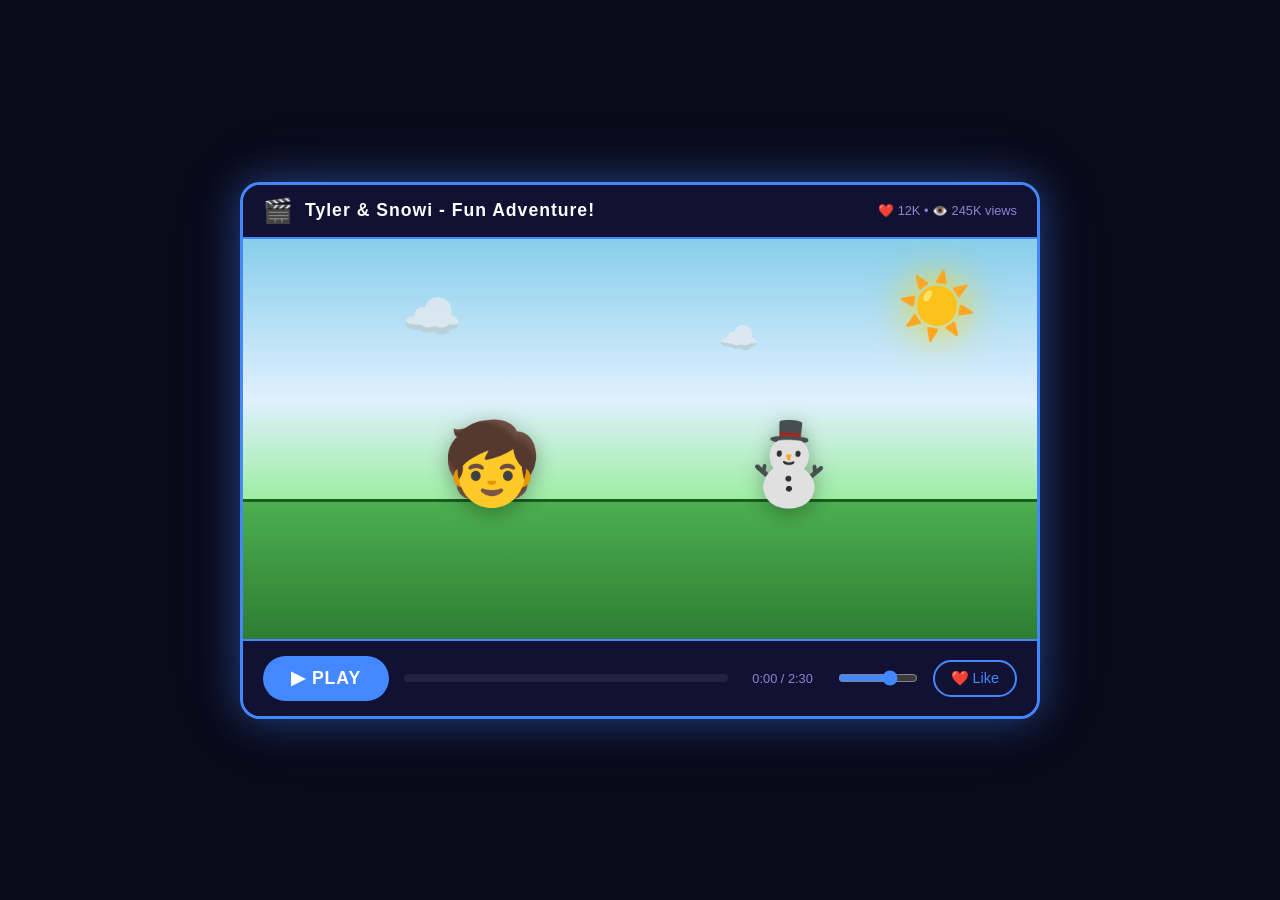
<file: Tyler and snowing.html>
<!DOCTYPE html>
<html lang="en">
<head>
  <meta charset="UTF-8">
  <meta name="viewport" content="width=device-width, initial-scale=1.0, maximum-scale=1.0, user-scalable=yes">
  <title>Tyler & Snowi - Animated Video</title>
  <style>
    * {
      margin: 0;
      padding: 0;
      box-sizing: border-box;
    }

    body {
      background: #0a0a1a;
      min-height: 100vh;
      display: flex;
      justify-content: center;
      align-items: center;
      font-family: 'Segoe UI', 'Arial', sans-serif;
      padding: 10px;
      margin: 0;
      overflow-x: hidden;
    }

    .video-container {
      width: 100%;
      max-width: 800px;
      background: linear-gradient(180deg, #1a1a3e 0%, #0d0d2b 100%);
      border: 3px solid #4488ff;
      border-radius: 20px;
      overflow: hidden;
      box-shadow: 0 0 40px rgba(68, 136, 255, 0.4), 0 0 80px rgba(68, 136, 255, 0.1);
      position: relative;
    }

    .video-header {
      background: #111133;
      padding: 12px 20px;
      display: flex;
      align-items: center;
      gap: 12px;
      border-bottom: 2px solid #4488ff;
    }

    .video-title {
      color: #fff;
      font-size: 1.1rem;
      font-weight: bold;
      letter-spacing: 1px;
      flex-grow: 1;
    }

    .video-stats {
      color: #8888cc;
      font-size: 0.8rem;
    }

    .scene-area {
      width: 100%;
      height: 400px;
      background: linear-gradient(180deg, #87CEEB 0%, #E0F0FF 40%, #90EE90 70%, #228B22 100%);
      position: relative;
      overflow: hidden;
      display: flex;
      align-items: center;
      justify-content: center;
    }

    /* Sky elements */
    .sun {
      position: absolute;
      top: 30px;
      right: 60px;
      font-size: 4rem;
      animation: sunPulse 3s ease-in-out infinite;
      filter: drop-shadow(0 0 20px #FFD700);
    }

    @keyframes sunPulse {
      0%, 100% { transform: scale(1); }
      50% { transform: scale(1.1); }
    }

    .cloud {
      position: absolute;
      font-size: 3rem;
      opacity: 0.8;
      animation: cloudFloat 8s linear infinite;
    }

    .cloud:nth-child(2) { top: 50px; left: 20%; animation-delay: -3s; }
    .cloud:nth-child(3) { top: 80px; left: 60%; animation-delay: -6s; font-size: 2rem; }

    @keyframes cloudFloat {
      0% { transform: translateX(-100px); }
      100% { transform: translateX(calc(100vw + 100px)); }
    }

    /* Ground */
    .ground {
      position: absolute;
      bottom: 0;
      width: 100%;
      height: 35%;
      background: linear-gradient(180deg, #4CAF50, #2E7D32);
      border-top: 3px solid #1B5E20;
    }

    .grass-blade {
      position: absolute;
      bottom: 100%;
      font-size: 1.5rem;
    }

    /* Characters */
    .character {
      position: absolute;
      bottom: 32%;
      font-size: 5rem;
      transition: all 0.5s ease;
      z-index: 5;
      filter: drop-shadow(0 5px 10px rgba(0,0,0,0.3));
    }

    .tyler {
      left: 25%;
      animation: tylerBounce 1s ease-in-out infinite;
    }

    @keyframes tylerBounce {
      0%, 100% { transform: translateY(0); }
      50% { transform: translateY(-15px); }
    }

    .snowi {
      right: 25%;
      animation: snowiFloat 2s ease-in-out infinite;
    }

    @keyframes snowiFloat {
      0%, 100% { transform: translateY(0) rotate(-5deg); }
      50% { transform: translateY(-20px) rotate(5deg); }
    }

    /* Speech bubbles */
    .speech-bubble {
      position: absolute;
      background: white;
      border-radius: 20px;
      padding: 10px 18px;
      font-size: 0.9rem;
      font-weight: bold;
      box-shadow: 0 4px 15px rgba(0,0,0,0.2);
      z-index: 10;
      animation: bubblePop 0.3s ease-out;
      max-width: 200px;
      text-align: center;
    }

    .speech-bubble::after {
      content: '';
      position: absolute;
      bottom: -15px;
      width: 0;
      height: 0;
      border-left: 10px solid transparent;
      border-right: 10px solid transparent;
      border-top: 15px solid white;
    }

    .bubble-left { left: 10%; top: 10%; }
    .bubble-left::after { left: 30px; }
    .bubble-right { right: 10%; top: 10%; }
    .bubble-right::after { right: 30px; }

    @keyframes bubblePop {
      0% { transform: scale(0); opacity: 0; }
      80% { transform: scale(1.1); }
      100% { transform: scale(1); opacity: 1; }
    }

    /* Controls */
    .controls-area {
      background: #111133;
      padding: 15px 20px;
      display: flex;
      align-items: center;
      gap: 15px;
      flex-wrap: wrap;
      border-top: 2px solid #4488ff;
    }

    .play-btn {
      background: #4488ff;
      border: none;
      color: white;
      padding: 12px 28px;
      border-radius: 30px;
      font-size: 1.1rem;
      font-weight: bold;
      cursor: pointer;
      transition: 0.2s;
      letter-spacing: 1px;
    }

    .play-btn:hover {
      background: #6699ff;
      box-shadow: 0 0 20px #4488ff;
      transform: scale(1.05);
    }

    .play-btn:active {
      transform: scale(0.95);
    }

    .play-btn.playing {
      background: #ff4444;
      animation: pulse 1s infinite;
    }

    @keyframes pulse {
      0%, 100% { box-shadow: 0 0 10px #ff4444; }
      50% { box-shadow: 0 0 30px #ff4444; }
    }

    .progress-bar {
      flex-grow: 1;
      height: 8px;
      background: #222244;
      border-radius: 4px;
      overflow: hidden;
      cursor: pointer;
    }

    .progress-fill {
      height: 100%;
      background: linear-gradient(90deg, #4488ff, #88bbff);
      border-radius: 4px;
      transition: width 0.3s;
      width: 0%;
    }

    .time-display {
      color: #8888cc;
      font-size: 0.8rem;
      min-width: 80px;
      text-align: center;
    }

    .volume-slider {
      width: 80px;
      accent-color: #4488ff;
    }

    .like-btn {
      background: none;
      border: 2px solid #4488ff;
      color: #4488ff;
      padding: 8px 16px;
      border-radius: 20px;
      cursor: pointer;
      font-size: 0.9rem;
      transition: 0.2s;
    }

    .like-btn.liked {
      background: #4488ff;
      color: white;
    }

    /* Subtitles */
    .subtitles {
      position: absolute;
      bottom: 15%;
      width: 100%;
      text-align: center;
      z-index: 15;
      pointer-events: none;
    }

    .subtitle-text {
      display: inline-block;
      background: rgba(0,0,0,0.8);
      color: white;
      padding: 8px 20px;
      border-radius: 20px;
      font-size: 1rem;
      letter-spacing: 1px;
      animation: subtitleFade 0.3s ease-out;
    }

    @keyframes subtitleFade {
      0% { opacity: 0; transform: translateY(10px); }
      100% { opacity: 1; transform: translateY(0); }
    }

    /* Effects */
    .sparkle {
      position: absolute;
      pointer-events: none;
      font-size: 1.5rem;
      animation: sparkleAnim 1s ease-out forwards;
      z-index: 20;
    }

    @keyframes sparkleAnim {
      0% { opacity: 1; transform: scale(1) translateY(0); }
      100% { opacity: 0; transform: scale(0) translateY(-50px); }
    }

    /* Responsive */
    @media (max-width: 600px) {
      .scene-area {
        height: 300px;
      }
      .character {
        font-size: 3.5rem;
      }
      .tyler { left: 15%; }
      .snowi { right: 15%; }
      .speech-bubble {
        font-size: 0.7rem;
        padding: 6px 12px;
        max-width: 140px;
      }
    }
  </style>
</head>
<body>

<div class="video-container" id="videoContainer">
  <!-- Header -->
  <div class="video-header">
    <span style="font-size:1.5rem;">🎬</span>
    <span class="video-title">Tyler & Snowi - Fun Adventure!</span>
    <span class="video-stats">❤️ 12K • 👁️ 245K views</span>
  </div>

  <!-- Scene -->
  <div class="scene-area" id="sceneArea">
    <div class="sun">☀️</div>
    <div class="cloud">☁️</div>
    <div class="cloud">☁️</div>
    <div class="ground"></div>
    <div class="character tyler" id="tyler">🧒</div>
    <div class="character snowi" id="snowi">⛄</div>
    <div class="subtitles" id="subtitles"></div>
  </div>

  <!-- Controls -->
  <div class="controls-area">
    <button class="play-btn" id="playBtn" onclick="togglePlay()">▶ PLAY</button>
    <div class="progress-bar" id="progressBar" onclick="seekVideo(event)">
      <div class="progress-fill" id="progressFill"></div>
    </div>
    <span class="time-display" id="timeDisplay">0:00 / 2:30</span>
    <input type="range" class="volume-slider" id="volumeSlider" min="0" max="100" value="70" oninput="setVolume(this.value)" title="Volume">
    <button class="like-btn" id="likeBtn" onclick="toggleLike()">❤️ Like</button>
  </div>
</div>

<script>
  (function() {
    // ──────────────────────────────────────
    // AUDIO ENGINE
    // ──────────────────────────────────────
    let audioCtx = null;
    let masterGain = null;
    let musicOscillators = [];
    let currentMusicInterval = null;

    function initAudio() {
      if (!audioCtx) {
        audioCtx = new (window.AudioContext || window.webkitAudioContext)();
        masterGain = audioCtx.createGain();
        masterGain.gain.value = 0.5;
        masterGain.connect(audioCtx.destination);
      }
      if (audioCtx.state === 'suspended') audioCtx.resume();
    }

    function setVolume(value) {
      const vol = value / 100;
      if (masterGain) masterGain.gain.value = vol * 0.7;
    }

    function stopAllMusic() {
      if (currentMusicInterval) clearInterval(currentMusicInterval);
      musicOscillators.forEach(osc => {
        try { osc.stop(); } catch(e) {}
      });
      musicOscillators = [];
    }

    // Play a happy musical note
    function playNote(freq, startTime, duration = 0.3, type = 'triangle') {
      if (!audioCtx) return;
      const osc = audioCtx.createOscillator();
      const gain = audioCtx.createGain();
      osc.type = type;
      osc.frequency.setValueAtTime(freq, startTime);
      gain.gain.setValueAtTime(0, startTime);
      gain.gain.linearRampToValueAtTime(0.3, startTime + 0.03);
      gain.gain.exponentialRampToValueAtTime(0.001, startTime + duration);
      osc.connect(gain);
      gain.connect(masterGain);
      osc.start(startTime);
      osc.stop(startTime + duration + 0.05);
      musicOscillators.push(osc);
    }

    // Play a cheerful melody
    function playHappyMelody() {
      if (!audioCtx) return;
      const now = audioCtx.currentTime;
      const melody = [
        { freq: 523, time: 0 },    // C5
        { freq: 587, time: 0.2 },  // D5
        { freq: 659, time: 0.4 },  // E5
        { freq: 523, time: 0.6 },  // C5
        { freq: 659, time: 0.8 },  // E5
        { freq: 784, time: 1.0 },  // G5
        { freq: 659, time: 1.2 },  // E5
        { freq: 523, time: 1.4 },  // C5
      ];
      melody.forEach(note => playNote(note.freq, now + note.time, 0.25));
    }

    // Play background ambient music (looping)
    function startBackgroundMusic() {
      stopAllMusic();
      if (!audioCtx) return;
      const playLoop = () => {
        if (!audioCtx || audioCtx.state === 'closed') return;
        const now = audioCtx.currentTime;
        // Gentle pad
        [261, 329, 392, 523].forEach((freq, i) => {
          const osc = audioCtx.createOscillator();
          const gain = audioCtx.createGain();
          osc.type = 'sine';
          osc.frequency.setValueAtTime(freq, now);
          gain.gain.setValueAtTime(0.05, now);
          gain.gain.linearRampToValueAtTime(0.05, now + 0.1);
          osc.connect(gain);
          gain.connect(masterGain);
          osc.start(now);
          osc.stop(now + 3.5);
          musicOscillators.push(osc);
        });
      };
      playLoop();
      currentMusicInterval = setInterval(playLoop, 3500);
    }

    // Play "talking" sound effect
    function playTalkSound() {
      if (!audioCtx) return;
      const now = audioCtx.currentTime;
      for (let i = 0; i < 3; i++) {
        const osc = audioCtx.createOscillator();
        const gain = audioCtx.createGain();
        osc.type = 'square';
        osc.frequency.setValueAtTime(200 + Math.random() * 400, now + i * 0.08);
        gain.gain.setValueAtTime(0.05, now + i * 0.08);
        gain.gain.exponentialRampToValueAtTime(0.001, now + i * 0.08 + 0.06);
        osc.connect(gain);
        gain.connect(masterGain);
        osc.start(now + i * 0.08);
        osc.stop(now + i * 0.08 + 0.08);
        musicOscillators.push(osc);
      }
    }

    // Play laugh sound
    function playLaughSound() {
      if (!audioCtx) return;
      const now = audioCtx.currentTime;
      [400, 500, 600, 500, 400].forEach((freq, i) => {
        const osc = audioCtx.createOscillator();
        const gain = audioCtx.createGain();
        osc.type = 'triangle';
        osc.frequency.setValueAtTime(freq, now + i * 0.12);
        gain.gain.setValueAtTime(0.1, now + i * 0.12);
        gain.gain.exponentialRampToValueAtTime(0.001, now + i * 0.12 + 0.1);
        osc.connect(gain);
        gain.connect(masterGain);
        osc.start(now + i * 0.12);
        osc.stop(now + i * 0.12 + 0.12);
        musicOscillators.push(osc);
      });
    }

    // Play "wow" / surprise sound
    function playWowSound() {
      if (!audioCtx) return;
      const now = audioCtx.currentTime;
      const osc = audioCtx.createOscillator();
      const gain = audioCtx.createGain();
      osc.type = 'sine';
      osc.frequency.setValueAtTime(300, now);
      osc.frequency.linearRampToValueAtTime(600, now + 0.3);
      gain.gain.setValueAtTime(0.15, now);
      gain.gain.exponentialRampToValueAtTime(0.001, now + 0.5);
      osc.connect(gain);
      gain.connect(masterGain);
      osc.start(now);
      osc.stop(now + 0.6);
      musicOscillators.push(osc);
    }

    // ──────────────────────────────────────
    // VIDEO STATE
    // ──────────────────────────────────────
    const state = {
      isPlaying: false,
      currentTime: 0,
      duration: 150, // 2:30 in seconds
      videoInterval: null,
      sceneIndex: 0,
      liked: false,
    };

    // Video timeline events
    const timeline = [
      { time: 0, action: 'scene1', subtitle: 'Tyler: "Hey Snowi! What a beautiful day!"' },
      { time: 5, action: 'snowiRespond', subtitle: 'Snowi: "Hi Tyler! The sun is so warm!"' },
      { time: 10, action: 'tylerLaugh', subtitle: 'Tyler: "Haha! Let\'s go on an adventure!"' },
      { time: 16, action: 'snowiExcited', subtitle: 'Snowi: "Oh! Where are we going?"' },
      { time: 22, action: 'tylerPoint', subtitle: 'Tyler: "To the magical forest! Come on!"' },
      { time: 28, action: 'bothRun', subtitle: '*They run off together into the forest*' },
      { time: 35, action: 'sceneChange', subtitle: '🌳 In the magical forest...' },
      { time: 40, action: 'snowiWow', subtitle: 'Snowi: "Wooow! Look at all the glowing mushrooms!"' },
      { time: 47, action: 'tylerAmazed', subtitle: 'Tyler: "This place is incredible!"' },
      { time: 53, action: 'bothDance', subtitle: '*They dance among the fireflies* 🎵' },
      { time: 62, action: 'snowiHappy', subtitle: 'Snowi: "This is the best day ever!"' },
      { time: 69, action: 'tylerHappy', subtitle: 'Tyler: "And I\'m so happy to share it with you!"' },
      { time: 76, action: 'bothHug', subtitle: '*Tyler and Snowi share a warm hug* 🤗' },
      { time: 83, action: 'sunsetScene', subtitle: '🌅 As the sun begins to set...' },
      { time: 90, action: 'tylerReflect', subtitle: 'Tyler: "We should head back home now."' },
      { time: 97, action: 'snowiAgree', subtitle: 'Snowi: "Okay! But let\'s come back tomorrow!"' },
      { time: 104, action: 'bothWalk', subtitle: '*They walk home together, tired but happy*' },
      { time: 112, action: 'tylerGoodnight', subtitle: 'Tyler: "Goodnight, Snowi! Sweet dreams!"' },
      { time: 119, action: 'snowiGoodnight', subtitle: 'Snowi: "Goodnight, Tyler! See you tomorrow!"' },
      { time: 126, action: 'starsAppear', subtitle: '✨ The stars twinkle above as they sleep...' },
      { time: 135, action: 'endCard', subtitle: '❤️ THE END - Thanks for watching! ❤️' },
    ];

    function getCurrentTimelineEvent() {
      let current = null;
      for (const event of timeline) {
        if (state.currentTime >= event.time) {
          current = event;
        }
      }
      return current;
    }

    function showSubtitle(text) {
      const subtitles = document.getElementById('subtitles');
      subtitles.innerHTML = `<span class="subtitle-text">${text}</span>`;
      setTimeout(() => {
        if (subtitles.querySelector('.subtitle-text')) {
          subtitles.innerHTML = '';
        }
      }, 3500);
    }

    function executeAction(action) {
      const tyler = document.getElementById('tyler');
      const snowi = document.getElementById('snowi');
      const scene = document.getElementById('sceneArea');
      const sceneBg = scene.style;

      switch(action) {
        case 'scene1':
          tyler.style.left = '25%';
          snowi.style.right = '25%';
          tyler.textContent = '🧒';
          snowi.textContent = '⛄';
          sceneBg.background = 'linear-gradient(180deg, #87CEEB 0%, #E0F0FF 40%, #90EE90 70%, #228B22 100%)';
          playTalkSound();
          break;
        case 'snowiRespond':
          snowi.style.transform = 'translateY(-20px) rotate(5deg)';
          setTimeout(() => snowi.style.transform = '', 500);
          playTalkSound();
          break;
        case 'tylerLaugh':
          tyler.style.transform = 'translateY(-20px)';
          setTimeout(() => tyler.style.transform = '', 500);
          playLaughSound();
          break;
        case 'snowiExcited':
          snowi.style.transform = 'scale(1.2)';
          setTimeout(() => snowi.style.transform = '', 400);
          playTalkSound();
          break;
        case 'tylerPoint':
          tyler.textContent = '🧒👉';
          setTimeout(() => tyler.textContent = '🧒', 1500);
          playTalkSound();
          break;
        case 'bothRun':
          tyler.style.left = '10%';
          snowi.style.right = '10%';
          tyler.style.transform = 'translateY(-10px)';
          snowi.style.transform = 'translateY(-10px)';
          setTimeout(() => {
            tyler.style.transform = '';
            snowi.style.transform = '';
          }, 1000);
          break;
        case 'sceneChange':
          sceneBg.background = 'linear-gradient(180deg, #1a3a1a 0%, #0d2b0d 30%, #1a4a1a 70%, #0a1a0a 100%)';
          tyler.style.left = '30%';
          snowi.style.right = '30%';
          playWowSound();
          break;
        case 'snowiWow':
          snowi.textContent = '⛄✨';
          snowi.style.transform = 'scale(1.3)';
          setTimeout(() => {
            snowi.textContent = '⛄';
            snowi.style.transform = '';
          }, 1500);
          playWowSound();
          break;
        case 'tylerAmazed':
          tyler.textContent = '🧒✨';
          setTimeout(() => tyler.textContent = '🧒', 1500);
          playTalkSound();
          break;
        case 'bothDance':
          tyler.style.animation = 'tylerBounce 0.5s ease-in-out infinite';
          snowi.style.animation = 'snowiFloat 0.5s ease-in-out infinite';
          playHappyMelody();
          setTimeout(() => {
            tyler.style.animation = 'tylerBounce 1s ease-in-out infinite';
            snowi.style.animation = 'snowiFloat 2s ease-in-out infinite';
          }, 3000);
          break;
        case 'snowiHappy':
          snowi.style.transform = 'rotate(360deg)';
          setTimeout(() => snowi.style.transform = '', 800);
          playLaughSound();
          break;
        case 'tylerHappy':
          tyler.style.transform = 'scale(1.2)';
          setTimeout(() => tyler.style.transform = '', 600);
          playTalkSound();
          break;
        case 'bothHug':
          tyler.style.left = '35%';
          snowi.style.right = '35%';
          tyler.textContent = '🧒❤️';
          snowi.textContent = '❤️⛄';
          setTimeout(() => {
            tyler.textContent = '🧒';
            snowi.textContent = '⛄';
            tyler.style.left = '25%';
            snowi.style.right = '25%';
          }, 3000);
          playHappyMelody();
          break;
        case 'sunsetScene':
          sceneBg.background = 'linear-gradient(180deg, #FF6B35 0%, #FF8C42 30%, #E8A87C 60%, #2d5a1e 100%)';
          document.querySelector('.sun').textContent = '🌅';
          break;
        case 'tylerReflect':
          tyler.style.left = '20%';
          playTalkSound();
          break;
        case 'snowiAgree':
          snowi.style.right = '20%';
          playTalkSound();
          break;
        case 'bothWalk':
          tyler.style.left = '15%';
          snowi.style.right = '15%';
          break;
        case 'tylerGoodnight':
          tyler.textContent = '🧒😴';
          playTalkSound();
          break;
        case 'snowiGoodnight':
          snowi.textContent = '⛄😴';
          playTalkSound();
          break;
        case 'starsAppear':
          sceneBg.background = 'linear-gradient(180deg, #0a0a2e 0%, #1a1a3e 50%, #0d0d2b 100%)';
          document.querySelector('.sun').textContent = '🌙';
          // Add sparkles
          for (let i = 0; i < 5; i++) {
            setTimeout(() => {
              const sparkle = document.createElement('span');
              sparkle.className = 'sparkle';
              sparkle.textContent = '✨';
              sparkle.style.left = Math.random() * 80 + '%';
              sparkle.style.top = Math.random() * 50 + '%';
              scene.appendChild(sparkle);
              setTimeout(() => sparkle.remove(), 1500);
            }, i * 200);
          }
          break;
        case 'endCard':
          showSubtitle('❤️ THE END - Thanks for watching! ❤️');
          playHappyMelody();
          break;
      }
    }

    function updateProgress() {
      const fill = document.getElementById('progressFill');
      const display = document.getElementById('timeDisplay');
      const percent = (state.currentTime / state.duration) * 100;
      fill.style.width = percent + '%';
      const currentMin = Math.floor(state.currentTime / 60);
      const currentSec = Math.floor(state.currentTime % 60);
      const totalMin = Math.floor(state.duration / 60);
      const totalSec = Math.floor(state.duration % 60);
      display.textContent = `${currentMin}:${currentSec.toString().padStart(2,'0')} / ${totalMin}:${totalSec.toString().padStart(2,'0')}`;
    }

    function advanceTime() {
      if (!state.isPlaying) return;
      state.currentTime += 0.5;
      if (state.currentTime >= state.duration) {
        state.currentTime = state.duration;
        pauseVideo();
      }
      updateProgress();
      const event = getCurrentTimelineEvent();
      if (event && event.action !== state.lastAction) {
        state.lastAction = event.action;
        showSubtitle(event.subtitle);
        executeAction(event.action);
      }
    }

    function togglePlay() {
      initAudio();
      if (state.isPlaying) {
        pauseVideo();
      } else {
        playVideo();
      }
    }

    function playVideo() {
      if (state.currentTime >= state.duration) {
        state.currentTime = 0;
        state.lastAction = null;
        document.getElementById('tyler').style.left = '25%';
        document.getElementById('snowi').style.right = '25%';
        document.getElementById('sceneArea').style.background = 'linear-gradient(180deg, #87CEEB 0%, #E0F0FF 40%, #90EE90 70%, #228B22 100%)';
        document.querySelector('.sun').textContent = '☀️';
      }
      state.isPlaying = true;
      document.getElementById('playBtn').textContent = '⏸ PAUSE';
      document.getElementById('playBtn').classList.add('playing');
      startBackgroundMusic();
      state.videoInterval = setInterval(advanceTime, 500);
    }

    function pauseVideo() {
      state.isPlaying = false;
      document.getElementById('playBtn').textContent = '▶ PLAY';
      document.getElementById('playBtn').classList.remove('playing');
      stopAllMusic();
      if (state.videoInterval) clearInterval(state.videoInterval);
    }

    function seekVideo(e) {
      const bar = document.getElementById('progressBar');
      const rect = bar.getBoundingClientRect();
      const percent = (e.clientX - rect.left) / rect.width;
      state.currentTime = Math.max(0, Math.min(state.duration, percent * state.duration));
      state.lastAction = null;
      updateProgress();
      const event = getCurrentTimelineEvent();
      if (event) {
        state.lastAction = event.action;
        showSubtitle(event.subtitle);
        executeAction(event.action);
      }
    }

    function toggleLike() {
      state.liked = !state.liked;
      const btn = document.getElementById('likeBtn');
      if (state.liked) {
        btn.textContent = '❤️ Liked';
        btn.classList.add('liked');
      } else {
        btn.textContent = '❤️ Like';
        btn.classList.remove('liked');
      }
    }

    // Initialize
    updateProgress();
    document.getElementById('volumeSlider').value = 70;
    setVolume(70);

    // Keyboard controls
    window.addEventListener('keydown', (e) => {
      if (e.code === 'Space') {
        e.preventDefault();
        togglePlay();
      } else if (e.code === 'ArrowRight') {
        state.currentTime = Math.min(state.duration, state.currentTime + 5);
        updateProgress();
      } else if (e.code === 'ArrowLeft') {
        state.currentTime = Math.max(0, state.currentTime - 5);
        updateProgress();
      }
    });

    // Expose functions globally
    window.togglePlay = togglePlay;
    window.seekVideo = seekVideo;
    window.setVolume = setVolume;
    window.toggleLike = toggleLike;

    console.log('🎬 Tyler & Snowi video ready! Press Play or Space to start.');
    console.log('📱 Works on mobile too! Tap the Play button.');
  })();
</script>
</body>
</html>
</file>
<file: style.css>
:root {
    --bg-color: #0f172a;
    --card-bg: #1e293b;
    --accent-color: #38bdf8;
    --text-main: #f8fafc;
    --text-muted: #94a3b8;
}

body, html {
    background-color: var(--bg-color);
    color: var(--text-main);
    font-family: system-ui, -apple-system, sans-serif;
    margin: 0;
    padding: 0;
    width: 100%;
    height: 100vh;
    overflow-x: hidden;
}

/* Navigation layout when playing games */
#top-bar {
    display: none;
    background-color: #1e293b;
    padding: 10px 20px;
    border-bottom: 1px solid #334155;
    align-items: center;
    height: 50px;
    box-sizing: border-box;
}

.back-btn {
    background-color: #0f172a;
    color: var(--accent-color);
    border: 1px solid #334155;
    padding: 6px 16px;
    border-radius: 6px;
    font-weight: bold;
    cursor: pointer;
    font-size: 14px;
    transition: background-color 0.15s ease;
}

.back-btn:hover {
    background-color: #1e293b;
}

#game-frame {
    display: none;
    width: 100%;
    height: calc(100vh - 50px);
    border: none;
    background: #000;
}

/* Dashboard grid layout */
.main-content {
    padding: 2rem 1rem;
    display: flex;
    flex-direction: column;
    align-items: center;
    box-sizing: border-box;
}

h1 {
    color: var(--accent-color);
    font-size: 2.5rem;
    font-weight: 800;
    margin: 0 0 0.5rem 0;
}

.subtitle {
    color: var(--text-muted);
    font-size: 1rem;
    margin-bottom: 2.5rem;
}

.game-grid {
    display: grid;
    grid-template-columns: repeat(auto-fill, minmax(160px, 1fr));
    gap: 1.25rem;
    width: 100%;
    max-width: 1000px;
}

.game-card {
    background-color: var(--card-bg);
    text-decoration: none;
    border-radius: 14px;
    border: 1px solid #334155;
    display: flex;
    flex-direction: column;
    overflow: hidden;
    cursor: pointer;
    box-shadow: 0 4px 6px rgba(0, 0, 0, 0.2);
    transition: transform 0.15s ease, border-color 0.15s ease;
}

.thumb-box {
    width: 100%;
    aspect-ratio: 16 / 10;
    background-color: #0b0f19;
    display: flex;
    align-items: center;
    justify-content: center;
    overflow: hidden;
}

.thumb-box img {
    width: 100%;
    height: 100%;
    object-fit: cover;
}

.game-title {
    color: var(--text-main);
    font-size: 1.05rem;
    font-weight: 600;
    padding: 1rem;
    text-align: center;
    text-transform: capitalize;
    margin: 0;
    background-color: rgba(15, 23, 42, 0.3);
}

/* Smooth zoom adjustments for desktop/PC monitors */
@media (hover: hover) { 
    .game-card:hover { border-color: var(--accent-color); transform: translateY(-4px); } 
}

@media (min-width: 768px) { 
    h1 { font-size: 3.5rem; } 
    .game-grid { grid-template-columns: repeat(auto-fill, minmax(220px, 1fr)); gap: 1.5rem; } 
}
</file>
